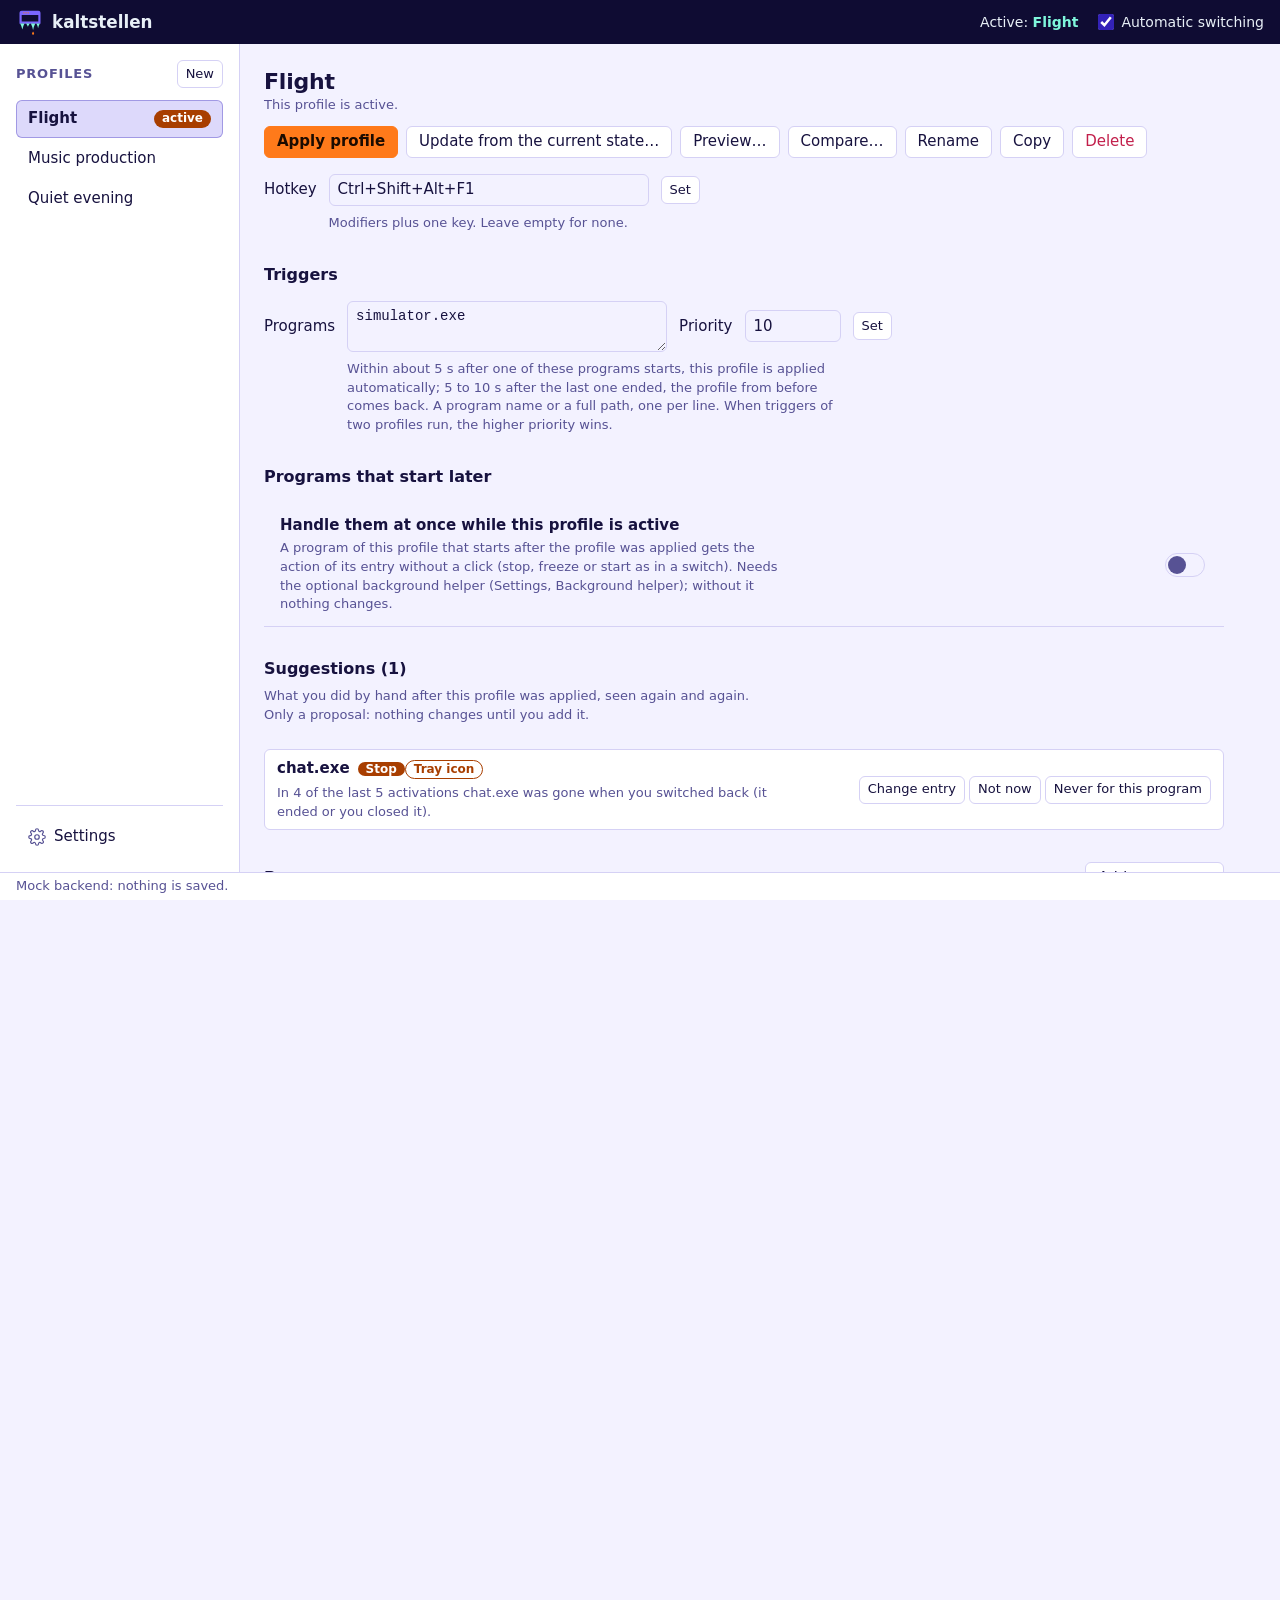
<file: ui/index.html>
<!doctype html>
<html lang="en">
<head>
  <meta charset="utf-8">
  <meta name="viewport" content="width=device-width, initial-scale=1">
  <title>kaltstellen</title>
  <link rel="icon" href="data:,">
  <link rel="stylesheet" href="css/tokens.css">
  <link rel="stylesheet" href="css/app.css">
  <link rel="stylesheet" href="css/settings.css">
  <script type="module" src="js/app.js"></script>
</head>
<body>
  <header class="topbar">
    <h1 class="brand"><img class="brand-mark" src="img/logo.svg" alt="" width="28" height="28">kaltstellen</h1>
    <p class="active-badge" id="active-badge" aria-live="polite"></p>
    <label class="autostart" id="automation-wrap">
      <input type="checkbox" id="automation" aria-describedby="automation-hint"> Automatic switching
      <span class="visually-hidden" id="automation-hint"></span>
    </label>
  </header>

  <div class="layout">
    <nav class="sidebar" aria-labelledby="profiles-title">
      <div class="sidebar-head">
        <h2 id="profiles-title">Profiles</h2>
        <button type="button" class="button small" id="new-profile">New</button>
      </div>
      <ul class="profile-list" id="profile-list"></ul>
      <div class="sidebar-foot">
        <button type="button" class="nav-button" id="open-settings" aria-current="false">
          <svg viewBox="0 0 24 24" aria-hidden="true"><circle cx="12" cy="12" r="3"/><path d="M19.4 15a1.7 1.7 0 0 0 .3 1.8l.1.1a2 2 0 1 1-2.8 2.8l-.1-.1a1.7 1.7 0 0 0-1.8-.3 1.7 1.7 0 0 0-1 1.5V21a2 2 0 1 1-4 0v-.1a1.7 1.7 0 0 0-1.1-1.5 1.7 1.7 0 0 0-1.8.3l-.1.1a2 2 0 1 1-2.8-2.8l.1-.1a1.7 1.7 0 0 0 .3-1.8 1.7 1.7 0 0 0-1.5-1H3a2 2 0 1 1 0-4h.1a1.7 1.7 0 0 0 1.5-1.1 1.7 1.7 0 0 0-.3-1.8l-.1-.1a2 2 0 1 1 2.8-2.8l.1.1a1.7 1.7 0 0 0 1.8.3H9a1.7 1.7 0 0 0 1-1.5V3a2 2 0 1 1 4 0v.1a1.7 1.7 0 0 0 1 1.5 1.7 1.7 0 0 0 1.8-.3l.1-.1a2 2 0 1 1 2.8 2.8l-.1.1a1.7 1.7 0 0 0-.3 1.8V9a1.7 1.7 0 0 0 1.5 1H21a2 2 0 1 1 0 4h-.1a1.7 1.7 0 0 0-1.5 1z"/></svg>
          Settings
          <span class="tag new" id="update-tag" hidden>update</span>
        </button>
      </div>
    </nav>

    <main class="detail" id="detail" tabindex="-1">
      <section class="empty" id="empty" hidden>
        <h2>No profile yet</h2>
        <p>Create a profile, then add the programs it should start, stop or freeze.</p>
      </section>

      <section id="profile" hidden aria-labelledby="profile-name">
        <div class="profile-head">
          <div>
            <h2 id="profile-name"></h2>
            <p class="hint" id="profile-meta"></p>
          </div>
          <div class="actions">
            <button type="button" class="button primary" id="apply">Apply profile</button>
            <button type="button" class="button" id="snapshot-update">Update from the current state…</button>
            <button type="button" class="button" id="preview">Preview…</button>
            <button type="button" class="button" id="compare">Compare…</button>
            <button type="button" class="button" id="rename">Rename</button>
            <button type="button" class="button" id="copy">Copy</button>
            <button type="button" class="button danger" id="delete">Delete</button>
          </div>
        </div>

        <form class="hotkey" id="hotkey-form">
          <label for="hotkey">Hotkey</label>
          <input id="hotkey" name="hotkey" placeholder="for example Ctrl+Shift+Alt+F1" autocomplete="off" spellcheck="false" aria-describedby="hotkey-help">
          <button type="submit" class="button small">Set</button>
          <p class="hint" id="hotkey-help">Modifiers plus one key. Leave empty for none.</p>
        </form>

        <div class="section-head">
          <h3 id="triggers-title">Triggers</h3>
        </div>
        <form class="triggers" id="triggers-form" aria-labelledby="triggers-title">
          <label for="triggers">Programs</label>
          <textarea id="triggers" rows="2" spellcheck="false" autocomplete="off" placeholder="for example simulator.exe" aria-describedby="triggers-help"></textarea>
          <label for="priority">Priority</label>
          <input id="priority" type="number" step="1" value="0" inputmode="numeric">
          <button type="submit" class="button small">Set</button>
          <p class="hint" id="triggers-help">Within about 5 s after one of these programs starts, this profile is applied automatically; 5 to 10 s after the last one ended, the profile from before comes back. A program name or a full path, one per line. When triggers of two profiles run, the higher priority wins.</p>
        </form>

        <div class="section-head">
          <h3 id="watch-title">Programs that start later</h3>
        </div>
        <div class="row" id="watch-row">
          <div><label class="label" for="watch">Handle them at once while this profile is active</label>
            <p class="hint" id="watch-help">A program of this profile that starts after the profile was applied gets the action of its entry without a click (stop, freeze or start as in a switch). Needs the optional background helper (Settings, Background helper); without it nothing changes.</p></div>
          <input type="checkbox" class="switch" id="watch" role="switch" aria-describedby="watch-help">
        </div>

        <section class="card" id="suggestions-card" aria-labelledby="suggestions-title" hidden>
          <div class="section-head">
            <h3 id="suggestions-title">Suggestions</h3>
          </div>
          <p class="hint">What you did by hand after this profile was applied, seen again and again. Only a proposal: nothing changes until you add it.</p>
          <ul class="suggestions" id="suggestions"></ul>
        </section>

        <div class="section-head">
          <h3>Programs</h3>
          <button type="button" class="button" id="add-program">Add program…</button>
        </div>
        <p class="hint">Or drop .exe files from Explorer onto this window.</p>
        <p class="hint">Click an action per program, or select rows to set several at once. Keys: Up and Down, 1 to 4 for the action, Space to select, Delete to remove.</p>
        <div class="bulk-bar" id="entries-bulk" hidden>
          <strong id="entries-count" role="status">0 selected</strong>
          <span class="hint">For all:</span>
          <span class="seg" id="entries-bulk-actions" role="group" aria-label="Action for the selected programs">
            <button type="button" data-a="ignore">Ignore</button>
            <button type="button" data-a="suspend">Freeze</button>
            <button type="button" data-a="stop">Stop</button>
            <button type="button" data-a="start">Start</button>
          </span>
          <button type="button" class="chip" id="entries-trim-on">Trim on</button>
          <button type="button" class="chip" id="entries-trim-off">Trim off</button>
          <span class="spacer"></span>
          <button type="button" class="button small danger" id="entries-remove">Remove</button>
          <button type="button" class="button small" id="entries-clear">Clear selection</button>
        </div>
        <table class="table" id="entries">
          <caption class="visually-hidden">Programs of the profile</caption>
          <thead><tr><th scope="col" class="mark"><input type="checkbox" id="entries-all" aria-label="Select all programs"></th><th scope="col">Program</th><th scope="col">Action</th><th scope="col">Options</th><th scope="col"><span class="visually-hidden">Commands</span></th></tr></thead>
          <tbody></tbody>
        </table>
        <p class="undo-bar" id="entries-undo" role="status" hidden><span id="entries-undo-text"></span> <button type="button" class="button small" id="entries-undo-button">Undo</button></p>
        <p class="hint" id="entries-empty" hidden>No programs yet. Programs without an entry are left as they are.</p>

        <div class="section-head">
          <h3 id="services-title">Services</h3>
        </div>
        <p class="hint" id="services-help">Windows services this profile stops while it is active (they start again when you switch back to neutral) or starts. Needs the optional background helper with the services role; without it a switch reports the step as not done. Use the short key name, for example Spooler.</p>
        <ul class="services" id="services" aria-labelledby="services-title"></ul>
        <form class="service-add" id="service-form">
          <label for="service-name">Service</label>
          <input id="service-name" name="service" placeholder="for example Spooler" autocomplete="off" spellcheck="false" maxlength="256">
          <label for="service-action" class="visually-hidden">Action</label>
          <select id="service-action"><option value="stop">Stop</option><option value="start">Start</option></select>
          <button type="submit" class="button small">Add</button>
        </form>

        <div class="section-head">
          <h3>Unassigned programs</h3>
          <button type="button" class="button small" id="refresh-unassigned">Refresh</button>
        </div>
        <p class="hint">Running programs without an entry in this profile.</p>
        <p class="hint started-note" id="unassigned-started" role="status" hidden></p>
        <table class="table" id="unassigned">
          <caption class="visually-hidden">Unassigned programs</caption>
          <thead><tr><th scope="col">Program</th><th scope="col">Seen</th><th scope="col"><span class="visually-hidden">Commands</span></th></tr></thead>
          <tbody></tbody>
        </table>
        <p class="hint" id="unassigned-empty" hidden>Nothing unassigned.</p>
      </section>

      <div class="settings" id="settings" hidden>
        <nav class="settings-nav" aria-label="Settings sections">
          <button type="button" data-section="general" aria-current="true">General</button>
          <button type="button" data-section="defaults" aria-current="false">Program defaults</button>
          <button type="button" data-section="profiles" aria-current="false">Profiles</button>
          <button type="button" data-section="updates" aria-current="false">Updates</button>
          <button type="button" data-section="helper" aria-current="false">Background helper</button>
          <button type="button" data-section="files" aria-current="false">Files and data</button>
          <button type="button" data-section="about" aria-current="false">About</button>
        </nav>

        <div class="settings-body">
          <h2 class="visually-hidden" id="settings-title" tabindex="-1">Settings</h2>

          <section class="group" id="general" aria-labelledby="g-general">
            <header><h3 id="g-general">General</h3></header>
            <div class="rows">
              <div class="row" id="autostart-row">
                <div><label class="label" for="autostart">Start at sign-in</label>
                  <p class="hint">Starts the tray when you sign in to Windows. It never applies a profile by itself.</p></div>
                <input type="checkbox" class="switch" id="autostart" role="switch">
              </div>
              <div class="row" id="automation-row">
                <div><label class="label" for="automation-setting">Automatic switching</label>
                  <p class="hint" id="automation-setting-hint">Applies a profile when one of its trigger programs starts, and goes back when the last one has ended. Off pauses all triggers.</p></div>
                <input type="checkbox" class="switch" id="automation-setting" role="switch" aria-describedby="automation-setting-hint">
              </div>
              <div class="row" id="notify-new-row">
                <div><label class="label" for="notify-new-setting">Tell me about new programs</label>
                  <p class="hint" id="notify-new-setting-hint">While a profile is active, shows a notification when a program without an entry in it starts and keeps running, and points at it in this window. Needs the optional helper (process events); without it nothing is announced. Only the name and folder of the program are used.</p></div>
                <input type="checkbox" class="switch" id="notify-new-setting" role="switch" aria-describedby="notify-new-setting-hint">
              </div>
              <div class="row" id="learn-row">
                <div><label class="label" for="learn-setting">Suggestions from use</label>
                  <p class="hint" id="learn-setting-hint">Compares the running programs when a profile was applied with the ones when you switch next, and proposes entries for what you keep doing by hand. Nothing runs in between; no window titles or command lines are kept. Off records nothing.</p></div>
                <input type="checkbox" class="switch" id="learn-setting" role="switch" aria-describedby="learn-setting-hint">
              </div>
            </div>
          </section>

          <section class="group" id="defaults" aria-labelledby="g-defaults">
            <header>
              <h3 id="g-defaults">Program defaults</h3>
              <p>Used by every program entry that does not say otherwise. Each entry can override them in its own dialog. Stored in <span class="mono">config.toml</span>, section <span class="mono">[settings]</span>.</p>
            </header>
            <form id="defaults-form" class="group" novalidate>
              <div class="rows">
                <div class="row">
                  <div><label class="label" for="d-action">Default action</label>
                    <p class="hint">For entries that name no action. Starting a program is never a default.</p></div>
                  <select id="d-action">
                    <option value="suspend">Suspend (freeze)</option>
                    <option value="stop">Stop</option>
                    <option value="ignore">Ignore</option>
                  </select>
                </div>
                <div class="row">
                  <div><label class="label" for="d-trim">Move frozen programs out of RAM</label>
                    <p class="hint">Trims the working set of a frozen program. Frees memory, resuming takes a moment longer.</p></div>
                  <input type="checkbox" class="switch" id="d-trim" role="switch">
                </div>
                <div class="row">
                  <div><label class="label" for="d-minimize">Minimise windows before freezing</label>
                    <p class="hint">Avoids “not responding” ghost windows.</p></div>
                  <input type="checkbox" class="switch" id="d-minimize" role="switch">
                </div>
                <div class="row">
                  <div><label class="label" for="d-timeout">Time to close a program</label>
                    <p class="hint">How long a stopped program gets to close before its “if it does not close in time” choice applies.</p></div>
                  <span><input type="number" id="d-timeout" min="1" max="300" step="1" inputmode="numeric"><span class="unit">seconds</span></span>
                </div>
              </div>
              <div class="save-bar">
                <p class="hint" id="defaults-state" role="status"></p>
                <button type="button" class="button" id="defaults-reset" disabled>Revert</button>
                <button type="submit" class="button primary" id="defaults-save" disabled>Save defaults</button>
              </div>
            </form>
          </section>

          <section class="group" id="profiles" aria-labelledby="g-profiles">
            <header>
              <h3 id="g-profiles">Profiles</h3>
              <p>Hotkey, trigger programs and priority belong to a profile. Here they are side by side; change them in the profile.</p>
            </header>
            <table class="table" id="settings-profiles">
              <caption class="visually-hidden">Hotkey and triggers of every profile</caption>
              <thead><tr><th scope="col">Profile</th><th scope="col">Hotkey</th><th scope="col">Triggers</th><th scope="col" class="num">Priority</th><th scope="col"><span class="visually-hidden">Commands</span></th></tr></thead>
              <tbody></tbody>
            </table>
            <p class="hint">Neutral is built in: it has no entries and brings everything back.</p>
          </section>

          <section class="group" id="updates" aria-labelledby="g-updates">
            <header>
              <h3 id="g-updates">Updates</h3>
              <p>kaltstellen asks GitHub Releases at most once a day. An update never thaws or disturbs your work: it installs only while Neutral is active.</p>
            </header>
            <div class="rows">
              <div class="row">
                <div><p class="label"><span id="update-version"></span> <span class="status-pill" id="update-pill"></span></p>
                  <p class="hint" id="update-state" aria-live="polite"></p></div>
                <div class="actions">
                  <button type="button" class="button" id="check-updates">Check now</button>
                  <button type="button" class="button primary" id="install-update" hidden>Install</button>
                </div>
              </div>
              <div class="row" id="row-mode">
                <div><p class="label" id="mode-label">How to update</p>
                  <p class="hint"><strong>Automatic</strong> checks and installs. <strong>Ask me</strong> checks and reports. <strong>Off</strong> never connects.</p></div>
                <div class="segmented" role="radiogroup" aria-labelledby="mode-label" id="update-mode">
                  <label><input type="radio" name="update-mode" value="auto"><span>Automatic</span></label>
                  <label><input type="radio" name="update-mode" value="manual"><span>Ask me</span></label>
                  <label><input type="radio" name="update-mode" value="off"><span>Off</span></label>
                </div>
              </div>
              <div class="row locked" id="update-locked" hidden>
                <div><p class="label">Set by your system</p>
                  <p class="hint">The environment variable <span class="mono">KALTSTELLEN_UPDATE</span> decides the mode here. Remove it to choose in this window.</p></div>
                <span class="status-pill warn">Locked</span>
              </div>
            </div>
          </section>

          <section class="group" id="helper" aria-labelledby="g-helper">
            <header>
              <h3 id="g-helper">Background helper</h3>
              <p>Optional. kaltstellen works completely without it, also as a portable copy. Installing it needs administrator rights once; the window itself stays unelevated.</p>
            </header>
            <div class="rows">
              <div class="row">
                <div><p class="label">Helper service <span class="status-pill" id="helper-pill"></span></p>
                  <p class="hint" id="helper-state" aria-live="polite"></p>
                  <ul class="hint" id="helper-notes"></ul></div>
                <div class="actions">
                  <button type="button" class="button small" id="helper-refresh">Refresh</button>
                  <button type="button" class="button small primary" id="helper-install">Install</button>
                  <button type="button" class="button small" id="helper-uninstall" hidden>Remove</button>
                </div>
              </div>
            </div>
            <p class="hint">Install and Remove open a console window and then Windows asks for administrator rights. Use Refresh when that window is closed.</p>
          </section>

          <section class="group" id="files" aria-labelledby="g-files">
            <header>
              <h3 id="g-files">Files and data</h3>
              <p>Everything stays on this computer. The log never leaves it.</p>
            </header>
            <div class="rows">
              <div class="row">
                <div><p class="label">Configuration <span class="where">config.toml</span></p>
                  <p class="mono" id="file-config"></p>
                  <p class="hint">Profiles and entries. Edit it by hand or in this window; the file stays the source.</p></div>
                <div class="pathrow">
                  <button type="button" class="button small" id="open-config-folder">Open folder</button>
                  <button type="button" class="button small" id="reload-config">Reload</button>
                </div>
              </div>
              <div class="row">
                <div><p class="label">Saved settings <span class="where">settings.json</span></p>
                  <p class="mono" id="file-settings"></p>
                  <p class="hint" id="last-profile-hint">Update mode, paused automatic switching and the profile that was active when you signed out.</p></div>
                <button type="button" class="button small" id="forget-last">Forget last profile</button>
              </div>
              <div class="row">
                <div><p class="label">Learned from use <span class="where">usage.json</span></p>
                  <p class="hint">Counters per profile and program, local only.</p></div>
                <button type="button" class="button small" id="forget-learned">Forget what was learned</button>
              </div>
              <div class="row">
                <div><p class="label">Log <span class="where">kaltstellen.log</span></p>
                  <p class="mono" id="file-log"></p>
                  <p class="hint">Rotates at 1 MB and keeps three files.</p></div>
                <div class="pathrow">
                  <button type="button" class="button small" id="open-log">Open log</button>
                  <button type="button" class="button small" id="open-log-folder">Open folder</button>
                </div>
              </div>
            </div>
          </section>

          <section class="group" id="about" aria-labelledby="g-about">
            <header><h3 id="g-about">About</h3></header>
            <div class="rows">
              <div class="row">
                <div><p class="label" id="about-version"></p>
                  <p class="hint">Switches between app profiles by freezing, stopping and starting programs. MIT or Apache-2.0.</p></div>
              </div>
            </div>
          </section>
        </div>
      </div>
    </main>
  </div>

  <footer class="statusbar">
    <p id="status" role="status" aria-live="polite"></p>
  </footer>

  <dialog id="name-dialog" aria-labelledby="name-title">
    <form method="dialog" id="name-form">
      <h2 id="name-title">Profile name</h2>
      <label for="name-input">Name</label>
      <input id="name-input" required autocomplete="off" maxlength="200">
      <p class="error" id="name-error" role="alert"></p>
      <div class="dialog-actions">
        <button type="button" class="button" data-close>Cancel</button>
        <button type="submit" class="button primary" id="name-ok">OK</button>
      </div>
    </form>
  </dialog>

  <dialog id="confirm-dialog" aria-labelledby="confirm-title" aria-describedby="confirm-text">
    <form method="dialog">
      <h2 id="confirm-title">Please confirm</h2>
      <p id="confirm-text"></p>
      <div class="dialog-actions">
        <button type="button" class="button" data-close>Cancel</button>
        <button type="button" class="button primary" id="confirm-ok">Yes</button>
      </div>
    </form>
  </dialog>

  <dialog id="entry-dialog" class="wide" aria-labelledby="entry-title">
    <form method="dialog" id="entry-form">
      <h2 id="entry-title">Program</h2>
      <div class="grid">
        <label for="e-exe">Program</label>
        <input id="e-exe" required autocomplete="off" spellcheck="false">
        <label for="e-path">Path</label>
        <input id="e-path" autocomplete="off" spellcheck="false" placeholder="optional, full path">
        <label for="e-action">Action</label>
        <select id="e-action">
          <option value="start">Start</option>
          <option value="stop">Stop</option>
          <option value="suspend">Suspend</option>
          <option value="ignore">Ignore</option>
        </select>
      </div>
      <p class="hint" id="e-suggest" hidden><span id="e-suggest-text"></span> <button type="button" class="button small" id="e-suggest-use">Use suggestion</button></p>
      <fieldset class="options" data-for="stop">
        <legend>When stopping</legend>
        <label for="e-timeout">If it does not close in time</label>
        <select id="e-timeout">
          <option value="kill">End it</option>
          <option value="keep">Leave it running and report</option>
        </select>
        <label class="check"><input type="checkbox" id="e-restart"> Start it again on Neutral</label>
      </fieldset>
      <fieldset class="options" data-for="launch">
        <legend>Starting</legend>
        <button type="button" class="button small" id="e-detect" title="Take the path and arguments from the running program">Detect from running program</button>
        <label for="e-args">Arguments, one per line</label>
        <textarea id="e-args" rows="3" spellcheck="false"></textarea>
        <label for="e-cwd">Working folder</label>
        <input id="e-cwd" autocomplete="off" spellcheck="false" placeholder="optional, full path">
      </fieldset>
      <fieldset class="options" data-for="suspend">
        <legend>When freezing</legend>
        <label class="check"><input type="checkbox" id="e-trim"> Move its memory out of RAM (trim)</label>
      </fieldset>
      <fieldset class="options warn" data-for="confirm">
        <legend>Warn list</legend>
        <p id="e-warn"></p>
        <label class="check"><input type="checkbox" id="e-confirmed"> I confirm that kaltstellen may touch it</label>
      </fieldset>
      <p class="error" id="entry-error" role="alert"></p>
      <div class="dialog-actions">
        <button type="button" class="button" data-close>Cancel</button>
        <button type="submit" class="button primary">Save</button>
      </div>
    </form>
  </dialog>

  <dialog id="new-dialog" aria-labelledby="new-title">
    <form method="dialog">
      <h2 id="new-title">New profile</h2>
      <p class="hint">Start with nothing, or from the programs that run or are held right now.</p>
      <div class="dialog-actions">
        <button type="button" class="button" data-close>Cancel</button>
        <span class="spacer"></span>
        <button type="button" class="button" id="new-empty">Empty profile</button>
        <button type="button" class="button" id="new-template">From a template…</button>
        <button type="button" class="button primary" id="new-snapshot">From the current state…</button>
      </div>
    </form>
  </dialog>

  <dialog id="template-dialog" class="wide" aria-labelledby="template-title">
    <form method="dialog">
      <h2 id="template-title">New profile from a template</h2>
      <p class="hint">A template sets actions by kind of program, for the programs found on this computer. You check and change every row before anything is created. It sets no hotkey, no triggers and starts nothing.</p>
      <div id="template-list"></div>
      <p class="error" id="template-error" role="alert"></p>
      <div class="dialog-actions">
        <button type="button" class="button" data-close>Cancel</button>
      </div>
    </form>
  </dialog>

  <dialog id="snapshot-dialog" class="xwide" aria-labelledby="snapshot-title">
    <form method="dialog" id="snapshot-form">
      <h2 id="snapshot-title">From the current state</h2>
      <div id="snapshot-name-row">
        <label for="snapshot-name">Name of the new profile</label>
        <input id="snapshot-name" autocomplete="off" maxlength="200">
      </div>
      <p class="hint" id="snapshot-existing" hidden></p>
      <div class="compare-head">
        <button type="button" class="button small" id="snapshot-suggestions">Use suggestions</button>
        <button type="button" class="button small" id="snapshot-everything">Everything as it is now</button>
        <button type="button" class="button small" id="snapshot-clear">Clear</button>
        <button type="button" class="button small" id="snapshot-all">Select all shown</button>
        <button type="button" class="button small" id="snapshot-kinds-toggle" aria-expanded="false" aria-controls="snapshot-kinds">Choose by kind…</button>
        <button type="button" class="button small" id="snapshot-refresh">Refresh</button>
        <button type="button" class="button small" id="snapshot-measure">Measure again</button>
        <label class="inline"><input type="checkbox" id="snapshot-heavy"> Heavy only</label>
        <label class="inline"><input type="checkbox" id="snapshot-tray"> Tray icon only</label>
        <label class="inline"><input type="checkbox" id="snapshot-sort"> Sort by load</label>
        <label class="inline"><input type="checkbox" id="snapshot-sortkind"> Sort by kind</label>
        <label class="inline"><input type="checkbox" id="snapshot-background"> Show background programs</label>
      </div>
      <div class="kinds-panel" id="snapshot-kinds" hidden></div>
      <div class="bulk-bar" id="snapshot-bulk" hidden>
        <strong id="snapshot-bulk-count" role="status"></strong>
        <span class="hint">For all selected:</span>
        <span class="seg" id="snapshot-bulk-actions">
          <button type="button" data-a="none">Not in profile</button><button type="button" data-a="ignore">Leave as it is</button><button type="button" data-a="suspend">Freeze</button><button type="button" data-a="stop">Stop</button><button type="button" data-a="start">Keep running</button>
        </span>
        <button type="button" class="button small" id="snapshot-unmark">Clear selection</button>
      </div>
      <div class="scroll" id="snapshot-groups"></div>
      <p class="hint" id="snapshot-measuring" aria-live="polite"></p>
      <p class="hint">Load is an average over a short measurement, not a peak. I/O counts files, pipes and network together; connections only show that a program talks to the network, not how much. Arguments and working folders are not taken: kaltstellen does not read the command lines of running programs. Programs without a known path can only be left as they are.</p>
      <p class="error" id="snapshot-error" role="alert"></p>
      <div class="dialog-actions">
        <button type="button" class="button" data-close>Cancel</button>
        <span class="spacer"></span>
        <button type="submit" class="button primary" id="snapshot-ok">Create profile</button>
      </div>
    </form>
  </dialog>

  <dialog id="preview-dialog" class="xwide" aria-labelledby="preview-title">
    <form method="dialog">
      <h2 id="preview-title">Preview</h2>
      <p class="hint" id="preview-summary" aria-live="polite"></p>
      <div id="preview-problems"></div>
      <div class="scroll">
        <table class="table" id="preview-table">
          <caption class="visually-hidden">What the switch would do, in the order it does it</caption>
          <thead><tr><th scope="col">Step</th><th scope="col">Program</th><th scope="col">What would happen</th></tr></thead>
          <tbody></tbody>
        </table>
      </div>
      <p class="hint">Nothing has been changed. Programs started or closed since this moment can change the result.</p>
      <p class="error" id="preview-error" role="alert"></p>
      <div class="dialog-actions">
        <button type="button" class="link" id="preview-nochange"></button>
        <span class="spacer"></span>
        <button type="button" class="button primary" id="preview-apply">Apply anyway</button>
        <button type="button" class="button" data-close>Close</button>
      </div>
    </form>
  </dialog>

  <dialog id="compare-dialog" class="xwide" aria-labelledby="compare-title">
    <form method="dialog">
      <h2 id="compare-title">Compare profiles</h2>
      <div class="compare-head">
        <span id="compare-a"></span>
        <label for="compare-with">with</label>
        <select id="compare-with"></select>
      </div>
      <p class="hint" id="compare-summary" aria-live="polite"></p>
      <div class="scroll">
        <table class="table" id="compare-table">
          <caption class="visually-hidden">Differences between two profiles</caption>
          <thead><tr><th scope="col">Program</th><th scope="col" id="compare-col-a"></th><th scope="col" id="compare-col-b"></th><th scope="col">Difference</th><th scope="col"><span class="visually-hidden">Commands</span></th></tr></thead>
          <tbody></tbody>
        </table>
      </div>
      <p class="hint" id="compare-meta"></p>
      <p class="error" id="compare-error" role="alert"></p>
      <div class="dialog-actions">
        <button type="button" class="link" id="compare-identical"></button>
        <span class="spacer"></span>
        <button type="button" class="button" data-close>Close</button>
      </div>
    </form>
  </dialog>

  <dialog id="add-dialog" class="wide" aria-labelledby="add-title">
    <form method="dialog">
      <h2 id="add-title">Add a program</h2>
      <p class="hint">Choose a running program, or an executable file, or drop .exe files here.</p>
      <div class="scroll">
        <table class="table" id="running">
          <caption class="visually-hidden">Running programs</caption>
          <thead><tr><th scope="col">Program</th><th scope="col" class="num">Memory</th><th scope="col">Load</th><th scope="col">Protection</th><th scope="col"><span class="visually-hidden">Commands</span></th></tr></thead>
          <tbody></tbody>
        </table>
      </div>
      <p class="error" id="add-error" role="alert"></p>
      <div class="dialog-actions">
        <button type="button" class="button" id="pick-file">Choose executable…</button>
        <span class="spacer"></span>
        <button type="button" class="button" data-close>Close</button>
      </div>
    </form>
  </dialog>
</body>
</html>
</file>
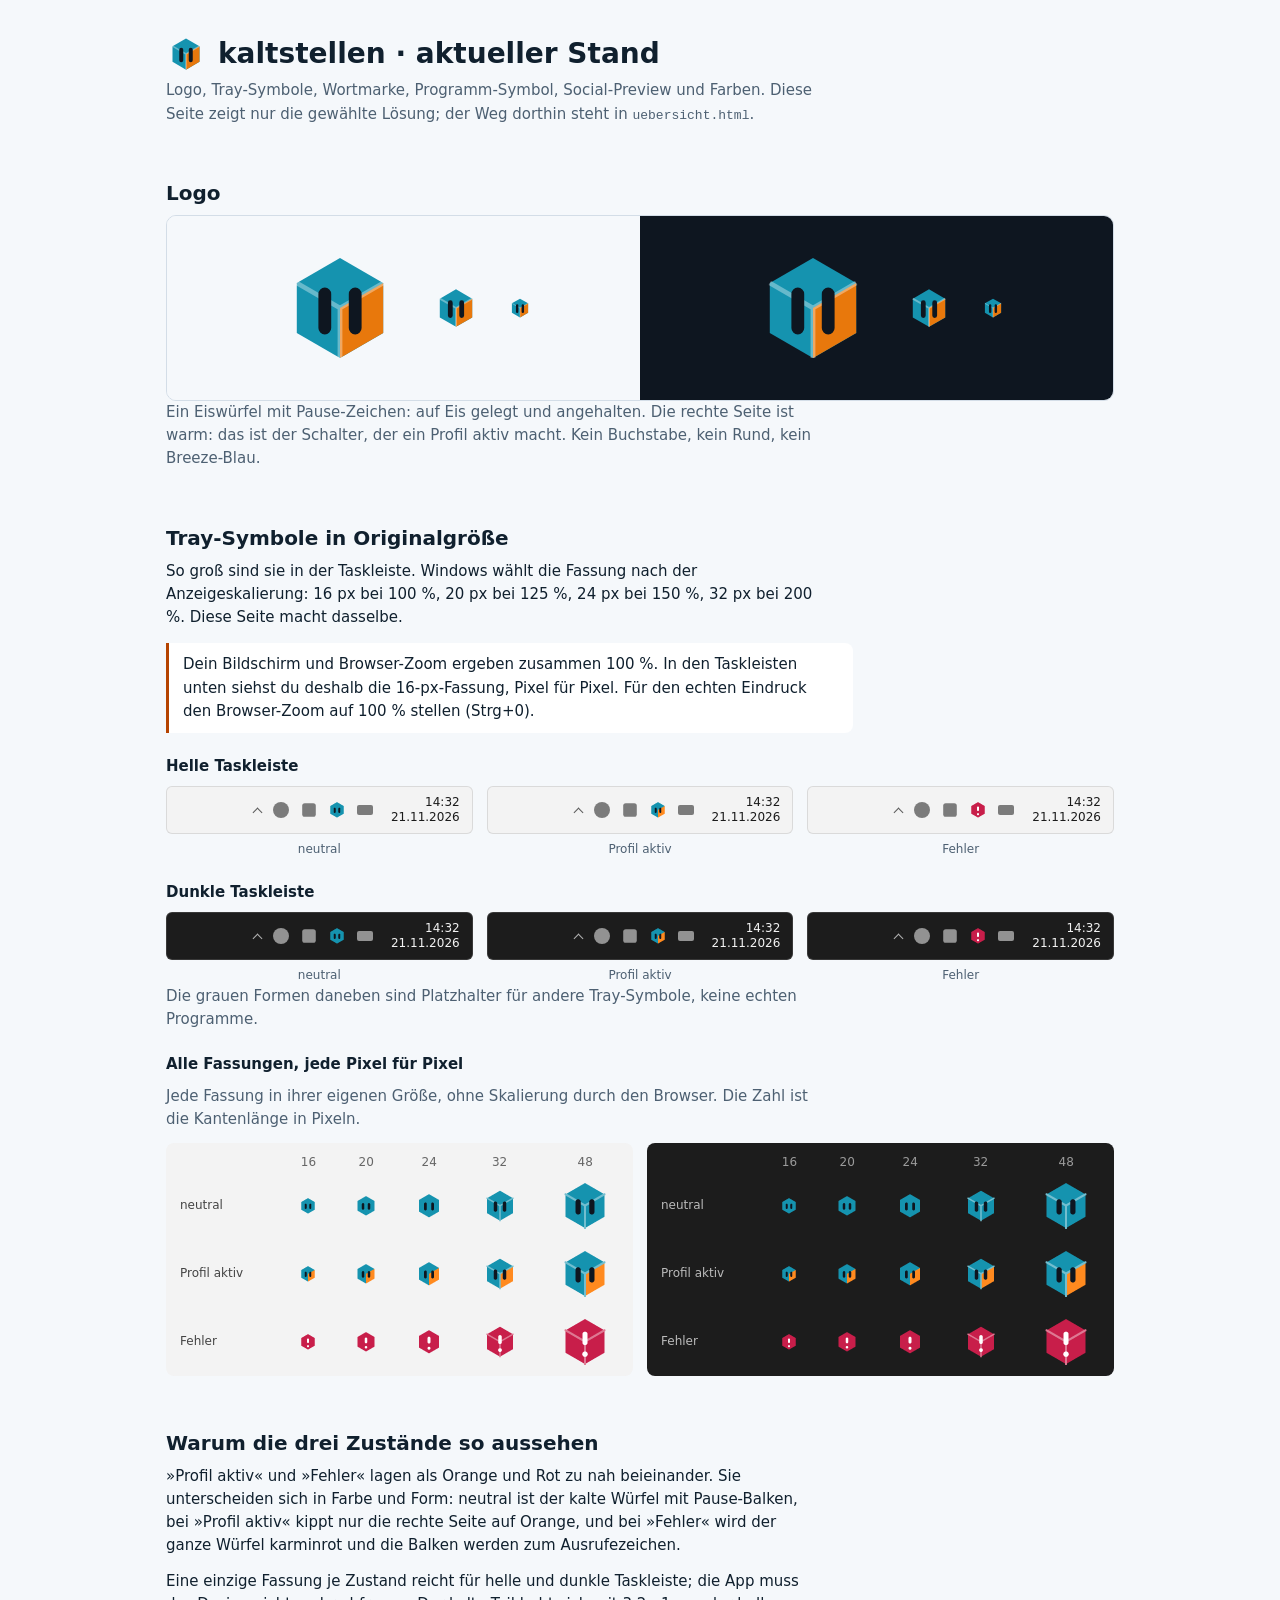
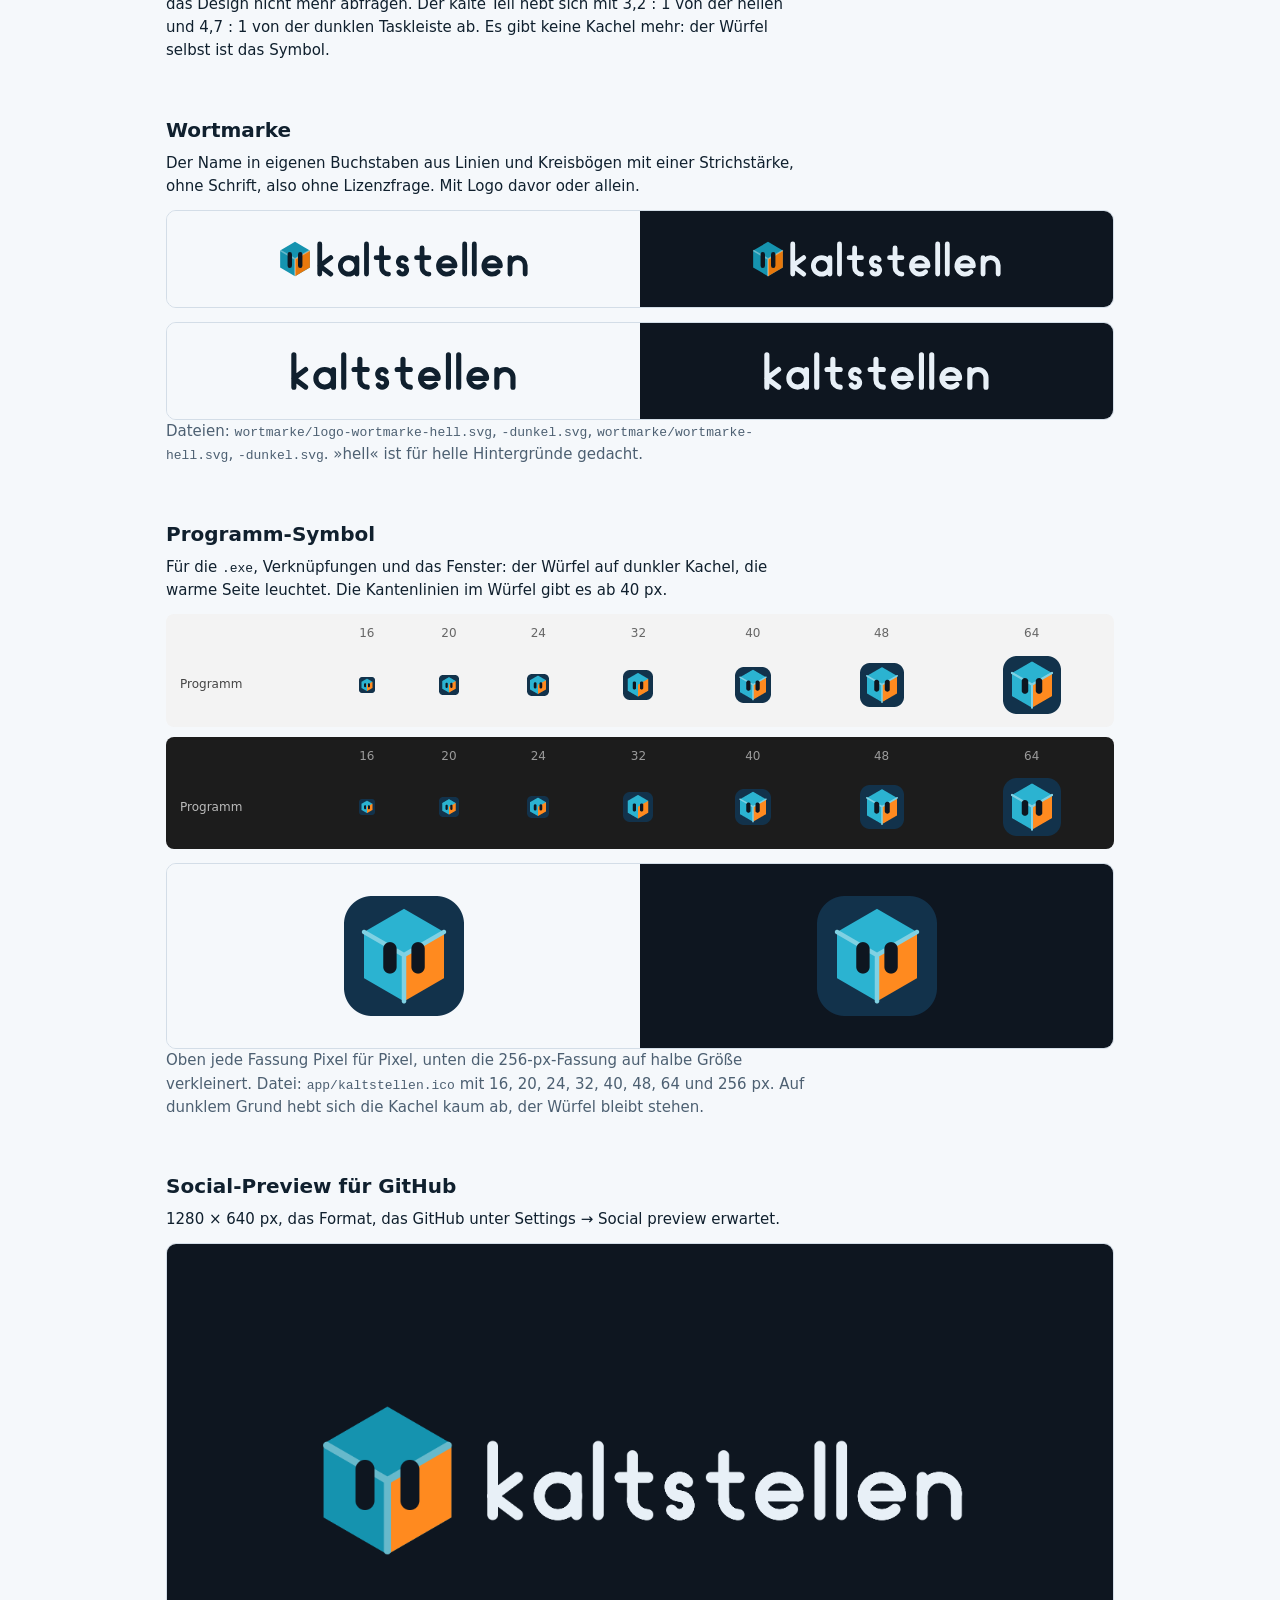
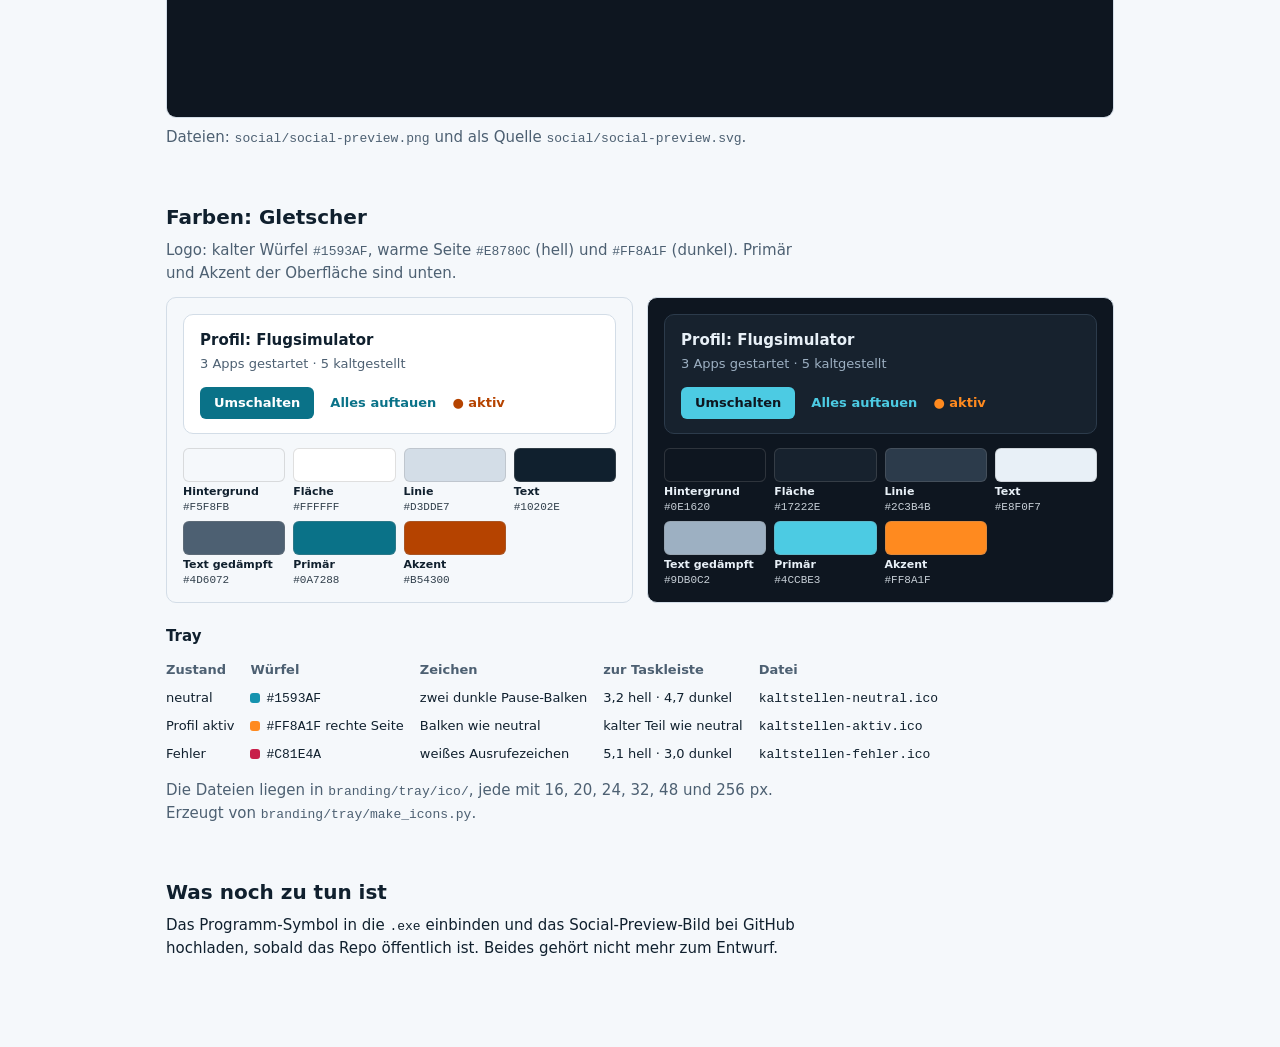
<file: branding/aktueller-stand.html>
<!doctype html><html lang="de"><head><meta charset="utf-8"><meta name="viewport" content="width=device-width,initial-scale=1">
<title>kaltstellen · aktueller Stand</title>
<style>
:root{--bg:#F5F8FB;--surface:#fff;--border:#D3DDE7;--text:#10202E;--muted:#4D6072;--primary:#0A7288;--accent:#B54300}
@media (prefers-color-scheme:dark){:root{--bg:#0E1620;--surface:#17222E;--border:#2C3B4B;--text:#E8F0F7;--muted:#9DB0C2;--primary:#4CCBE3;--accent:#FF8A1F}}
*{box-sizing:border-box}
body{margin:0;background:var(--bg);color:var(--text);font:15px/1.55 "Segoe UI",system-ui,-apple-system,sans-serif}
main{max-width:980px;margin:0 auto;padding:32px 16px 72px}
h1{font-size:28px;margin:0 0 4px;display:flex;align-items:center;gap:12px}
h2{font-size:20px;margin:52px 0 6px}h3{font-size:15px;margin:22px 0 8px}
p{margin:0 0 12px;max-width:68ch}.lead{color:var(--muted)}
code{font:13px ui-monospace,Consolas,monospace}
.box{background:var(--surface);border:1px solid var(--border);border-radius:12px;padding:18px;margin:14px 0}
.pair{display:grid;grid-template-columns:1fr 1fr;border-radius:10px;overflow:hidden;border:1px solid var(--border)}
.pair>div{padding:28px 16px;display:flex;align-items:center;justify-content:center;gap:28px;flex-wrap:wrap}
.l{background:#F5F8FB;color:#4D6072}.d{background:#0E1620;color:#9DB0C2}
.note{background:var(--surface);border-left:3px solid var(--accent);padding:10px 14px;border-radius:0 8px 8px 0;margin:14px 0;max-width:72ch}
.bars{display:grid;grid-template-columns:repeat(3,minmax(0,1fr));gap:14px}
.tb-wrap{margin:0}.tb-wrap figcaption{font-size:12px;color:var(--muted);margin-top:6px;text-align:center}
.tb{height:48px;display:flex;align-items:center;justify-content:flex-end;gap:12px;padding:0 12px;border-radius:6px;overflow:hidden}
.tb.light{background:#F3F3F3;color:#1b1b1b;border:1px solid #0000001a}.tb.dark{background:#1C1C1C;color:#f2f2f2;border:1px solid #ffffff1f}
.tb .clock{font-size:12px;line-height:1.3;text-align:right;margin-left:6px;white-space:nowrap}
.ph{width:16px;height:16px;flex:none;opacity:.55;background:currentColor}
.ph.c{border-radius:50%}.ph.s{border-radius:3px;transform:scale(.85)}.ph.b{height:10px;border-radius:2px;align-self:center}
.chev{width:7px;height:7px;border:solid currentColor;border-width:1.5px 0 0 1.5px;transform:rotate(45deg);margin-top:4px;opacity:.7;flex:none}
img.ti{display:block;flex:none;image-rendering:pixelated}
table.sizes{border-collapse:collapse;border-radius:8px;overflow:hidden;width:100%}
table.sizes.light{background:#F3F3F3;color:#444}table.sizes.dark{background:#1C1C1C;color:#bbb}
table.sizes td,table.sizes th{padding:10px 14px;text-align:center;vertical-align:middle;font-size:12px;font-weight:400}
table.sizes th{text-align:left;white-space:nowrap}table.sizes td img{margin:0 auto}
table.sizes .hd td{padding-bottom:0;opacity:.8}
.two{display:grid;grid-template-columns:1fr 1fr;gap:14px}.two>*{min-width:0}
.demo{border-radius:10px;padding:16px;border:1px solid var(--border)}
.demo.l{background:#F5F8FB;color:#10202E}.demo.d{background:#0E1620;color:#E8F0F7}
.dc{border-radius:10px;padding:14px 16px;display:flex;flex-direction:column;gap:2px}
.demo.l .dc{background:#fff;border:1px solid #D3DDE7}.demo.d .dc{background:#17222E;border:1px solid #2C3B4B}
.dc span{font-size:13px}.demo.l .dc span{color:#4D6072}.demo.d .dc span{color:#9DB0C2}
.row{display:flex;align-items:center;gap:16px;margin-top:10px;font-size:13px;font-weight:600;flex-wrap:wrap}
.row button{font:inherit;border:0;border-radius:6px;padding:6px 14px}
.demo.l button{background:#0A7288;color:#fff}.demo.d button{background:#4CCBE3;color:#0E1620}
.demo.l a{color:#0A7288}.demo.d a{color:#4CCBE3}.row em{font-style:normal}.demo.l em{color:#B54300}.demo.d em{color:#FF8A1F}
.sws{display:grid;grid-template-columns:repeat(auto-fill,minmax(84px,1fr));gap:8px;margin-top:14px}
.sw{font-size:11px;display:flex;flex-direction:column;gap:1px}.sw i{display:block;height:34px;border-radius:6px;border:1px solid #8884}
.sw b{font-weight:600}.sw code{font-size:11px;opacity:.85}
table.t{border-collapse:collapse;font-size:13px}table.t td,table.t th{padding:4px 16px 4px 0;text-align:left;vertical-align:top}table.t th{color:var(--muted);font-weight:600}
.wm{display:block;height:44px;width:auto;max-width:100%}.wmp>div{padding:26px 16px}
.dot{display:inline-block;width:10px;height:10px;border-radius:3px;margin-right:6px;vertical-align:-1px}
@media (max-width:720px){.pair,.two,.bars{grid-template-columns:1fr}}
</style></head><body><main>
<h1><svg width="40" height="40" viewBox="0 0 32 32" aria-hidden="true"><path d="M16 3.5 26.8 9.75 26.8 22.25 16 28.5 5.2 22.25 5.2 9.75Z" fill="#1593AF"/><path d="M16 16 26.8 9.75 26.8 22.25 16 28.5Z" fill="#E8780C"/><path d="M5.2 9.75 16 16l10.8-6.25M16 16v12.5" fill="none" stroke="#fff" stroke-opacity=".35" stroke-width="1.2" stroke-linejoin="round"/><path d="M12.2 12.5v8.5M19.8 12.5v8.5" fill="none" stroke="#0E1620" stroke-width="3.2" stroke-linecap="round"/></svg> kaltstellen · aktueller Stand</h1>
<p class="lead">Logo, Tray-Symbole, Wortmarke, Programm-Symbol, Social-Preview und Farben. Diese Seite zeigt nur die gewählte Lösung; der Weg dorthin steht in <code>uebersicht.html</code>.</p>

<h2>Logo</h2>
<div class="pair"><div class="l"><svg width="128" height="128" viewBox="0 0 32 32" aria-hidden="true"><path d="M16 3.5 26.8 9.75 26.8 22.25 16 28.5 5.2 22.25 5.2 9.75Z" fill="#1593AF"/><path d="M16 16 26.8 9.75 26.8 22.25 16 28.5Z" fill="#E8780C"/><path d="M5.2 9.75 16 16l10.8-6.25M16 16v12.5" fill="none" stroke="#fff" stroke-opacity=".35" stroke-width="1.2" stroke-linejoin="round"/><path d="M12.2 12.5v8.5M19.8 12.5v8.5" fill="none" stroke="#0E1620" stroke-width="3.2" stroke-linecap="round"/></svg><svg width="48" height="48" viewBox="0 0 32 32" aria-hidden="true"><path d="M16 3.5 26.8 9.75 26.8 22.25 16 28.5 5.2 22.25 5.2 9.75Z" fill="#1593AF"/><path d="M16 16 26.8 9.75 26.8 22.25 16 28.5Z" fill="#E8780C"/><path d="M5.2 9.75 16 16l10.8-6.25M16 16v12.5" fill="none" stroke="#fff" stroke-opacity=".35" stroke-width="1.2" stroke-linejoin="round"/><path d="M12.2 12.5v8.5M19.8 12.5v8.5" fill="none" stroke="#0E1620" stroke-width="3.2" stroke-linecap="round"/></svg><svg width="24" height="24" viewBox="0 0 32 32" aria-hidden="true"><path d="M16 3.5 26.8 9.75 26.8 22.25 16 28.5 5.2 22.25 5.2 9.75Z" fill="#1593AF"/><path d="M16 16 26.8 9.75 26.8 22.25 16 28.5Z" fill="#E8780C"/><path d="M5.2 9.75 16 16l10.8-6.25M16 16v12.5" fill="none" stroke="#fff" stroke-opacity=".35" stroke-width="1.2" stroke-linejoin="round"/><path d="M12.2 12.5v8.5M19.8 12.5v8.5" fill="none" stroke="#0E1620" stroke-width="3.2" stroke-linecap="round"/></svg></div><div class="d"><svg width="128" height="128" viewBox="0 0 32 32" aria-hidden="true"><path d="M16 3.5 26.8 9.75 26.8 22.25 16 28.5 5.2 22.25 5.2 9.75Z" fill="#1593AF"/><path d="M16 16 26.8 9.75 26.8 22.25 16 28.5Z" fill="#E8780C"/><path d="M5.2 9.75 16 16l10.8-6.25M16 16v12.5" fill="none" stroke="#fff" stroke-opacity=".35" stroke-width="1.2" stroke-linejoin="round"/><path d="M12.2 12.5v8.5M19.8 12.5v8.5" fill="none" stroke="#0E1620" stroke-width="3.2" stroke-linecap="round"/></svg><svg width="48" height="48" viewBox="0 0 32 32" aria-hidden="true"><path d="M16 3.5 26.8 9.75 26.8 22.25 16 28.5 5.2 22.25 5.2 9.75Z" fill="#1593AF"/><path d="M16 16 26.8 9.75 26.8 22.25 16 28.5Z" fill="#E8780C"/><path d="M5.2 9.75 16 16l10.8-6.25M16 16v12.5" fill="none" stroke="#fff" stroke-opacity=".35" stroke-width="1.2" stroke-linejoin="round"/><path d="M12.2 12.5v8.5M19.8 12.5v8.5" fill="none" stroke="#0E1620" stroke-width="3.2" stroke-linecap="round"/></svg><svg width="24" height="24" viewBox="0 0 32 32" aria-hidden="true"><path d="M16 3.5 26.8 9.75 26.8 22.25 16 28.5 5.2 22.25 5.2 9.75Z" fill="#1593AF"/><path d="M16 16 26.8 9.75 26.8 22.25 16 28.5Z" fill="#E8780C"/><path d="M5.2 9.75 16 16l10.8-6.25M16 16v12.5" fill="none" stroke="#fff" stroke-opacity=".35" stroke-width="1.2" stroke-linejoin="round"/><path d="M12.2 12.5v8.5M19.8 12.5v8.5" fill="none" stroke="#0E1620" stroke-width="3.2" stroke-linecap="round"/></svg></div></div>
<p class="lead">Ein Eiswürfel mit Pause-Zeichen: auf Eis gelegt und angehalten. Die rechte Seite ist warm: das ist der Schalter, der ein Profil aktiv macht. Kein Buchstabe, kein Rund, kein Breeze-Blau.</p>

<h2>Tray-Symbole in Originalgröße</h2>
<p>So groß sind sie in der Taskleiste. Windows wählt die Fassung nach der Anzeigeskalierung: 16 px bei 100 %, 20 px bei 125 %, 24 px bei 150 %, 32 px bei 200 %. Diese Seite macht dasselbe.</p>
<p class="note" id="dpr">Die Seite zeigt die 16-px-Fassung.</p>
<h3>Helle Taskleiste</h3>
<div class="bars"><figure class="tb-wrap"><div class="tb light">
  <span class="chev"></span><span class="ph c"></span><span class="ph s"></span><img class="ti" data-state="neutral" data-n="16" width="16" height="16" alt="" src="[data-uri]"><span class="ph b"></span>
  <span class="clock">14:32<br>21.11.2026</span></div><figcaption>neutral</figcaption></figure><figure class="tb-wrap"><div class="tb light">
  <span class="chev"></span><span class="ph c"></span><span class="ph s"></span><img class="ti" data-state="aktiv" data-n="16" width="16" height="16" alt="" src="[data-uri]"><span class="ph b"></span>
  <span class="clock">14:32<br>21.11.2026</span></div><figcaption>Profil aktiv</figcaption></figure><figure class="tb-wrap"><div class="tb light">
  <span class="chev"></span><span class="ph c"></span><span class="ph s"></span><img class="ti" data-state="fehler" data-n="16" width="16" height="16" alt="" src="[data-uri]"><span class="ph b"></span>
  <span class="clock">14:32<br>21.11.2026</span></div><figcaption>Fehler</figcaption></figure></div>
<h3>Dunkle Taskleiste</h3>
<div class="bars"><figure class="tb-wrap"><div class="tb dark">
  <span class="chev"></span><span class="ph c"></span><span class="ph s"></span><img class="ti" data-state="neutral" data-n="16" width="16" height="16" alt="" src="[data-uri]"><span class="ph b"></span>
  <span class="clock">14:32<br>21.11.2026</span></div><figcaption>neutral</figcaption></figure><figure class="tb-wrap"><div class="tb dark">
  <span class="chev"></span><span class="ph c"></span><span class="ph s"></span><img class="ti" data-state="aktiv" data-n="16" width="16" height="16" alt="" src="[data-uri]"><span class="ph b"></span>
  <span class="clock">14:32<br>21.11.2026</span></div><figcaption>Profil aktiv</figcaption></figure><figure class="tb-wrap"><div class="tb dark">
  <span class="chev"></span><span class="ph c"></span><span class="ph s"></span><img class="ti" data-state="fehler" data-n="16" width="16" height="16" alt="" src="[data-uri]"><span class="ph b"></span>
  <span class="clock">14:32<br>21.11.2026</span></div><figcaption>Fehler</figcaption></figure></div>
<p class="lead">Die grauen Formen daneben sind Platzhalter für andere Tray-Symbole, keine echten Programme.</p>

<h3>Alle Fassungen, jede Pixel für Pixel</h3>
<p class="lead">Jede Fassung in ihrer eigenen Größe, ohne Skalierung durch den Browser. Die Zahl ist die Kantenlänge in Pixeln.</p>
<div class="two"><table class="sizes light"><tr class="hd"><th></th><td>16</td><td>20</td><td>24</td><td>32</td><td>48</td></tr><tr><th>neutral</th><td><img class="ti" data-state="neutral" data-n="16" width="16" height="16" alt="" src="[data-uri]"></td><td><img class="ti" data-state="neutral" data-n="20" width="20" height="20" alt="" src="[data-uri]"></td><td><img class="ti" data-state="neutral" data-n="24" width="24" height="24" alt="" src="[data-uri]"></td><td><img class="ti" data-state="neutral" data-n="32" width="32" height="32" alt="" src="[data-uri]"></td><td><img class="ti" data-state="neutral" data-n="48" width="48" height="48" alt="" src="[data-uri]"></td></tr><tr><th>Profil aktiv</th><td><img class="ti" data-state="aktiv" data-n="16" width="16" height="16" alt="" src="[data-uri]"></td><td><img class="ti" data-state="aktiv" data-n="20" width="20" height="20" alt="" src="[data-uri]"></td><td><img class="ti" data-state="aktiv" data-n="24" width="24" height="24" alt="" src="[data-uri]"></td><td><img class="ti" data-state="aktiv" data-n="32" width="32" height="32" alt="" src="[data-uri]"></td><td><img class="ti" data-state="aktiv" data-n="48" width="48" height="48" alt="" src="[data-uri]"></td></tr><tr><th>Fehler</th><td><img class="ti" data-state="fehler" data-n="16" width="16" height="16" alt="" src="[data-uri]"></td><td><img class="ti" data-state="fehler" data-n="20" width="20" height="20" alt="" src="[data-uri]"></td><td><img class="ti" data-state="fehler" data-n="24" width="24" height="24" alt="" src="[data-uri]"></td><td><img class="ti" data-state="fehler" data-n="32" width="32" height="32" alt="" src="[data-uri]"></td><td><img class="ti" data-state="fehler" data-n="48" width="48" height="48" alt="" src="[data-uri]"></td></tr></table><table class="sizes dark"><tr class="hd"><th></th><td>16</td><td>20</td><td>24</td><td>32</td><td>48</td></tr><tr><th>neutral</th><td><img class="ti" data-state="neutral" data-n="16" width="16" height="16" alt="" src="[data-uri]"></td><td><img class="ti" data-state="neutral" data-n="20" width="20" height="20" alt="" src="[data-uri]"></td><td><img class="ti" data-state="neutral" data-n="24" width="24" height="24" alt="" src="[data-uri]"></td><td><img class="ti" data-state="neutral" data-n="32" width="32" height="32" alt="" src="[data-uri]"></td><td><img class="ti" data-state="neutral" data-n="48" width="48" height="48" alt="" src="[data-uri]"></td></tr><tr><th>Profil aktiv</th><td><img class="ti" data-state="aktiv" data-n="16" width="16" height="16" alt="" src="[data-uri]"></td><td><img class="ti" data-state="aktiv" data-n="20" width="20" height="20" alt="" src="[data-uri]"></td><td><img class="ti" data-state="aktiv" data-n="24" width="24" height="24" alt="" src="[data-uri]"></td><td><img class="ti" data-state="aktiv" data-n="32" width="32" height="32" alt="" src="[data-uri]"></td><td><img class="ti" data-state="aktiv" data-n="48" width="48" height="48" alt="" src="[data-uri]"></td></tr><tr><th>Fehler</th><td><img class="ti" data-state="fehler" data-n="16" width="16" height="16" alt="" src="[data-uri]"></td><td><img class="ti" data-state="fehler" data-n="20" width="20" height="20" alt="" src="[data-uri]"></td><td><img class="ti" data-state="fehler" data-n="24" width="24" height="24" alt="" src="[data-uri]"></td><td><img class="ti" data-state="fehler" data-n="32" width="32" height="32" alt="" src="[data-uri]"></td><td><img class="ti" data-state="fehler" data-n="48" width="48" height="48" alt="" src="[data-uri]"></td></tr></table></div>

<h2>Warum die drei Zustände so aussehen</h2>
<p>»Profil aktiv« und »Fehler« lagen als Orange und Rot zu nah beieinander. Sie unterscheiden sich in Farbe und Form: neutral ist der kalte Würfel mit Pause-Balken, bei »Profil aktiv« kippt nur die rechte Seite auf Orange, und bei »Fehler« wird der ganze Würfel karminrot und die Balken werden zum Ausrufezeichen.</p>
<p>Eine einzige Fassung je Zustand reicht für helle und dunkle Taskleiste; die App muss das Design nicht mehr abfragen. Der kalte Teil hebt sich mit 3,2 : 1 von der hellen und 4,7 : 1 von der dunklen Taskleiste ab. Es gibt keine Kachel mehr: der Würfel selbst ist das Symbol.</p>

<h2>Wortmarke</h2>
<p>Der Name in eigenen Buchstaben aus Linien und Kreisbögen mit einer Strichstärke, ohne Schrift, also ohne Lizenzfrage. Mit Logo davor oder allein.</p>
<div class="pair wmp"><div class="l"><svg class="wm" xmlns="http://www.w3.org/2000/svg" viewBox="0 0 189.4 32" role="img" aria-label="kaltstellen">
  <path d="M16 3.5 26.8 9.75 26.8 22.25 16 28.5 5.2 22.25 5.2 9.75Z" fill="#1593AF"/><path d="M16 16 26.8 9.75 26.8 22.25 16 28.5Z" fill="#E8780C"/><path d="M5.2 9.75 16 16l10.8-6.25M16 16v12.5" fill="none" stroke="#fff" stroke-opacity=".35" stroke-width="1.2" stroke-linejoin="round"/><path d="M12.2 12.5v8.5M19.8 12.5v8.5" fill="none" stroke="#0E1620" stroke-width="3.2" stroke-linecap="round"/>
  <g transform="translate(34 -1)"><g fill="none" stroke-width="3.5" stroke-linecap="round" stroke-linejoin="round"><path d="M0 6L0 28M0 22L8 16M0 22L8 28M27 22A6 6 0 1 1 15 22A6 6 0 1 1 27 22M27 16L27 28M34 6L34 28M45 9L45 23M45.00 23.00A5 5 0 0 0 50.00 28.00M41 16L50 16M62.80 17.50A3 3 0 1 0 60.20 22.00M60.20 22.00A3 3 0 1 1 57.60 26.50M74.4 9L74.4 23M74.40 23.00A5 5 0 0 0 79.40 28.00M70.4 16L79.4 16M86.4 22L98.4 22M98.40 22.00A6 6 0 1 0 96.64 26.24M105.4 6L105.4 28M112.4 6L112.4 28M119.4 22L131.4 22M131.40 22.00A6 6 0 1 0 129.64 26.24M138.4 16L138.4 28M138.40 21.50A5.5 5.5 0 0 1 149.40 21.50M149.4 21.5L149.4 28" stroke="#10202E"/></g></g>
</svg>
</div><div class="d"><svg class="wm" xmlns="http://www.w3.org/2000/svg" viewBox="0 0 189.4 32" role="img" aria-label="kaltstellen">
  <path d="M16 3.5 26.8 9.75 26.8 22.25 16 28.5 5.2 22.25 5.2 9.75Z" fill="#1593AF"/><path d="M16 16 26.8 9.75 26.8 22.25 16 28.5Z" fill="#E8780C"/><path d="M5.2 9.75 16 16l10.8-6.25M16 16v12.5" fill="none" stroke="#fff" stroke-opacity=".35" stroke-width="1.2" stroke-linejoin="round"/><path d="M12.2 12.5v8.5M19.8 12.5v8.5" fill="none" stroke="#0E1620" stroke-width="3.2" stroke-linecap="round"/>
  <g transform="translate(34 -1)"><g fill="none" stroke-width="3.5" stroke-linecap="round" stroke-linejoin="round"><path d="M0 6L0 28M0 22L8 16M0 22L8 28M27 22A6 6 0 1 1 15 22A6 6 0 1 1 27 22M27 16L27 28M34 6L34 28M45 9L45 23M45.00 23.00A5 5 0 0 0 50.00 28.00M41 16L50 16M62.80 17.50A3 3 0 1 0 60.20 22.00M60.20 22.00A3 3 0 1 1 57.60 26.50M74.4 9L74.4 23M74.40 23.00A5 5 0 0 0 79.40 28.00M70.4 16L79.4 16M86.4 22L98.4 22M98.40 22.00A6 6 0 1 0 96.64 26.24M105.4 6L105.4 28M112.4 6L112.4 28M119.4 22L131.4 22M131.40 22.00A6 6 0 1 0 129.64 26.24M138.4 16L138.4 28M138.40 21.50A5.5 5.5 0 0 1 149.40 21.50M149.4 21.5L149.4 28" stroke="#E8F0F7"/></g></g>
</svg>
</div></div>
<div class="pair wmp" style="margin-top:14px"><div class="l"><svg class="wm" xmlns="http://www.w3.org/2000/svg" viewBox="-4 2 157.4 30" role="img" aria-label="kaltstellen">
  <g fill="none" stroke-width="3.5" stroke-linecap="round" stroke-linejoin="round"><path d="M0 6L0 28M0 22L8 16M0 22L8 28M27 22A6 6 0 1 1 15 22A6 6 0 1 1 27 22M27 16L27 28M34 6L34 28M45 9L45 23M45.00 23.00A5 5 0 0 0 50.00 28.00M41 16L50 16M62.80 17.50A3 3 0 1 0 60.20 22.00M60.20 22.00A3 3 0 1 1 57.60 26.50M74.4 9L74.4 23M74.40 23.00A5 5 0 0 0 79.40 28.00M70.4 16L79.4 16M86.4 22L98.4 22M98.40 22.00A6 6 0 1 0 96.64 26.24M105.4 6L105.4 28M112.4 6L112.4 28M119.4 22L131.4 22M131.40 22.00A6 6 0 1 0 129.64 26.24M138.4 16L138.4 28M138.40 21.50A5.5 5.5 0 0 1 149.40 21.50M149.4 21.5L149.4 28" stroke="#10202E"/></g>
</svg>
</div><div class="d"><svg class="wm" xmlns="http://www.w3.org/2000/svg" viewBox="-4 2 157.4 30" role="img" aria-label="kaltstellen">
  <g fill="none" stroke-width="3.5" stroke-linecap="round" stroke-linejoin="round"><path d="M0 6L0 28M0 22L8 16M0 22L8 28M27 22A6 6 0 1 1 15 22A6 6 0 1 1 27 22M27 16L27 28M34 6L34 28M45 9L45 23M45.00 23.00A5 5 0 0 0 50.00 28.00M41 16L50 16M62.80 17.50A3 3 0 1 0 60.20 22.00M60.20 22.00A3 3 0 1 1 57.60 26.50M74.4 9L74.4 23M74.40 23.00A5 5 0 0 0 79.40 28.00M70.4 16L79.4 16M86.4 22L98.4 22M98.40 22.00A6 6 0 1 0 96.64 26.24M105.4 6L105.4 28M112.4 6L112.4 28M119.4 22L131.4 22M131.40 22.00A6 6 0 1 0 129.64 26.24M138.4 16L138.4 28M138.40 21.50A5.5 5.5 0 0 1 149.40 21.50M149.4 21.5L149.4 28" stroke="#E8F0F7"/></g>
</svg>
</div></div>
<p class="lead">Dateien: <code>wortmarke/logo-wortmarke-hell.svg</code>, <code>-dunkel.svg</code>, <code>wortmarke/wortmarke-hell.svg</code>, <code>-dunkel.svg</code>. »hell« ist für helle Hintergründe gedacht.</p>

<h2>Programm-Symbol</h2>
<p>Für die <code>.exe</code>, Verknüpfungen und das Fenster: der Würfel auf dunkler Kachel, die warme Seite leuchtet. Die Kantenlinien im Würfel gibt es ab 40 px.</p>
<div style="display:grid;gap:10px"><table class="sizes light"><tr class="hd"><th></th><td>16</td><td>20</td><td>24</td><td>32</td><td>40</td><td>48</td><td>64</td></tr><tr><th>Programm</th><td><img class="ti" data-state="app" data-n="16" width="16" height="16" alt="" src="[data-uri]"></td><td><img class="ti" data-state="app" data-n="20" width="20" height="20" alt="" src="[data-uri]"></td><td><img class="ti" data-state="app" data-n="24" width="24" height="24" alt="" src="[data-uri]"></td><td><img class="ti" data-state="app" data-n="32" width="32" height="32" alt="" src="[data-uri]"></td><td><img class="ti" data-state="app" data-n="40" width="40" height="40" alt="" src="[data-uri]"></td><td><img class="ti" data-state="app" data-n="48" width="48" height="48" alt="" src="[data-uri]"></td><td><img class="ti" data-state="app" data-n="64" width="64" height="64" alt="" src="[data-uri]"></td></tr></table><table class="sizes dark"><tr class="hd"><th></th><td>16</td><td>20</td><td>24</td><td>32</td><td>40</td><td>48</td><td>64</td></tr><tr><th>Programm</th><td><img class="ti" data-state="app" data-n="16" width="16" height="16" alt="" src="[data-uri]"></td><td><img class="ti" data-state="app" data-n="20" width="20" height="20" alt="" src="[data-uri]"></td><td><img class="ti" data-state="app" data-n="24" width="24" height="24" alt="" src="[data-uri]"></td><td><img class="ti" data-state="app" data-n="32" width="32" height="32" alt="" src="[data-uri]"></td><td><img class="ti" data-state="app" data-n="40" width="40" height="40" alt="" src="[data-uri]"></td><td><img class="ti" data-state="app" data-n="48" width="48" height="48" alt="" src="[data-uri]"></td><td><img class="ti" data-state="app" data-n="64" width="64" height="64" alt="" src="[data-uri]"></td></tr></table></div>
<div class="pair" style="margin-top:14px"><div class="l"><img alt="" width="128" height="128" src="[data-uri]"></div><div class="d"><img alt="" width="128" height="128" src="[data-uri]"></div></div>
<p class="lead">Oben jede Fassung Pixel für Pixel, unten die 256-px-Fassung auf halbe Größe verkleinert. Datei: <code>app/kaltstellen.ico</code> mit 16, 20, 24, 32, 40, 48, 64 und 256 px. Auf dunklem Grund hebt sich die Kachel kaum ab, der Würfel bleibt stehen.</p>

<h2>Social-Preview für GitHub</h2>
<p>1280 × 640 px, das Format, das GitHub unter Settings → Social preview erwartet.</p>
<img alt="Social-Preview: Logo und Wortmarke auf dunklem Grund" style="display:block;width:100%;height:auto;border-radius:10px;border:1px solid var(--border)" width="1280" height="640" src="[data-uri]">
<p class="lead" style="margin-top:8px">Dateien: <code>social/social-preview.png</code> und als Quelle <code>social/social-preview.svg</code>.</p>

<h2>Farben: Gletscher</h2>
<p class="lead">Logo: kalter Würfel <code>#1593AF</code>, warme Seite <code>#E8780C</code> (hell) und <code>#FF8A1F</code> (dunkel). Primär und Akzent der Oberfläche sind unten.</p>
<div class="two"><div class="demo l"><div class="dc"><strong>Profil: Flugsimulator</strong><span>3 Apps gestartet · 5 kaltgestellt</span>
<div class="row"><button>Umschalten</button><a>Alles auftauen</a><em>● aktiv</em></div></div>
<div class="sws"><div class="sw"><i style="background:#F5F8FB"></i><b>Hintergrund</b><code>#F5F8FB</code></div><div class="sw"><i style="background:#FFFFFF"></i><b>Fläche</b><code>#FFFFFF</code></div><div class="sw"><i style="background:#D3DDE7"></i><b>Linie</b><code>#D3DDE7</code></div><div class="sw"><i style="background:#10202E"></i><b>Text</b><code>#10202E</code></div><div class="sw"><i style="background:#4D6072"></i><b>Text gedämpft</b><code>#4D6072</code></div><div class="sw"><i style="background:#0A7288"></i><b>Primär</b><code>#0A7288</code></div><div class="sw"><i style="background:#B54300"></i><b>Akzent</b><code>#B54300</code></div></div></div><div class="demo d"><div class="dc"><strong>Profil: Flugsimulator</strong><span>3 Apps gestartet · 5 kaltgestellt</span>
<div class="row"><button>Umschalten</button><a>Alles auftauen</a><em>● aktiv</em></div></div>
<div class="sws"><div class="sw"><i style="background:#0E1620"></i><b>Hintergrund</b><code>#0E1620</code></div><div class="sw"><i style="background:#17222E"></i><b>Fläche</b><code>#17222E</code></div><div class="sw"><i style="background:#2C3B4B"></i><b>Linie</b><code>#2C3B4B</code></div><div class="sw"><i style="background:#E8F0F7"></i><b>Text</b><code>#E8F0F7</code></div><div class="sw"><i style="background:#9DB0C2"></i><b>Text gedämpft</b><code>#9DB0C2</code></div><div class="sw"><i style="background:#4CCBE3"></i><b>Primär</b><code>#4CCBE3</code></div><div class="sw"><i style="background:#FF8A1F"></i><b>Akzent</b><code>#FF8A1F</code></div></div></div></div>
<h3>Tray</h3>
<table class="t"><tr><th>Zustand</th><th>Würfel</th><th>Zeichen</th><th>zur Taskleiste</th><th>Datei</th></tr>
<tr><td>neutral</td><td><span class="dot" style="background:#1593AF"></span><code>#1593AF</code></td><td>zwei dunkle Pause-Balken</td><td>3,2 hell · 4,7 dunkel</td><td><code>kaltstellen-neutral.ico</code></td></tr>
<tr><td>Profil aktiv</td><td><span class="dot" style="background:#FF8A1F"></span><code>#FF8A1F</code> rechte Seite</td><td>Balken wie neutral</td><td>kalter Teil wie neutral</td><td><code>kaltstellen-aktiv.ico</code></td></tr>
<tr><td>Fehler</td><td><span class="dot" style="background:#C81E4A"></span><code>#C81E4A</code></td><td>weißes Ausrufezeichen</td><td>5,1 hell · 3,0 dunkel</td><td><code>kaltstellen-fehler.ico</code></td></tr></table>
<p class="lead" style="margin-top:10px">Die Dateien liegen in <code>branding/tray/ico/</code>, jede mit 16, 20, 24, 32, 48 und 256 px. Erzeugt von <code>branding/tray/make_icons.py</code>.</p>

<h2>Was noch zu tun ist</h2>
<p>Das Programm-Symbol in die <code>.exe</code> einbinden und das Social-Preview-Bild bei GitHub hochladen, sobald das Repo öffentlich ist. Beides gehört nicht mehr zum Entwurf.</p>
</main>
<script>
const ICONS = {"neutral": {"16": "iVBORw0KGgoAAAANSUhEUgAAABAAAAAQCAYAAAAf8/9hAAAAr0lEQVR42mNgwAFEJ68XAOL5UCzAQAoAamgA4vdA/B+KQewGYjQ6APF9JI3oGCTngE2jAhDvx6MRHYPUKiAbQIpmuCE4DRAu6f4v2r0MoRjIBosRYwBIIZ+Ywn9B1zC4YhAbJIZmCH4DBExd4IpB7CFkgEjz3P98cpr/hWIK4IpBbJAYSA6XAevJiMb16ImpAC354sIgNQX4MlA/Hs39RGUsLEkbNemSkCsDQBifGgB0nHLuyKEg4AAAAABJRU5ErkJggg==", "20": "iVBORw0KGgoAAAANSUhEUgAAABQAAAAUCAYAAACNiR0NAAAAxElEQVR42mNgIABEJ69XAOL5UKzAQC4AahYA4gYgfg/E/6H4PVRMgFTDAoD4PpJB6BgkF0CMQQZAvB+PQegYpNYAl/fmk2AQOp6PEgzQcPlPIW6gr4ECpi7/+XWt/4t2L0OIA9kgMZAcSQYKl3T/5xNTAGMQm5D4qIGYBorUTCFoIEgNSbEs6BsPxsSKoxuYQIV0mICe/RxIzMfI+dkBXwGRgFZk4cLvMVxFRFmIM5uRXCYildbrkQxaT1GpjRa+DsSoBQA7PE15ZLLwLQAAAABJRU5ErkJggg==", "24": "iVBORw0KGgoAAAANSUhEUgAAABgAAAAYCAYAAADgdz34AAAA5ElEQVR42mNgIBKITl4vAMT9UCzAQE0ANLAAiN8D8X8oBrELqGGwAxCfRzIYHYPkHMgxWAGI1+MxGB2D1CoQG84NJBiMjhtwxg9QIgGI71NgOAyDzEjAZsF/auLBYYFI89z/QiEZYJoUOaIt4Fcz+s8npvBfwNYXQw4kBpIDqSHbApABYAtMXTAtAIrB5EctGMIW0DwVgdN6TMF/0e5lmIYAxUBypOSD+1TMyfdxFXgNaBULqRikt4GYIns+GYbPJ6kqhdZm+4kweD9ZtRoR9QT2cp9MS9BrugaqtyyQ6moFUvQAALs4Ja6QWY3UAAAAAElFTkSuQmCC", "32": "iVBORw0KGgoAAAANSUhEUgAAACAAAAAgCAYAAABzenr0AAAB20lEQVR42u1XPUvDQBjOL5DSDxdBu4gIDi46SofuOoiDOHQQdKhQ0KXQIahbhyIWHcRmEIqTpYhIKZpBxEFKfkJ/gj/h9Z6z0fRM0uQuaUE8eOB4732f58ldEt7TNIWROW8lAG0SgwmXGD4GKI1TOMfQZyABiOXiFM4ytFyERSAnG6UwzlkPICxCV34/GEFhcMYkCdQWZM/ZVBAWYY58Pw6frRwDntiIUFiEAQ1ouRmoMdDO/RstNR4jFwcnuKEBLdddQNJe550nbdy90MxFW1kYHOACJ7ih4Xf2vCh/a9JBt8eBuay4F89IA27O5ytnlNzcp/TJtacg1pCDXL+dDGTAxsLVA6032jQ1nf3C7CJlqs3fBlgMa3YealDrxhnKAJA6qv4YYFg9vRx6KswRc+agxotP2cB2/Yaf61rziQNzxMZmYK5co632q/1J8TliYzNgk+O7Bvxy/g38DQPpSn2I3P4ZOQ0gNpTDaiIzACR3y5RYyVOqePwdcxrgu8DWkINcPy4pA24QDQSFnwE9TAckYQDcepAe0IjBgBGqRwzSlgU0YCq164PGtC9hoC/VkIZpzX0M6LFc2cTLiYuBaC8lI94Py2HAivVa5jWK3Z4FaJMarBdYBlQ4PgFiM2y25mxGuAAAAABJRU5ErkJggg==", "48": "iVBORw0KGgoAAAANSUhEUgAAADAAAAAwCAYAAABXAvmHAAACp0lEQVR42u2aPUscQRjH7xPExbcmImtloYFrAgERrrAQ0U4EwUJDOFMksKCNncRS0EIQQVRQEMXiUFEjBy4WGhKR+wj5CPsRxvnLjoyzb7Nvs3OwC//mbp5n/r/ZeWaPfa5SKS//q2erYVI1XJntZNygWqVyqIgrx/3M0N38PNV/zrgofDevo/EqlR1iXBTGVnXZLgcxjIs6KGxb+ezzpHqtD5XGaxH7PKmQs5b3sWjnYNyvPsys9/mmAuOiNlPXh3ssOgWY5+tD/thdumtVqez6738WDWwVaFxUC57gDR7DADCIQAvXf8nw/k3h5uEBXpgveAwDMGYvHhs/m89vATPnD2Rg51K5ccyJuZkPeII3eIw83/2Cx05s8nH7PHfjmANzBSziquwDyvf2Ld4+kS9HzdzMIzfmCNnG8QD4xPyKzF3+IYO7V5kZRy7k5O94wEIlA2C3duLsni8mMrpxSIzRKWJ8HiNdP35JG8ZYxCAWOficmCNkqyYH4IsLq1U/vSXd5hD50Gu+SQYCY/gY5EAu5JQ4LNIDMPV/XX5nBMKqRsVhjBiHXJJ3LzuAzunvHiODtcnAlWR3DmPEOOTSBkDcy2LtaA3QNzLuOU3E0wtjtAVgNSCe5/zzw68GtANgxy4D4I/FtgGAGEDUKVQClAAlQBEA31a8APTHWSQAHeMBoLmUA/SsH5OOTyPvf8wtr0cCYAwfgxzIpR7Aheics163QPfanud7PwAIYxGD2BjmcwCIUBBACkkBWBoDWFm951cNEL+vENBpUQ2QvrPD9bpUAzSyfslbi/u6MSFAK+/X7NIvfGMCOMr6Z1x9ZAVQTAczqukhAWBr0UMOajuFAOTbTkoBYvH14QPgSD+MdGi9CgDFtVSTNr85gGqlHS9q3oHKv76EXC/TRCbpIz+DewAAAABJRU5ErkJggg=="}, "aktiv": {"16": "iVBORw0KGgoAAAANSUhEUgAAABAAAAAQCAYAAAAf8/9hAAAA5UlEQVR42mNgwAFEJ68XAOL5UCzAQAoAamgA4vdA/B+KQewGYjQ6APF9JI3oGCTngE2jAhDvx6MRHYPUKiAbQIrm/3ETmv7f6DHfj9MA4ZLu/6LdyxCagGyQmOPEKf+P9Dj//98lD8LYDQAp5BNT+C/oGgY3AMQGiR3OlYdpJmyAgKkLmF/dX/DfxkSTfANAir2MFehogEjz3P98cpr/hWIK4AZMC5f/Lyur8P9hDW4D1uOKMiQN6Hg9emIqQEu+uAx4D8QF+DJQPx4D+oFYgJg8AU/aMP8CsQIDqQBoQABQYwA+NQDx3YKq38dBjQAAAABJRU5ErkJggg==", "20": "iVBORw0KGgoAAAANSUhEUgAAABQAAAAUCAYAAACNiR0NAAABC0lEQVR42mNgIABEJ69XAOL5UKzAQC4AahYA4gYgfg/E/6H4PVRMgFTDAoD4PpJB6BgkF0CMQQZAvB+PQegYpNYAl/fmk2AQOp6PEgzQcCHLMJVJy/539aX//98l30CxgbkTKv9/6NYAGUbYQAFTl//8utb/RbuXIcSBbJAYSO5IjzPMIMIGCpd0/+cTUwBjEBsmrlTcBBc/nCtPmYGgcNqSp0E9A0GaQIYMDgNFaqYQNPBSCQkGgrCgbzwYw/gwjeWeCmCMZhiGgQmE0hwWA9BxAnr2c8CXj/EYtB+IHfAVEAloRRYuA99juIqIshCXgQ1ALEBOIQsqrdcjGQhM4fLkl9rI4Ys3nJAAAIjeZrk22QdtAAAAAElFTkSuQmCC", "24": "iVBORw0KGgoAAAANSUhEUgAAABgAAAAYCAYAAADgdz34AAABMklEQVR42mNgIBKITl4vAMT9UCzAQE0ANLAAiN8D8X8oBrELqGGwAxCfRzIYHYPkHMgxWAGI1+MxGB2D1CoQG84NJBiMjhtwxg9QIgGI71NgOAyDzEjAZsF/amCjSXP/H+lx/k91C1QmLfs/sy/u//8ueTAmygKR5rn/hUIywDQ+uer+gv8fujXghhNtAb+a0X8+MYX/Ara+GHIgMZCcjooCisEkWQAyAGyBqQtGOOuaGMHlqWpBV1862AAvYwXaWAAzYNQCnKkIZkCklQLlqQic1mMK/ot2L8Ow4EOz/P9p4fL/H9bIE20BUeUQNsOw4Pu4CrwGtIqFVAveA3EDMUX2fDIsmA/EAqTWZvuJsGA/EDtQUm2i1BPI4QzECdSq9OE1HdTwBpKCg5S6GmiwAil6ABb0RsBRFD03AAAAAElFTkSuQmCC", "32": "iVBORw0KGgoAAAANSUhEUgAAACAAAAAgCAYAAABzenr0AAACCklEQVR42u2Xv0vDQBiG+xdI0eoi2CwiioMgOkoGJx10EAcR6SDqoCBYEKFIUBctpYhFBbUZ/IE4WIKK1qJFVBxEAs5CcXB2c/28Nza1jWkbL2kL4sED6eXyvU/vknBxuWy02rWYG7gq0VjwNOM9zXQ5g0VGikEG0CeWMlhgxEyCjWCM4GQw1lmyEGxEsn1/sAK+9BoTJ7jWx7vOSRvBRpJF74+Za1Vk4B/LDgYbkZGBLDOBMIOGTx6oNXrueDhqojYykGU6Cxg0Hn/UBvUf31L9umI7GDVQCzWXLuL0stFLhdZeu6j7MElTiScNHPOG63UCiTuK780SrXg1igoYzTErjYFVqh6YIM/iTt5AnMMYjNVn8vAoRB+hlky4ZQGdpq0z6osqVFUnfNHQTLXBg58CrA/n9HHL2yF6i4g5wVwCoMYf/BZgdC5t5NwfOEZf9pjbKa9puCMCQ5FdbW27Dq40cIy+sgl458I0qNzrjxTJx5uk+DvKJ4Df6Mdzva7sakUR+C/wdwU8gUhOcf1llC3wGsgVePY7KACqR+fI3dFNNZMLmb5sAXA65qWedoH2R/KHcwuYYRSwSiEB6Tc7IA6Bd4ZkZQ8ol0BAZrgd3ZZZFEgyRLsb0xSHQIrhK+nWvICA9Kvp5v04MRGIMYRyfZ6pWQKqrXXmbZOJJ3X+8kZ1VaqxvUAbsFPjE6/1nbJlYoBYAAAAAElFTkSuQmCC", "48": "iVBORw0KGgoAAAANSUhEUgAAADAAAAAwCAYAAABXAvmHAAAC+UlEQVR42u2aTWsTURSG8wt0qK0bxYyrglYISEUbCll0Ia2CC1EKpaQi1YWFgN0IXZS2uLDUCoVYERuw+IXQaawfDQGD+IUVyR8Qgn/AceX2eN8wN9zcjPORmclMYAbeTXLPve8zc86ZcG8Sifgyv/rWNJVJM6R2k3GFaZ5JZyJDuvGZEnXzWaaaYFwWvstG0XiKqWJhXBbGpqKSLgUXxmUVQksrkzxvV/X66KTxjE2etyvMmQm6LVYCMG5WH6rfeb7aAeOyVj3Xh9EW9RDMi/XhvO3efF9NMVWmd/dyLLAaonFZVXiCN3i0AsAggqbefqOBjXehm4cHeOG+4NEKQBl/9UWbKf9oBFwqfqaj6zsdN441sTb3MVf+RA+2Cxo82vZ3ORhAI88rdChfDNw41sBa4k0sbK3T73uDRHeS805fUKaP71rpO53eLAdmHnNjDb7eyust+nl/DMa53AGIE4t3ZGLnK/U/fOObccyFOcV02duYEo17A+CPdvTlB7GYaPjuY1KGz5MyOEIHbiw4NoyxiEEs5hDn3H62QH9XjpmZ9wYgFhfu1vSLEvWqx2nfQbUhJxAYI8ZgDsyVL27yPLeSdwCuI1dmm4xAuKt2cRgjxy1N2hr3H6Dn4vUWI/2Zc/WnY9Z2+ZPDGDnu9gU1OgA8l1EvqBu5diINcDh9tqmboHOJ3Qt5fmboVHQBeA3I/Xxpt9Roi6Mn1egD8LbLAcS22DUAEAcQTcQAMUAMEBWAq7daAdiPMzuA8aFWgCeTyc4D9C0/pf0n0s0/5maXbQE+ziSbYtIDKv1ZDAPAgOiZyNXTqXfxUcv3ZgDQr7lkPW3yl5NuzAcAYKP/AXiQI4BchAFyfu3zdxqgxpRtZ0vR0w60DwA60oZJ8bqpq4UAoDH5usmbcbvd2CZAlSnQbXbHG74uAXTXee7DSaRfAN7yPKhDDwcAFV/z3O9jJwuAWqB57gEkJ9aHCYDu+GUUhaNXCaAQSp57OfwWAFKJbryYeR2K//picf0DRMqXuNBFtGwAAAAASUVORK5CYII="}, "fehler": {"16": "iVBORw0KGgoAAAANSUhEUgAAABAAAAAQCAYAAAAf8/9hAAAAl0lEQVR42mNgwAFOyHkJAPF8KBZgIAUANTQA8Xsg/g/FIHYDMRodgPg+kkZ0DJJzwKZRAYj349GIjkFqFZANwKr5ZkozGOMyhKABMDCEDfh69S4Yk20AoZigqgHrsSl6t/MYGOMwYD16YipAS77//3z8AsZoGkFqCvBloH6Y4vNWiWCMpLmfqIyFJWmjJl0ScmUACONTAwBmN4IcVqKlqAAAAABJRU5ErkJggg==", "20": "iVBORw0KGgoAAAANSUhEUgAAABQAAAAUCAYAAACNiR0NAAAAzklEQVR42mNgIABOyHkpAPF8KFZgIBcANQsAcQMQvwfi/1D8HiomQKphAUB8H8kgdAySCyDGIAMg3o/HIHQMUmuAy3vzSTAIHc9HCQZouODUcDOlGYwJGNpAlIGXPHL+wwCITbGB18LK4QaC2CPAwPNWiXADQWyKDYRFDIEIIc1AIjFtDUzApfC0Tuj/H49fgDGIjcfABPTs54AtHxORsEF6HPAVEAloRdb/u0V9YIxm0HsMVxFRFuIML5LLRKTSej2SQespKrXRwteBGLUAtixkEYYQKWQAAAAASUVORK5CYII=", "24": "iVBORw0KGgoAAAANSUhEUgAAABgAAAAYCAYAAADgdz34AAAA50lEQVR42mNgIBKckPMSAOJ+KBZgoCYAGlgAxO+B+D8Ug9gF1DDYAYjPIxmMjkFyDuQYrADE6/EYjI5BahWIDecGEgxGxw044wcokQDE9ykwHIZBZiRgs4Cg5kseOWBMjFqSLbgWVv4fBkBsqlvwpG8J3AIQe9QC+ltwt6gPbgGITXULQPhBw0wwpkkyJRUPTgvOWyWCMbkW3KdiTr6Pq8BrQKtYUCIYBvBENEhvAzFF9nx0zad1Qv+/Wr0bjEFsLIbPJ6kqhdZm+4kI7/1k1WpE1BPYy30yLUGv6Rqo3rJAqqsVSNEDAHpiRhbdIJA7AAAAAElFTkSuQmCC", "32": "iVBORw0KGgoAAAANSUhEUgAAACAAAAAgCAYAAABzenr0AAAB1UlEQVR42u1XPUvDQBjOT/AXSAcXJx2cnDKKgiCCODgE0U2ldtHxwEkQBf9Af4KzUzc/[base64]/vuxyI4/LAAS5wghsaSbXnk+7mtmi3dsiBWEb8enpGxUAsy4njSTUgc+5OO7/Ie+deYABx+DvkJq2kkgGB5sRyUDt8Xo8vxhrAd+FczJVxZjIgcGuvB2/VWqjRj2Y7MIAYz8RqITeJS8uAKIuo61f3JTCAWNQ5aeMaGxDAUve9TmAAsSiNCowNpG3CUgw8ru3R716fA3HpBgDsdCDrvH8Df8MADqD3qxZH0mGU1QBR7YA0f4bgJio9YGpTgmNYDMQqzUimHjGtLcMpJ/4HEBu1YwqNqa+xCX2thjRLa55ggBRyZYteTiQG8r2UpOwPN2TALfRaFjeetg9cwBrWYB3QJGDC8QOKcp7es72NDgAAAABJRU5ErkJggg==", "48": "iVBORw0KGgoAAAANSUhEUgAAADAAAAAwCAYAAABXAvmHAAACs0lEQVR42u1az0sbQRTOn5C/QHLwIgjNwVNPOYpCoYjFQ6CpKD1oS8jFHooE6kEvCfRmL156K5g/QCHHRhQj9ldsiPUgHhRcBD0IwnS+JRuG2d3Zmd3JzgZ24IPlZWfe982+NzPMSyaTNu/WGpvJUTT6yI0S8SxFlcKiIH1YfVs26eRLFP8Y4jzwWymJxPMUTQFxHng3n5Rw2VEgzmPHWFh5xHlY2PkRJ/FCQJyHBcYsDHtZbA6BuFd+5HTHeT0G4jzqkfOjvyxaBsiz+SG/7J5/+JynaHZXNsu0Y9sgcR5tcAI3cBQJwEsE+Pt2gxxPFY2TBwdwcXiBo0hAtvN6vdGr1AYd/hQ/ksOJuVDOf79asxGmL3zCt8MDnMANHAPXd6/OP2bfk4PxF3LOJ+fJw68ecRqeYZPpCx/w5TOJVdkNyvPzdd9tkZPCciCJi+o24RtsQf0wNnwIwlhNADswOyOdxSo5erbgS+Sy9tUlADa/9zEWxmS/uM9EhRPgfNqfLytsMtnx7RVWsgLQF2OwY8KHIFTDC2CTi58txKyqAD7OMabEYhFdAJsfbLzi2YlXkQBRPwnoEyCayasvuy4BsAV9OSMCvGL5dr/lEgBbUO4YE8CvJn4CglYv4wIc+IWQhqNFPAJU94HECUCC8g22kREAXH/bG5DHs6bTaXwCnDORzBkosQKcZTMVkApIBYyggPbzN/bxAcBznALKUR2dTq+Sp7v7wT6AZ9g0CCjruueX3sQ0bWbqdQWfSosU7r6fugTAFvbmOtIVI1PrknZ8tvTJJQA2RfIN3Ze8BZXrRhwhHq9ubCgeJ9rDvmaXvvBVXEatVlz1MyY/dAkwU8EMKnpICNBbzNBddhIIGG45KYKQMpsfHgIs6c0oCaVXToC5kmrY4jcjIJ8ZxUbJW0D61xdB+w9RopAzWvjLoQAAAABJRU5ErkJggg=="}, "app": {"16": "iVBORw0KGgoAAAANSUhEUgAAABAAAAAQCAYAAAAf8/9hAAAA/0lEQVR42mNgAAIhI+9+IH4PxP+JxCC1/QxImrEqFHWKAWM8BvUzYLNZxCr4v1xR33/N1SfBGMQGiWFzCQO6oHRS7X+NxQf+a2++iIJBYiA5dPVwA8S9Uv6rTt6AoREdg9SoeERiGgByJiHNbut2/z81xed/R5wpfgNkUir+i7uHw/kgdlCUz///XfJgTNAAPjEFMAaxOxY2w/lkGQDSQLIBQlpmGAboqJBggPr83f/Vpm2AG3CpRP7/wxp5/AbAEg96yMM0IWtWtPDANAA5+Sp3L8cwYGue7n8DWzesCQlrJpIIyvmvNnvH/8tV6v99PRxwZiq8mYkIjJIjycrOADO/4W/QU3m5AAAAAElFTkSuQmCC", "20": "iVBORw0KGgoAAAANSUhEUgAAABQAAAAUCAYAAACNiR0NAAABP0lEQVR42mNgAAIhI28DIF4PxP/JxCC9BgxIhr2nwDAYfg82lJDLRKyC/ys1zwdjEJuQSxnwKZAr6vuvufrkf+3NF8EYxAaJ4dOD1UCJoJz/GosPwA1CxyA5kBqCBoo6xfxXnbwBp0HoGKQWpAengaQYBsK5y2b+X1npQLyBKj1L/2uuPIYIQyAbJBa8esP/U1N8/v/vkv9/pESLOAPl8lr+84kp/Bd3D4eLgdggsWnh8mDDSDJQJqUCrFnU1gfM71jY/N/WTBss1hagQLmBIM1exgqDyEBQ4AsoaIPDEmYgKOxkZRX+H84lMgyVu5fjTCIwA9Dx1jxd/DlFNqsNJbvhMvBDi9L/qggL4rIeqBBQqJ6G08DpKUb/FS08iM/L2LIiLLwMbN0IFg4EC1apqNL/MX62RBW01C9gqV0FAAApXu7NbPKziwAAAABJRU5ErkJggg==", "24": "iVBORw0KGgoAAAANSUhEUgAAABgAAAAYCAYAAADgdz34AAABgUlEQVR42mNgoCcQMvIOAOL9QPyfTAzSG4DL8PmEDBB1igFjIiyaj83lODWIWAX/V6ie9l9780UwBrFBYgQsCUC2AGewyGa1/ddcfRJuOAyDxEBy+IIL2QIMBRJBOf/VZu/AMBgdg9SA1GIzA6sFoDBW7l5O0GB0DNKDHj9YLSDVYBi22HDs/9R5FbSxoGpJ3/8n/ab//3fJk26BdHTuf3H38P/q83fDxUBskJhGRNL/U1N8wAbDMEkWqE3b8J9PTAGMZVIq4OIgNkz8Uok8+Rao9CzFsAAUzpXB2nDxw7lUtgBkSFuAwhCxABSZMIPk8lrgFkwLl4eLP6yhwAIQVmqaBTZcc+UxuAUfmiGWbElDNZwoC1Qnb8Cb5tENRMZHSrQIWwDCUlGl/zUWHyDagof1Kv9j/GyJK4uQsVxRH0ZJimzwhxal/x1xpjhLVKKKa1C5r9Q8H8OCZZkG/xUtPIgurgMI1VLiXing+AGFs52TMzG1WgDJVSYJeD79K31aAQDwd6CZR7VBigAAAABJRU5ErkJggg==", "32": "iVBORw0KGgoAAAANSUhEUgAAACAAAAAgCAYAAABzenr0AAAB1klEQVR42mNgGGxAyMhbAYj7gfg8EP+nEj4PNVOBkOUJQPyeihajY5DZCfgs/08nnIAt2EnyuURQzn+12TvAGMQmIyQUkB3QT6xmUaeY/8rdy/9rb76IgkFiIDkSHNGP7ACCCU7EKvi/XFHff83VJzEsh2GQHEgNSC0xCRPZAXgVSyfV/tdYfACnxegYpBakh5C5BB0g7pXyX3XyBqItRscgvSAzSHYAKAiVmueTbTE6BpmFLVpwOgCUqqlludu63f9PTfH57+vhQF8HWGw49n/RnNz//7vkwZgqDlBqmvVfJqXiv9o0zHQBEgPJgdR0LGz+/6lXC245VRwAsoBPTAGMBRS0MeRBYjD5SyXyKJZTxQEqPUvhFoAwejwjyx3OpaMDps6rAFswYA6AWTDqAJo7QH3+bqy5AGaBrCzCAQ9raOAAWCiA8jrIMegOAFnaFoDd9yQ7AFSBEFviYbMMG7ZzciatNgQ1LoipCQlZfKRE67+BrRt51TEsOvC1BXBZ/LBeBWuwk+wAGMbVGkK3+EOL0v+OOFOimmUkNclwtROQLV+WafBf0cKD6L4CWY1S9JYSLJ6xJTJSGqUK5HRIQO2+7GArcjsoCoOnYzIoumaDonM6EAAAlLKT/Rg59fMAAAAASUVORK5CYII=", "40": "iVBORw0KGgoAAAANSUhEUgAAACgAAAAoCAYAAACM/rhtAAACuUlEQVR42u2Y30sUURTH/Qt6iIygH7uZtZUVQz9AFGGIKCmDIaEoQiIqTEPINpIsyhKxDEuCggpWEE0Iygqj7MElKkyQsKIorMV66NHeejzN99Jddq6zO/femRGFvfCFy50753xm7pnhnFNQkB8hjvkbd5m2ErZStihgpf7bNnXADFvDIUBlE3wZKnBTOo4WlFUzaUJOeUL6gVta10ZrHrxjwjwUSJ1jXbTnBK3uSVLJ03GHsIZrOsed64OQNlS49SCt6Lg/DUwU9mCvIqTpBpiQjbNljZ2eYKJwj0J8JtwAPX8liw+fZzGmCseFe2FD5hfkBpgzzlbeHNAGEwVbXvHpCbjhwEkqb2ilosuJwMBEwTZ8wJcyoNXRTRfHf1H96A8yhz4HDgebsA0f8KUMCMHI6bFJZuTQ2wkyBj/4BoMN2ILNGyOjlLpn6R0xxI3uffWNmt//ZMJcF47baR/7QsmHLURXI0y+AcUnx1vd3NVPS440UfG13qxAuIY92MtPYuDZHfrbWZKGCwyQq/zFJ6rq6qF5C6NpuUFiLXNP/EoL/b69zQEWCiBUWFHlcL6u7pwjPjHHWuaenZuirnAzArgjfonFlpX8yoQ51mYNYKy2mY6OfGcxBvW/7KMz+0tnDyA+BKzjv9Y9/IQ5bbOiecA8YGiAAMp0Hm26Pg2wtybi2APgGQNkCaidheBNcjgRkEPizd3aF8kKFxqgm0RAWWkDIk1XyaBVAf+0FlF7zRZ9QF6DyCatKoB9xw1aXlqpn1HrpP0ygK/ja2l3pelZl2gVTbxwcquDvQAnLxRTfXWZdN9Gu+zMVXpmA0Sc5TpO2bLTVO0CiMW7CDjYsJ6Miu063QUzsNYHj89Vd5+nAT+ejUnFmVLrw2/zCDr2+A2dejTkpw0XbocrZtUyhQY3JxqYc6IFnB8K4x9/BLvr+2YFvQAAAABJRU5ErkJggg==", "48": "iVBORw0KGgoAAAANSUhEUgAAADAAAAAwCAYAAABXAvmHAAADM0lEQVR42u2a60sUURjG/Qv6EG1Ghbttppl+kLIQY0kiyrRkS8guIkuYJFsRYRBKdNEPkmGIIJHBSmEXBNe8UBlsliaVhKhh0W27/AH5rY9v+xw8y+zsurtn5sy0bjvwwDBzzvs+P+c9s8x7TEtLHQl+LN9c5grIG5A/IDJJ/oWcLj3GnSabjgbjFDXvSQDjanmWsvn4IBbKRkqyFUUVZGvsZMK5RAhnNAApNb/[base64]/sV0bPwz5Q/PGGYcsZGD50NuKSVUPDJHZye/s6CNUz+pzPdRunnERGzkuDnuI/9tp7w1ECkJgACm17jyj9Py7gNN9ZwkumZlkg7AH/Ohl5+Cj/nE66+07fEsZV7voWzPs5iGMQZjMQdzeZzRviv0py03aN4wAC4YcL/9Ru4+H1nsebRspY3JduHGouZxj4/DHMztfj5AvzsKQ4ybAsC1du/hoCmunIcT4b+8gWvqcQd25EU0biqAxbEvzFh5Vx9tf/o+OAbnuKYeV7rFlpgANXcGWF27Jr4w4RzXlgxAQfsDtj74AkWd9zbsWjoAeMvgHiBgHmbGTltTACmA/wYgq7M/DGCmPkEBMs40h5gCEL+nBIBgWDm2s9L67wHYR8jVW5S+p5LBKH+F1QDzTVZm+kiRjYZqo5s3FWAxqQFEJQ1A6zewHoDx+k1yv4lXHz0v3IXQAvDjUiZVlTuM6UqI9oFEAOab7dRSvZXWFZYY21bhnbh4OhTxAtyry6d8x25z+kIivdBYALMN2bS/pFhTe1FqZ1rdjY4FgHJxVxTJ7VDrae4q10csAJE6F23uumT077E++GtXCYDXomidC7XXZW5w8PVR92KO2keGNde50AaH7C0mqNozxCR5n8yZvJt8SbHNmhQb3Unxrwapw6TjL8IGSjF706hYAAAAAElFTkSuQmCC", "64": "iVBORw0KGgoAAAANSUhEUgAAAEAAAABACAYAAACqaXHeAAAEH0lEQVR42u1bbUtUQRT2F0RIZia5m9mLSrAYiVjGYm+mJauGVoosYmGZEqWUWVQkIVluIChlpBRaEohsiJbQSpmaIaJF9m7Whz5u3/p42jM0tXv37e69M/fedu/AA4t35sx5Huecs8ucGxWlD33oI5QRnZZndsHmgsMFpwugMpx/fEGfzDyJW11Y0ADhYEAfrSyJm1yY+Q+IC4E+m+SSt2jkmMsJD4sc8hAmsEg59tz/8ysKjxModBJMoQjANeZjsstgbdsApD6aJcDP+DfeOSGUbM/FiWWZRWBsbP9LXAh8hnM4imAVIwCXUhdfcR6SH770S54C5+BcXiVSzJcc5nG+rnM4KHEhcA2n/GAOJICNZZyvabkfMnEh0Abj/GALJICDRZwnnGwVddzFAm2hTUb5wRFIAKfcON9wb5QZcSHQNoP84AwkgCSjsbmVHmWNN3Av3FOqv8wEwCOZeLlLMeJC4N5SwkKyAHFb9xPgZ9ZxLjc/CP3jIkDDxAeCQrv6xIVAn6h/XAW4OPudoH56EcxP3qpOHH1AX6hfXAXA41X87J8IiOqpL5A+9Fpx4rgn7u3uy2j/Jb4hgKCbH5787LF56dhHMA3OcSeOe+Be7ns/GOkFZ1sGwFUD/yoQ6Pg1znyDvKfvuJFH27gH3e/G5BQs3LYQ4hSKCkBhGX3v4diJV1+Z5ge0hTap/ebpeZjoq/cgrqoAvo5mw4t5SC4+AkuNqRCdkg7xpTWQ3DcevKy55uBcXINr0QbaonaH7dfhV2uqT/KqCkCx5fEbkpxSdhbAkuVGD8TuLgm6HucI16GtbocdfnTs8EtcMwKQn7LtA14kKPCZlHVzdYag5DUjQNK1Hr9E8jv7ySnxdXLwmb91z2vCRIDKu3YSy9bxTyRvIPAz/[base64]/Nyi3B0CuAIO1G8GUtUu9y1H3LhAp1+JSBVi8kAT7cszq3w4LserYlZDyQ6gCYJyfPZAhu0mCW4OEmE4wqQJ0VKaFFOdSGyQcrHpxxDRNiBFgrC4FtmVvZ9kj5FCkSYpi5aF6v/khkAAY52X5WTy6xGyKtslR+Gqo8CUAxjmWNY7NkmZVGiVp2XRvqREK0HvUJKmsMWuU5N0q6142MT9QATDO5ZQ1pq2ySjRLU1ABlHqBQnPt8paWbgLNtctH/AsT+isz+ktT+mtz+ouT+tBHZIzfYVjKIBhrSu8AAAAASUVORK5CYII="}};
const AVAIL = [16, 20, 24, 32, 48];
function fit() {
  const dpr = window.devicePixelRatio || 1;
  // Windows picks the tray icon by display scale; take the nearest drawn size.
  const want = 16 * dpr;
  const pick = AVAIL.reduce((a, b) => Math.abs(b - want) < Math.abs(a - want) ? b : a);
  document.querySelectorAll('.tb img.ti').forEach(im => {
    im.src = 'data:image/png;base64,' + ICONS[im.dataset.state][pick];
    im.style.width = im.style.height = (pick / dpr) + 'px';
  });
  document.querySelectorAll('table.sizes img.ti').forEach(im => {
    im.style.width = im.style.height = (im.dataset.n / dpr) + 'px';
  });
  const pct = Math.round(dpr * 100);
  document.getElementById('dpr').textContent = 'Dein Bildschirm und Browser-Zoom ergeben zusammen ' + pct + ' %. In den Taskleisten unten siehst du deshalb die '
    + pick + '-px-Fassung, Pixel für Pixel. Für den echten Eindruck den Browser-Zoom auf 100 % stellen (Strg+0).';
}
fit(); window.addEventListener('resize', fit);
</script></body></html>
</file>
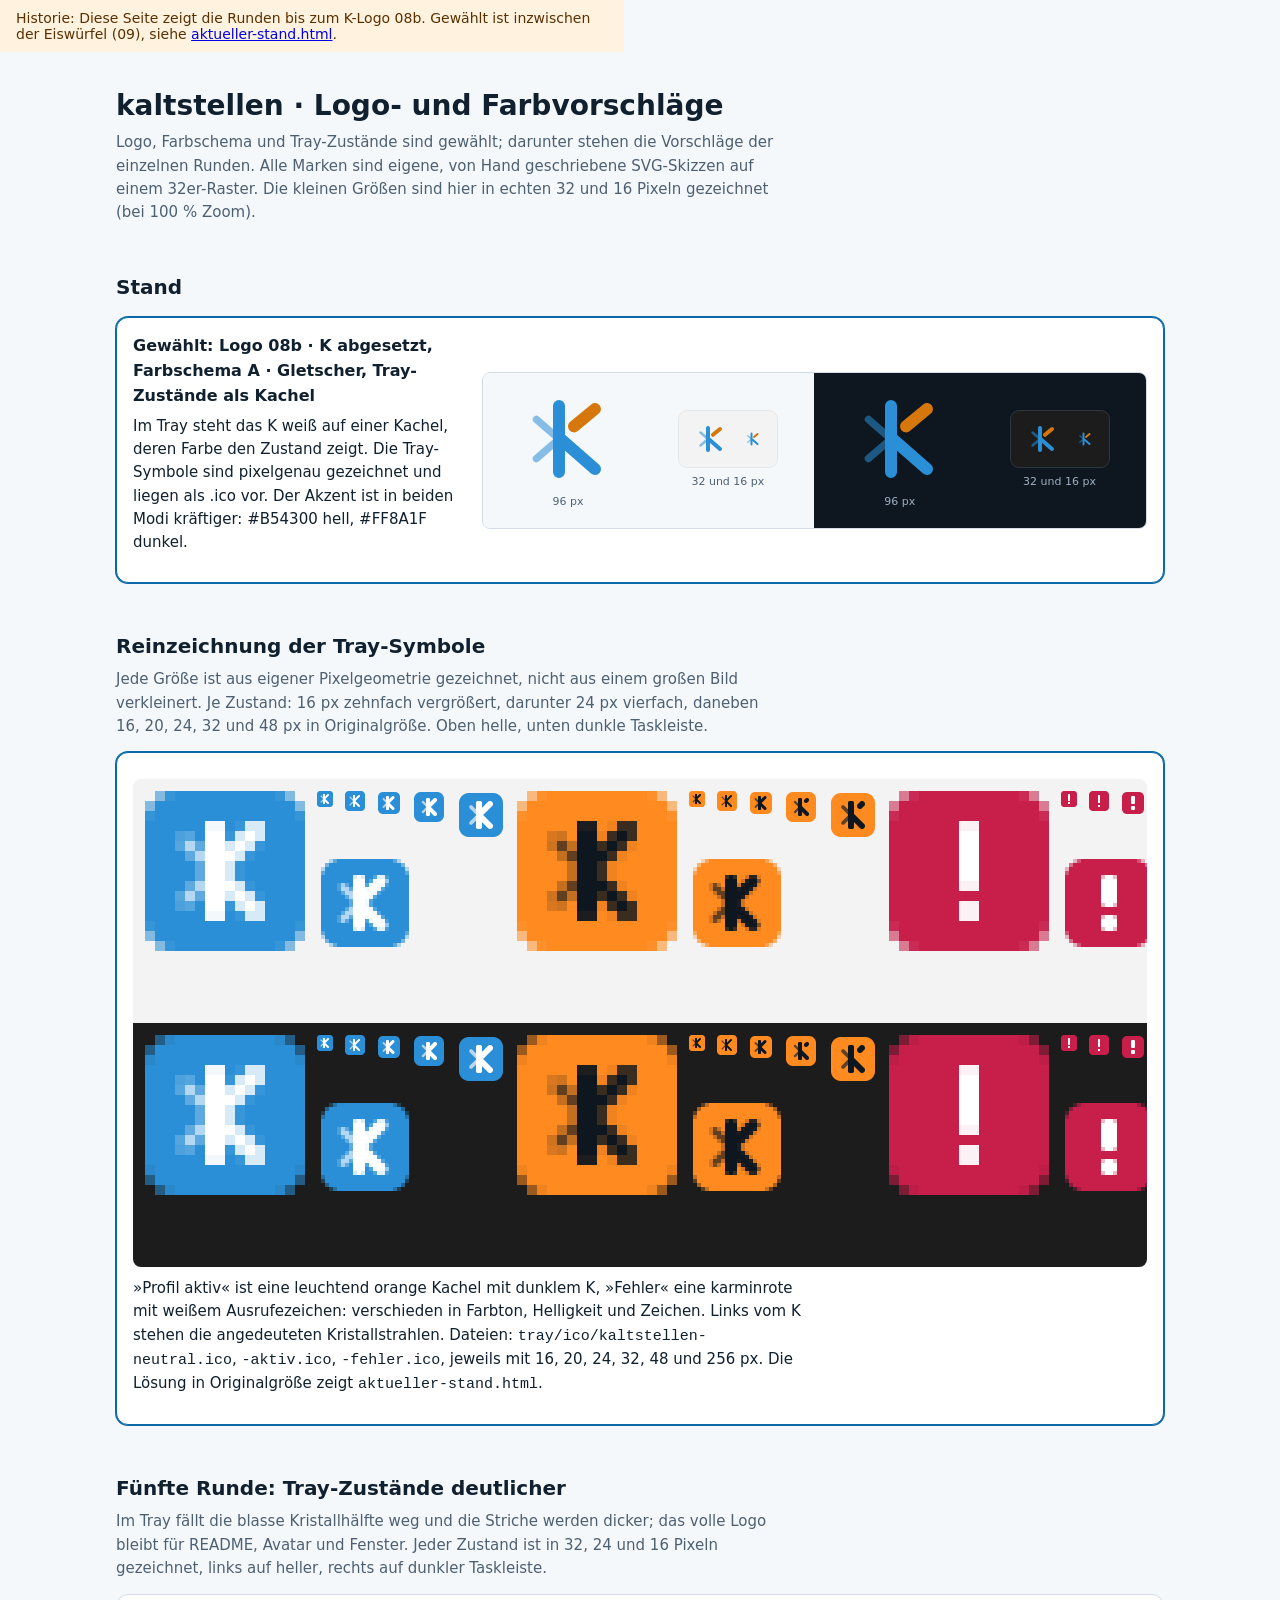
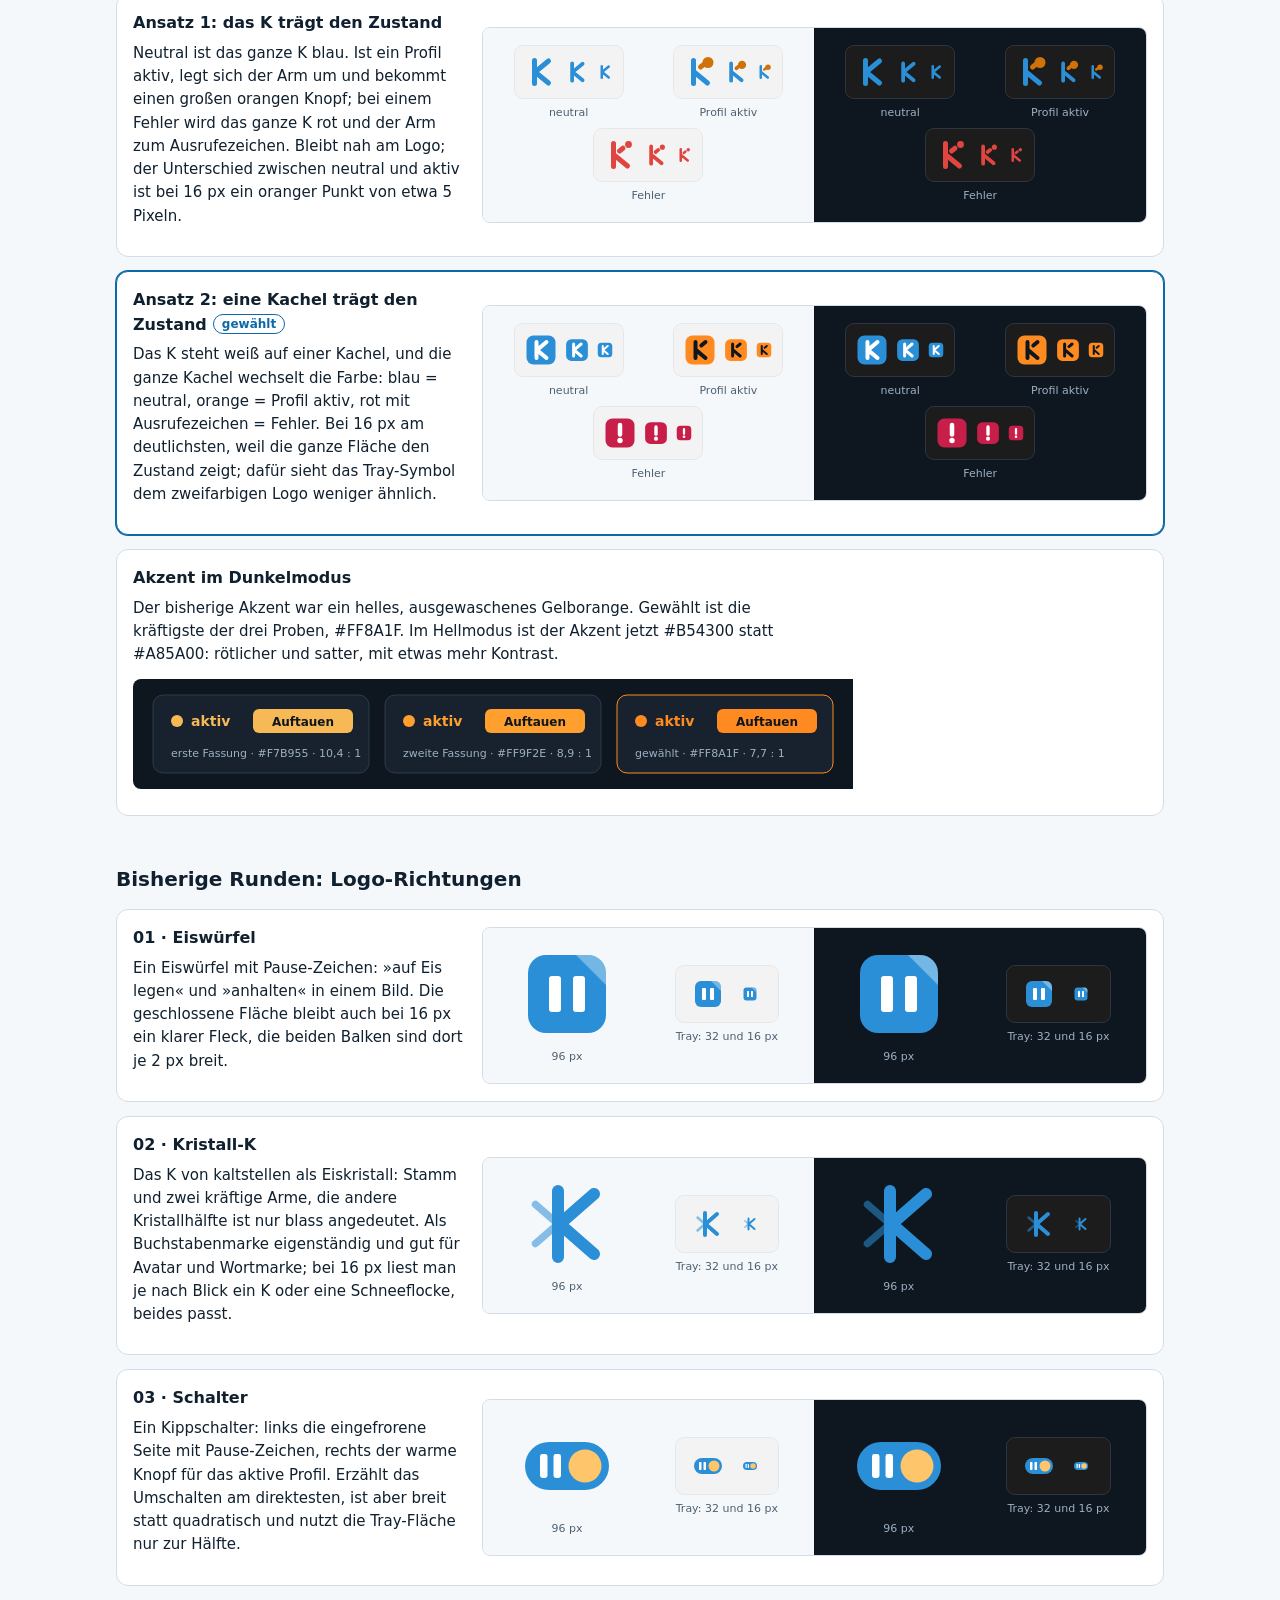
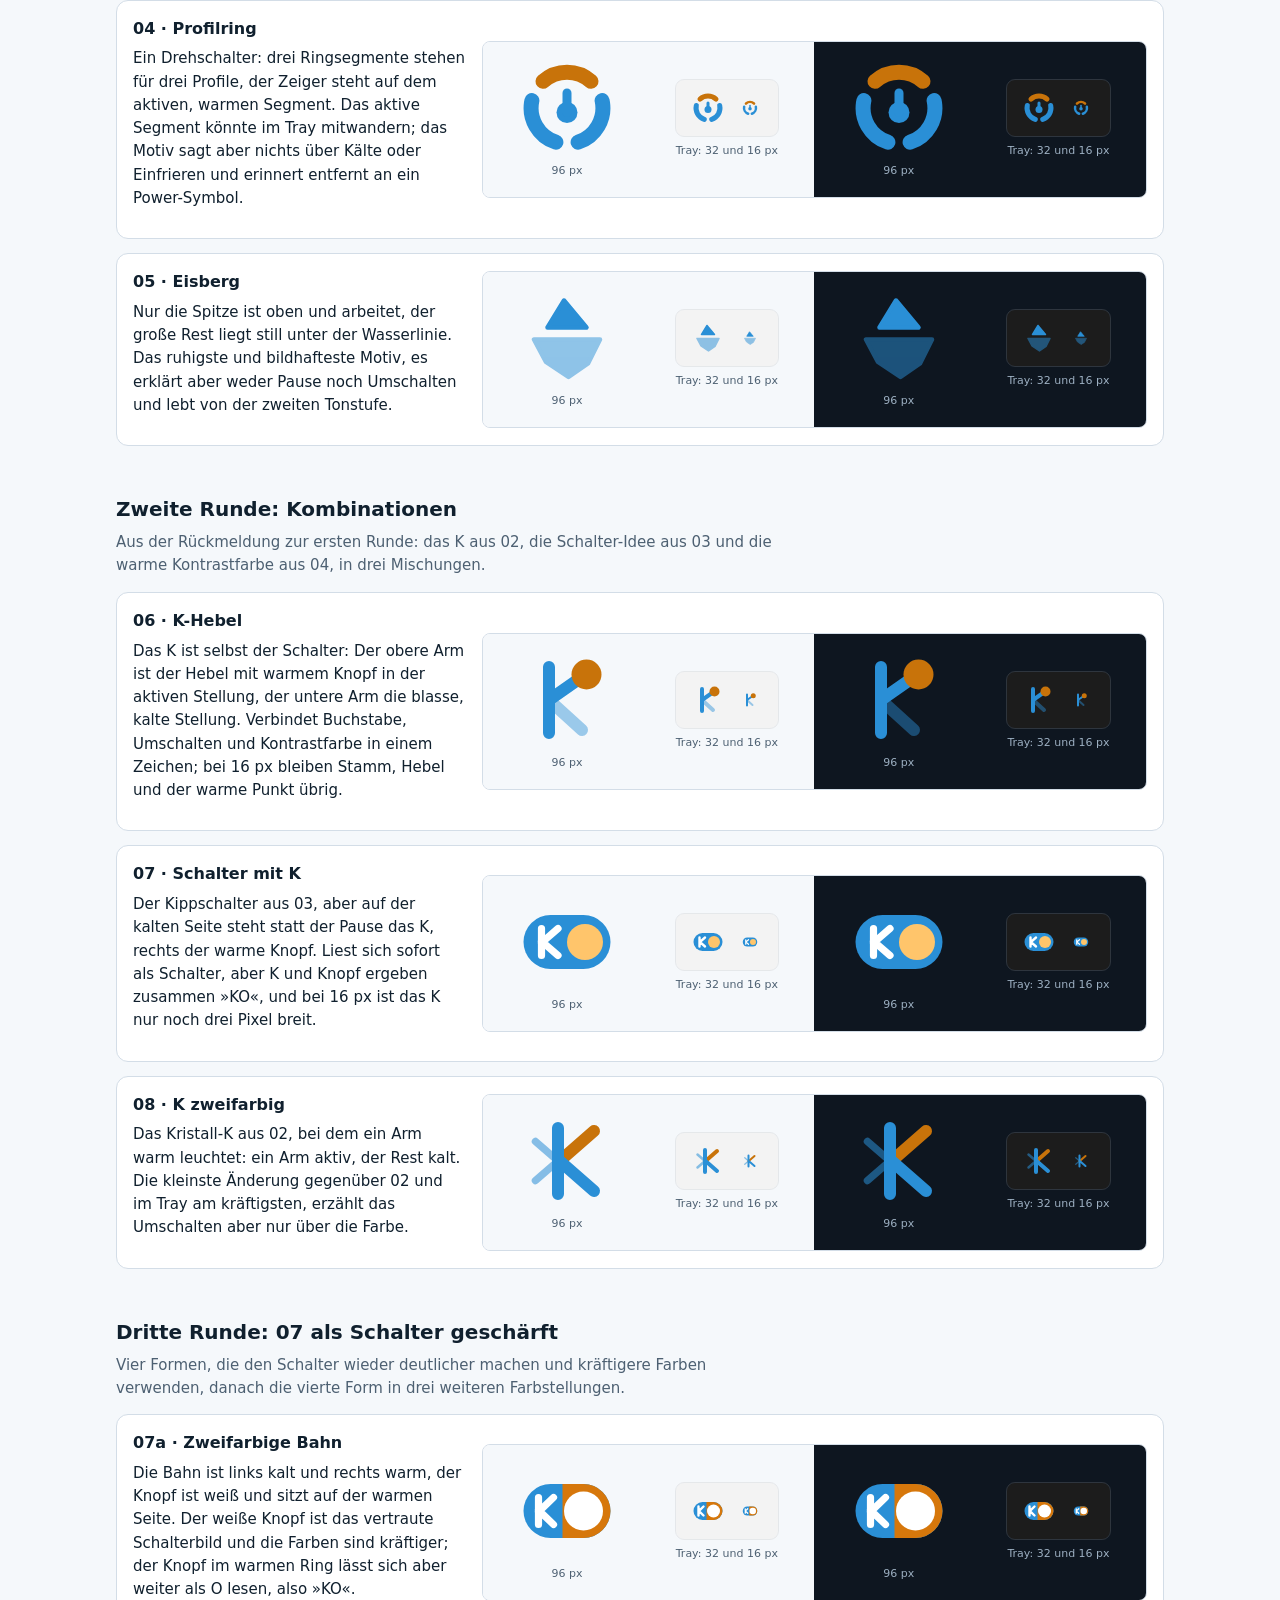
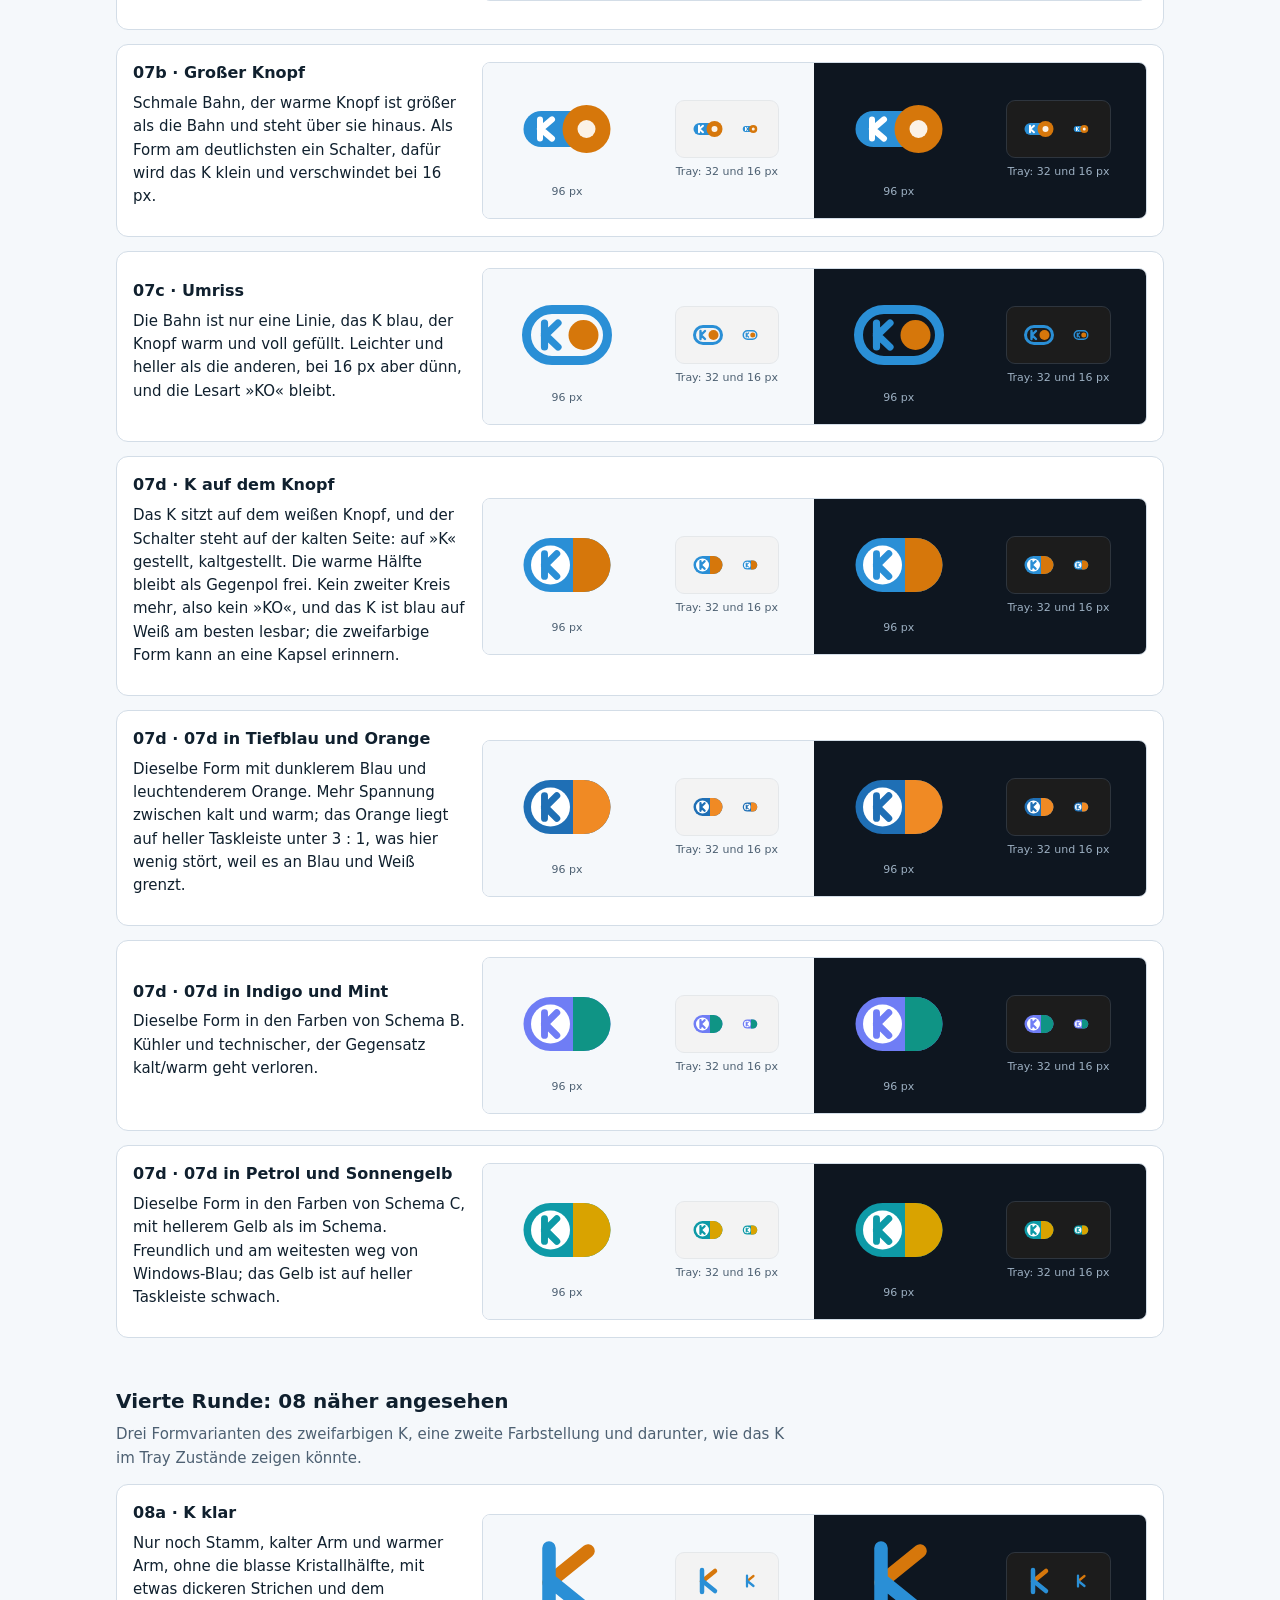
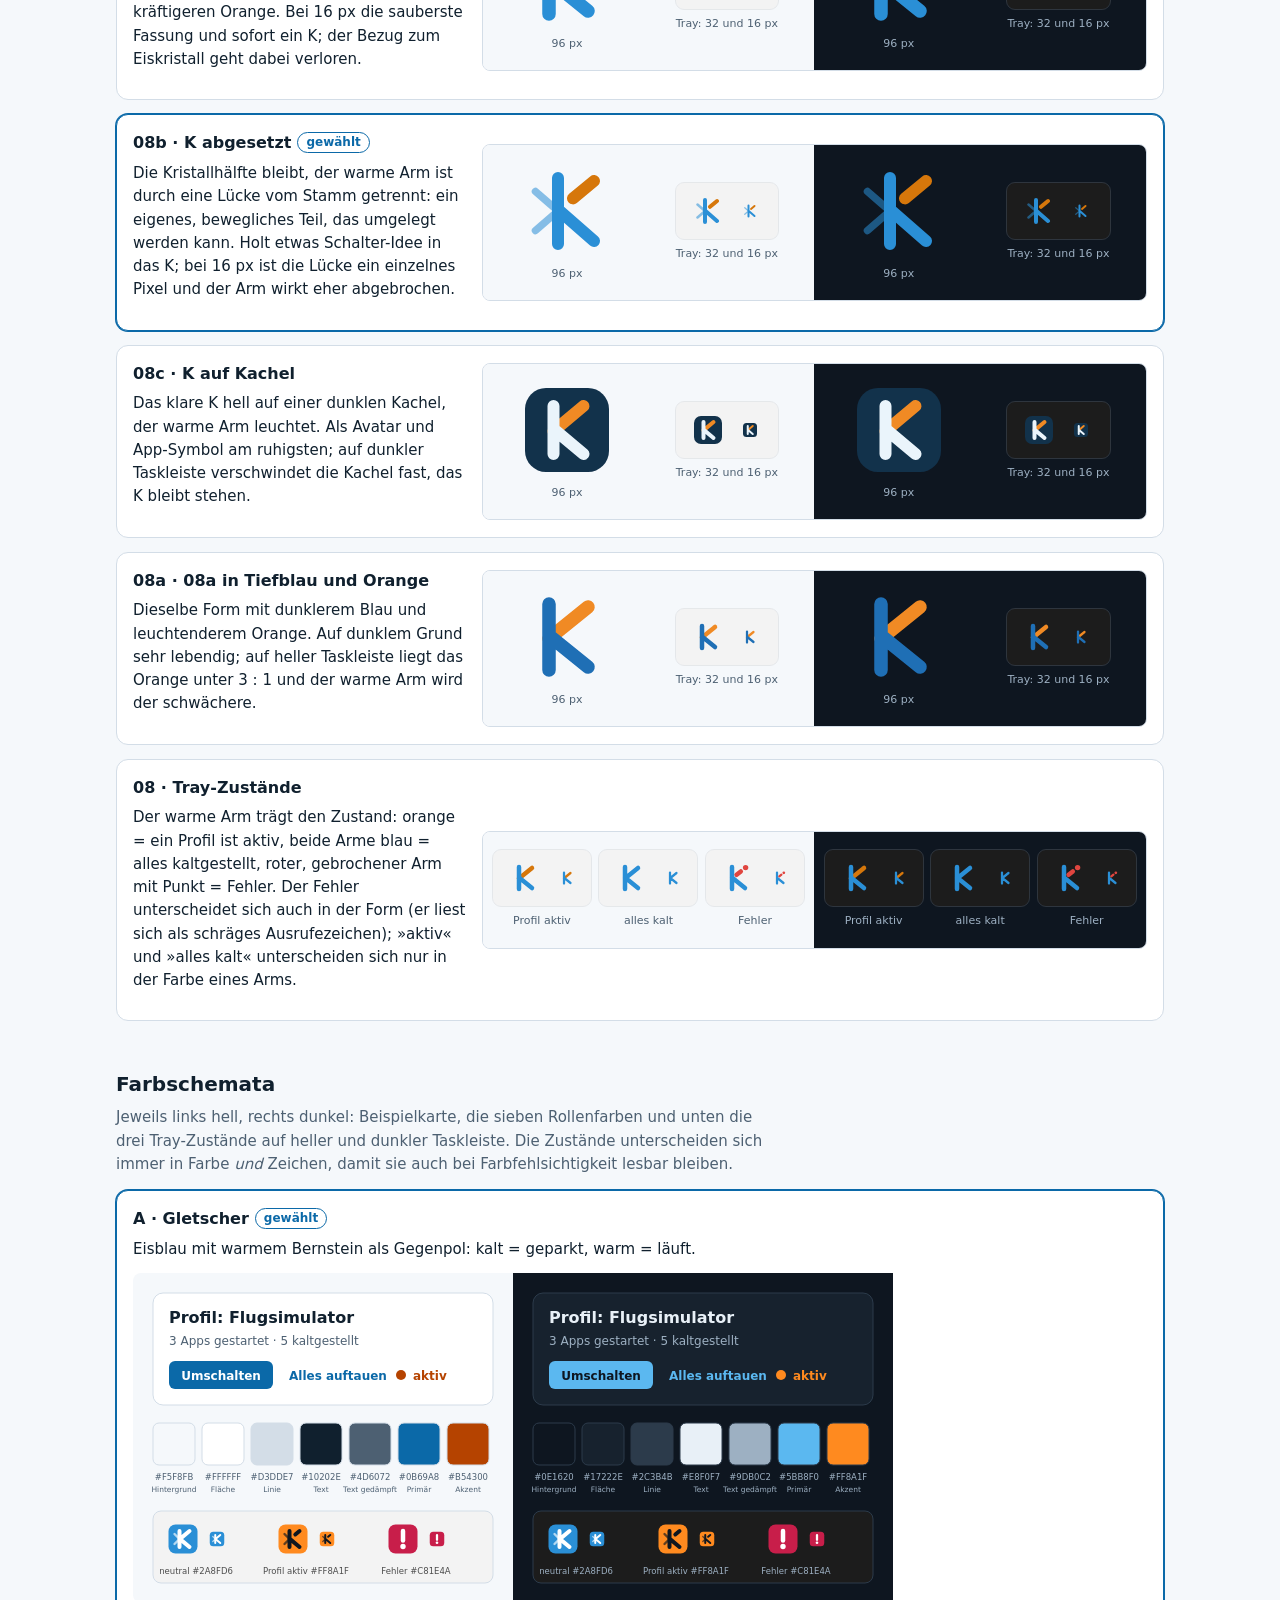
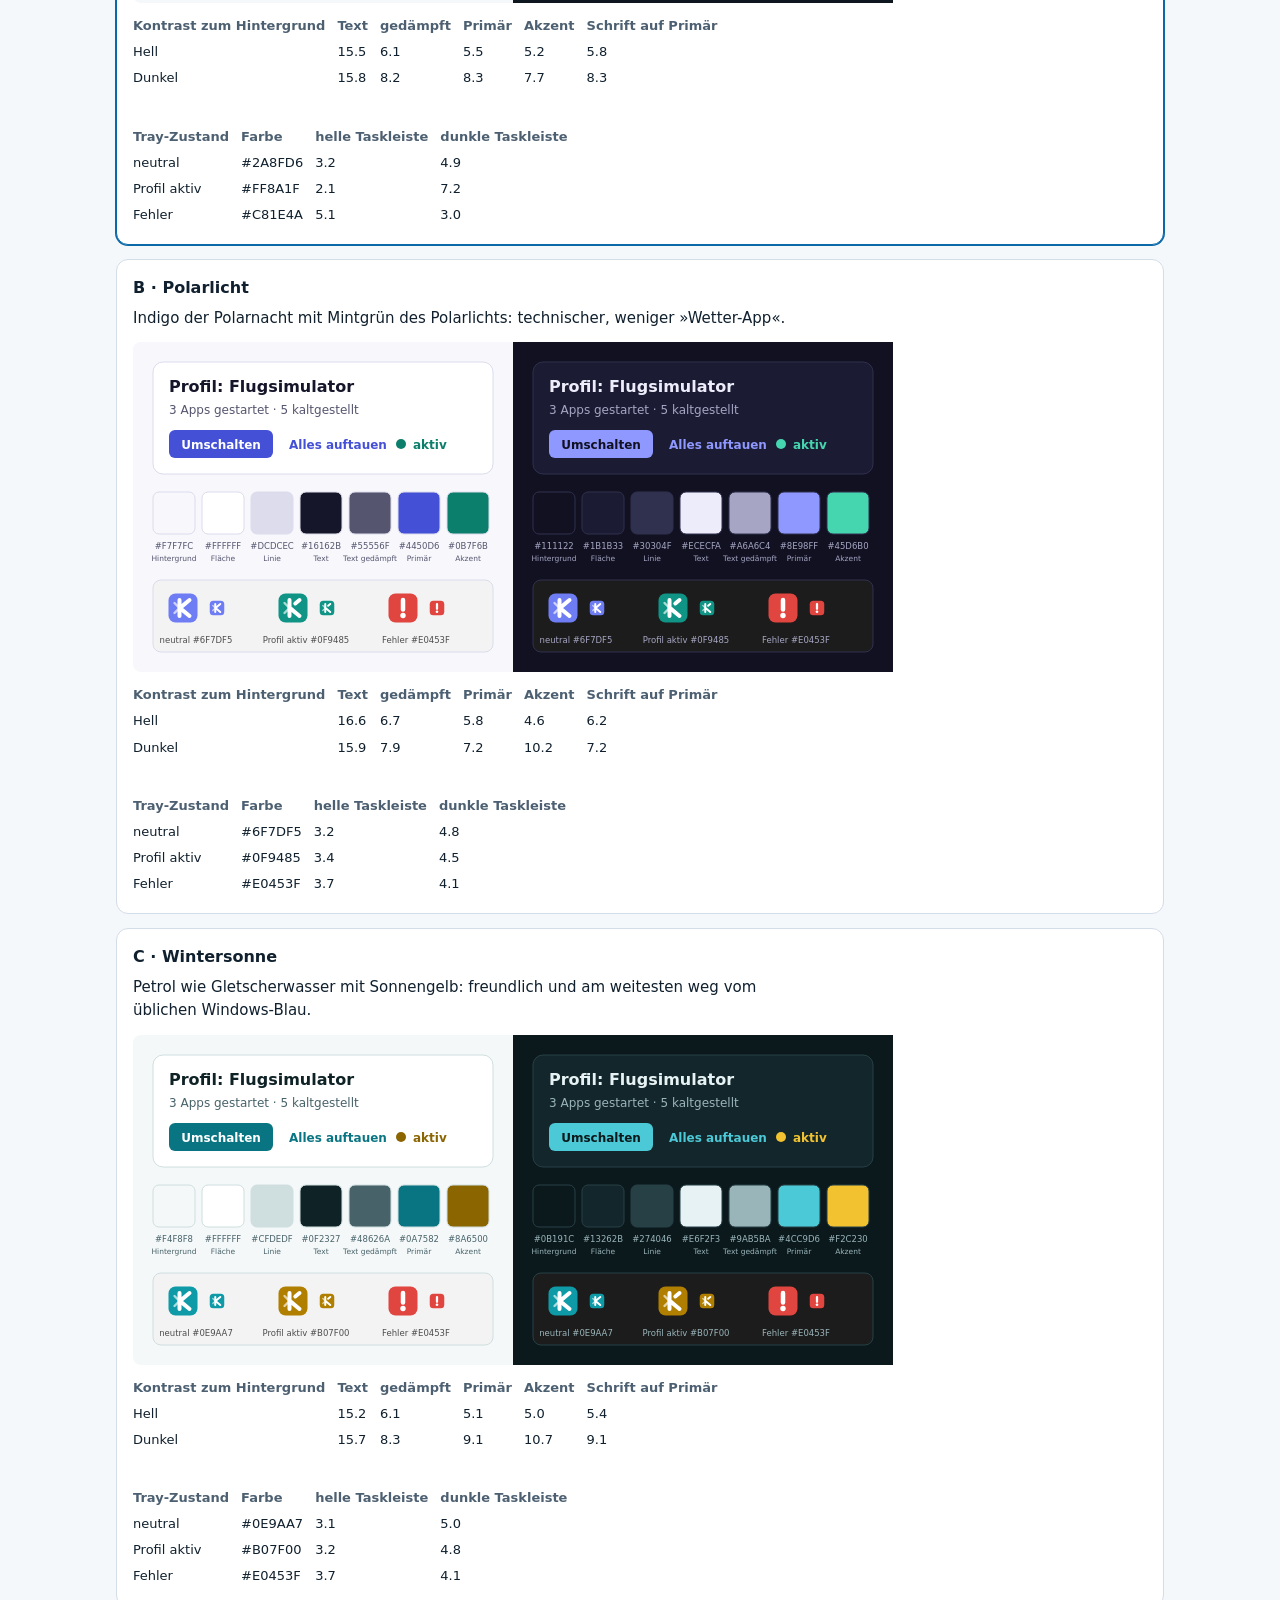
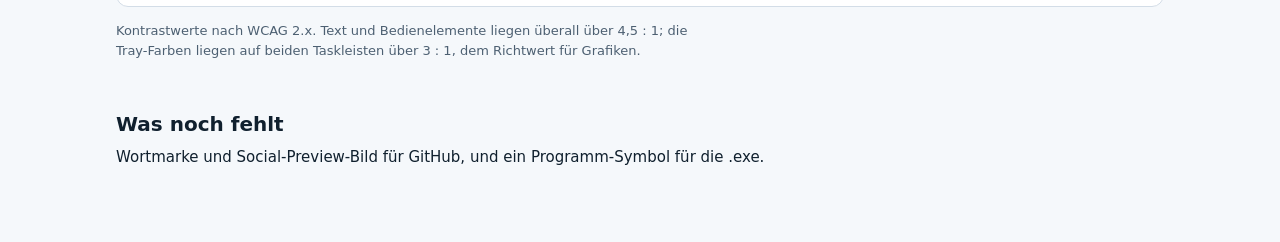
<file: branding/uebersicht.html>
<!doctype html><html lang="de"><head><meta charset="utf-8"><meta name="viewport" content="width=device-width,initial-scale=1">
<title>kaltstellen · Logo- und Farbvorschläge</title>
<style>
:root{--bg:#F5F8FB;--surface:#fff;--border:#D3DDE7;--text:#10202E;--muted:#4D6072;--primary:#0B69A8}
@media (prefers-color-scheme:dark){:root{--bg:#0E1620;--surface:#17222E;--border:#2C3B4B;--text:#E8F0F7;--muted:#9DB0C2;--primary:#5BB8F0}}
*{box-sizing:border-box}
body{margin:0;background:var(--bg);color:var(--text);font:15px/1.55 "Segoe UI",system-ui,-apple-system,sans-serif}
main{max-width:1080px;margin:0 auto;padding:32px 16px 64px}
h1{font-size:28px;margin:0 0 4px}h2{font-size:20px;margin:48px 0 6px}h3{font-size:16px;margin:0 0 6px}
p{margin:0 0 12px;max-width:70ch}.lead{color:var(--muted)}
.card{background:var(--surface);border:1px solid var(--border);border-radius:12px;padding:16px;margin:14px 0;display:grid;grid-template-columns:minmax(0,1fr) minmax(0,2fr);gap:16px;align-items:center}
.card.rec{border-color:var(--primary);box-shadow:0 0 0 1px var(--primary)}
.tag{display:inline-block;font-size:12px;font-weight:600;color:var(--primary);border:1px solid var(--primary);border-radius:99px;padding:0 8px;margin-left:6px;vertical-align:2px}
.panels{display:grid;grid-template-columns:1fr 1fr;border-radius:8px;overflow:hidden;border:1px solid var(--border)}
.panel{display:flex;align-items:center;justify-content:space-around;gap:8px;padding:18px 10px;flex-wrap:wrap}
.panel.l{background:#F5F8FB;color:#4D6072}.panel.d{background:#0E1620;color:#9DB0C2}
.tray{display:flex;align-items:center;gap:18px;padding:12px 16px;border-radius:8px}
.l .tray{background:#F3F3F3;outline:1px solid #0001}.d .tray{background:#1C1C1C;outline:1px solid #fff2}
.panel svg{display:block;flex:none}
.cap{font-size:11px;text-align:center;margin-top:6px}
.scheme{background:var(--surface);border:1px solid var(--border);border-radius:12px;padding:16px;margin:14px 0}
.scheme.rec{border-color:var(--primary);box-shadow:0 0 0 1px var(--primary)}
.scroll{overflow-x:auto;border-radius:8px;margin:10px 0}
.scroll svg{display:block}
table{border-collapse:collapse;font-size:13px;font-variant-numeric:tabular-nums}
td,th{padding:3px 12px 3px 0;text-align:left}th{color:var(--muted);font-weight:600}
.tables{display:flex;gap:32px;flex-wrap:wrap}
.note{color:var(--muted);font-size:13px}
@media (max-width:760px){.card{grid-template-columns:1fr}.panels{grid-template-columns:1fr}}
</style></head><body><p style="margin:0;padding:10px 16px;background:#FFF3E0;color:#5a3000;font:14px system-ui,sans-serif">Historie: Diese Seite zeigt die Runden bis zum K-Logo 08b. Gewählt ist inzwischen der Eiswürfel (09), siehe <a href="aktueller-stand.html">aktueller-stand.html</a>.</p><main>
<h1>kaltstellen · Logo- und Farbvorschläge</h1>
<p class="lead">Logo, Farbschema und Tray-Zustände sind gewählt; darunter stehen die Vorschläge der einzelnen Runden. Alle Marken sind eigene, von Hand geschriebene SVG-Skizzen auf einem 32er-Raster. Die kleinen Größen sind hier in echten 32 und 16 Pixeln gezeichnet (bei 100 % Zoom).</p>
<h2>Stand</h2><section class="card rec"><div><h3>Gewählt: Logo 08b · K abgesetzt, Farbschema A · Gletscher, Tray-Zustände als Kachel</h3><p>Im Tray steht das K weiß auf einer Kachel, deren Farbe den Zustand zeigt. Die Tray-Symbole sind pixelgenau gezeichnet und liegen als .ico vor. Der Akzent ist in beiden Modi kräftiger: #B54300 hell, #FF8A1F dunkel.</p></div><div class="panels">
<div class="panel l"><div><svg width="96" height="96" viewBox="0 0 32 32" aria-hidden="true"><g fill="none" stroke-linecap="round">
    
    <path d="M13 16 5.5 9.5M13 16 5.5 22.5" stroke="#2A8FD6" stroke-width="2.5" opacity=".55"/>
    
    <path d="M13 5v22M13 15.5 25 26" stroke="#2A8FD6" stroke-width="4"/>
    
    <path d="M18 11.8 25 6" stroke="#D6770B" stroke-width="4"/>
  </g></svg><div class="cap">96 px</div></div><div><div class="tray"><svg width="32" height="32" viewBox="0 0 32 32" aria-hidden="true"><g fill="none" stroke-linecap="round">
    
    <path d="M13 16 5.5 9.5M13 16 5.5 22.5" stroke="#2A8FD6" stroke-width="2.5" opacity=".55"/>
    
    <path d="M13 5v22M13 15.5 25 26" stroke="#2A8FD6" stroke-width="4"/>
    
    <path d="M18 11.8 25 6" stroke="#D6770B" stroke-width="4"/>
  </g></svg><svg width="16" height="16" viewBox="0 0 32 32" aria-hidden="true"><g fill="none" stroke-linecap="round">
    
    <path d="M13 16 5.5 9.5M13 16 5.5 22.5" stroke="#2A8FD6" stroke-width="2.5" opacity=".55"/>
    
    <path d="M13 5v22M13 15.5 25 26" stroke="#2A8FD6" stroke-width="4"/>
    
    <path d="M18 11.8 25 6" stroke="#D6770B" stroke-width="4"/>
  </g></svg></div><div class="cap">32 und 16 px</div></div></div>
<div class="panel d"><div><svg width="96" height="96" viewBox="0 0 32 32" aria-hidden="true"><g fill="none" stroke-linecap="round">
    
    <path d="M13 16 5.5 9.5M13 16 5.5 22.5" stroke="#2A8FD6" stroke-width="2.5" opacity=".55"/>
    
    <path d="M13 5v22M13 15.5 25 26" stroke="#2A8FD6" stroke-width="4"/>
    
    <path d="M18 11.8 25 6" stroke="#D6770B" stroke-width="4"/>
  </g></svg><div class="cap">96 px</div></div><div><div class="tray"><svg width="32" height="32" viewBox="0 0 32 32" aria-hidden="true"><g fill="none" stroke-linecap="round">
    
    <path d="M13 16 5.5 9.5M13 16 5.5 22.5" stroke="#2A8FD6" stroke-width="2.5" opacity=".55"/>
    
    <path d="M13 5v22M13 15.5 25 26" stroke="#2A8FD6" stroke-width="4"/>
    
    <path d="M18 11.8 25 6" stroke="#D6770B" stroke-width="4"/>
  </g></svg><svg width="16" height="16" viewBox="0 0 32 32" aria-hidden="true"><g fill="none" stroke-linecap="round">
    
    <path d="M13 16 5.5 9.5M13 16 5.5 22.5" stroke="#2A8FD6" stroke-width="2.5" opacity=".55"/>
    
    <path d="M13 5v22M13 15.5 25 26" stroke="#2A8FD6" stroke-width="4"/>
    
    <path d="M18 11.8 25 6" stroke="#D6770B" stroke-width="4"/>
  </g></svg></div><div class="cap">32 und 16 px</div></div></div>
</div></section>
<h2>Reinzeichnung der Tray-Symbole</h2><p class="lead">Jede Größe ist aus eigener Pixelgeometrie gezeichnet, nicht aus einem großen Bild verkleinert. Je Zustand: 16 px zehnfach vergrößert, darunter 24 px vierfach, daneben 16, 20, 24, 32 und 48 px in Originalgröße. Oben helle, unten dunkle Taskleiste.</p><section class="scheme rec"><div class="scroll"><img alt="Tray-Symbole vergrößert und in Originalgröße" style="display:block;image-rendering:pixelated" width="1128" height="488" src="[data-uri]"></div><p>»Profil aktiv« ist eine leuchtend orange Kachel mit dunklem K, »Fehler« eine karminrote mit weißem Ausrufezeichen: verschieden in Farbton, Helligkeit und Zeichen. Links vom K stehen die angedeuteten Kristallstrahlen. Dateien: <code>tray/ico/kaltstellen-neutral.ico</code>, <code>-aktiv.ico</code>, <code>-fehler.ico</code>, jeweils mit 16, 20, 24, 32, 48 und 256 px. Die Lösung in Originalgröße zeigt <code>aktueller-stand.html</code>.</p></section>
<h2>Fünfte Runde: Tray-Zustände deutlicher</h2><p class="lead">Im Tray fällt die blasse Kristallhälfte weg und die Striche werden dicker; das volle Logo bleibt für README, Avatar und Fenster. Jeder Zustand ist in 32, 24 und 16 Pixeln gezeichnet, links auf heller, rechts auf dunkler Taskleiste.</p>
<section class="card"><div><h3>Ansatz 1: das K trägt den Zustand</h3><p>Neutral ist das ganze K blau. Ist ein Profil aktiv, legt sich der Arm um und bekommt einen großen orangen Knopf; bei einem Fehler wird das ganze K rot und der Arm zum Ausrufezeichen. Bleibt nah am Logo; der Unterschied zwischen neutral und aktiv ist bei 16 px ein oranger Punkt von etwa 5 Pixeln.</p></div><div class="panels">
<div class="panel l"><div><div class="tray" style="gap:8px;padding:10px"><svg width="32" height="32" viewBox="0 0 32 32" aria-hidden="true"><path d="M9.5 4.5v23M9.5 16.5 23.5 5M9.5 15.5 23.5 27" fill="none" stroke="#2A8FD6" stroke-width="5" stroke-linecap="round"/></svg><svg width="24" height="24" viewBox="0 0 32 32" aria-hidden="true"><path d="M9.5 4.5v23M9.5 16.5 23.5 5M9.5 15.5 23.5 27" fill="none" stroke="#2A8FD6" stroke-width="5" stroke-linecap="round"/></svg><svg width="16" height="16" viewBox="0 0 32 32" aria-hidden="true"><path d="M9.5 4.5v23M9.5 16.5 23.5 5M9.5 15.5 23.5 27" fill="none" stroke="#2A8FD6" stroke-width="5" stroke-linecap="round"/></svg></div><div class="cap">neutral</div></div><div><div class="tray" style="gap:8px;padding:10px"><svg width="32" height="32" viewBox="0 0 32 32" aria-hidden="true"><path d="M9.5 4.5v23M9.5 15.5 23.5 27" fill="none" stroke="#2A8FD6" stroke-width="5" stroke-linecap="round"/>
  
  <path d="M16.5 11 21 7.5" fill="none" stroke="#CF7208" stroke-width="5" stroke-linecap="round"/>
  <circle cx="24" cy="6.5" r="5.5" fill="#CF7208"/></svg><svg width="24" height="24" viewBox="0 0 32 32" aria-hidden="true"><path d="M9.5 4.5v23M9.5 15.5 23.5 27" fill="none" stroke="#2A8FD6" stroke-width="5" stroke-linecap="round"/>
  
  <path d="M16.5 11 21 7.5" fill="none" stroke="#CF7208" stroke-width="5" stroke-linecap="round"/>
  <circle cx="24" cy="6.5" r="5.5" fill="#CF7208"/></svg><svg width="16" height="16" viewBox="0 0 32 32" aria-hidden="true"><path d="M9.5 4.5v23M9.5 15.5 23.5 27" fill="none" stroke="#2A8FD6" stroke-width="5" stroke-linecap="round"/>
  
  <path d="M16.5 11 21 7.5" fill="none" stroke="#CF7208" stroke-width="5" stroke-linecap="round"/>
  <circle cx="24" cy="6.5" r="5.5" fill="#CF7208"/></svg></div><div class="cap">Profil aktiv</div></div><div><div class="tray" style="gap:8px;padding:10px"><svg width="32" height="32" viewBox="0 0 32 32" aria-hidden="true"><path d="M9.5 4.5v23M9.5 15.5 23.5 27M15.5 12 19 9.2" fill="none" stroke="#E0453F" stroke-width="5" stroke-linecap="round"/>
  <circle cx="24.5" cy="5.5" r="3.4" fill="#E0453F"/></svg><svg width="24" height="24" viewBox="0 0 32 32" aria-hidden="true"><path d="M9.5 4.5v23M9.5 15.5 23.5 27M15.5 12 19 9.2" fill="none" stroke="#E0453F" stroke-width="5" stroke-linecap="round"/>
  <circle cx="24.5" cy="5.5" r="3.4" fill="#E0453F"/></svg><svg width="16" height="16" viewBox="0 0 32 32" aria-hidden="true"><path d="M9.5 4.5v23M9.5 15.5 23.5 27M15.5 12 19 9.2" fill="none" stroke="#E0453F" stroke-width="5" stroke-linecap="round"/>
  <circle cx="24.5" cy="5.5" r="3.4" fill="#E0453F"/></svg></div><div class="cap">Fehler</div></div></div>
<div class="panel d"><div><div class="tray" style="gap:8px;padding:10px"><svg width="32" height="32" viewBox="0 0 32 32" aria-hidden="true"><path d="M9.5 4.5v23M9.5 16.5 23.5 5M9.5 15.5 23.5 27" fill="none" stroke="#2A8FD6" stroke-width="5" stroke-linecap="round"/></svg><svg width="24" height="24" viewBox="0 0 32 32" aria-hidden="true"><path d="M9.5 4.5v23M9.5 16.5 23.5 5M9.5 15.5 23.5 27" fill="none" stroke="#2A8FD6" stroke-width="5" stroke-linecap="round"/></svg><svg width="16" height="16" viewBox="0 0 32 32" aria-hidden="true"><path d="M9.5 4.5v23M9.5 16.5 23.5 5M9.5 15.5 23.5 27" fill="none" stroke="#2A8FD6" stroke-width="5" stroke-linecap="round"/></svg></div><div class="cap">neutral</div></div><div><div class="tray" style="gap:8px;padding:10px"><svg width="32" height="32" viewBox="0 0 32 32" aria-hidden="true"><path d="M9.5 4.5v23M9.5 15.5 23.5 27" fill="none" stroke="#2A8FD6" stroke-width="5" stroke-linecap="round"/>
  
  <path d="M16.5 11 21 7.5" fill="none" stroke="#CF7208" stroke-width="5" stroke-linecap="round"/>
  <circle cx="24" cy="6.5" r="5.5" fill="#CF7208"/></svg><svg width="24" height="24" viewBox="0 0 32 32" aria-hidden="true"><path d="M9.5 4.5v23M9.5 15.5 23.5 27" fill="none" stroke="#2A8FD6" stroke-width="5" stroke-linecap="round"/>
  
  <path d="M16.5 11 21 7.5" fill="none" stroke="#CF7208" stroke-width="5" stroke-linecap="round"/>
  <circle cx="24" cy="6.5" r="5.5" fill="#CF7208"/></svg><svg width="16" height="16" viewBox="0 0 32 32" aria-hidden="true"><path d="M9.5 4.5v23M9.5 15.5 23.5 27" fill="none" stroke="#2A8FD6" stroke-width="5" stroke-linecap="round"/>
  
  <path d="M16.5 11 21 7.5" fill="none" stroke="#CF7208" stroke-width="5" stroke-linecap="round"/>
  <circle cx="24" cy="6.5" r="5.5" fill="#CF7208"/></svg></div><div class="cap">Profil aktiv</div></div><div><div class="tray" style="gap:8px;padding:10px"><svg width="32" height="32" viewBox="0 0 32 32" aria-hidden="true"><path d="M9.5 4.5v23M9.5 15.5 23.5 27M15.5 12 19 9.2" fill="none" stroke="#E0453F" stroke-width="5" stroke-linecap="round"/>
  <circle cx="24.5" cy="5.5" r="3.4" fill="#E0453F"/></svg><svg width="24" height="24" viewBox="0 0 32 32" aria-hidden="true"><path d="M9.5 4.5v23M9.5 15.5 23.5 27M15.5 12 19 9.2" fill="none" stroke="#E0453F" stroke-width="5" stroke-linecap="round"/>
  <circle cx="24.5" cy="5.5" r="3.4" fill="#E0453F"/></svg><svg width="16" height="16" viewBox="0 0 32 32" aria-hidden="true"><path d="M9.5 4.5v23M9.5 15.5 23.5 27M15.5 12 19 9.2" fill="none" stroke="#E0453F" stroke-width="5" stroke-linecap="round"/>
  <circle cx="24.5" cy="5.5" r="3.4" fill="#E0453F"/></svg></div><div class="cap">Fehler</div></div></div>
</div></section>
<section class="card rec"><div><h3>Ansatz 2: eine Kachel trägt den Zustand<span class=tag>gewählt</span></h3><p>Das K steht weiß auf einer Kachel, und die ganze Kachel wechselt die Farbe: blau = neutral, orange = Profil aktiv, rot mit Ausrufezeichen = Fehler. Bei 16 px am deutlichsten, weil die ganze Fläche den Zustand zeigt; dafür sieht das Tray-Symbol dem zweifarbigen Logo weniger ähnlich.</p></div><div class="panels">
<div class="panel l"><div><div class="tray" style="gap:8px;padding:10px"><svg width="32" height="32" viewBox="0 0 32 32" aria-hidden="true"><rect x="1.5" y="1.5" width="29" height="29" rx="7" fill="#2A8FD6"/>
  <path d="M11.5 8v16M11.5 16.4 21.5 8M11.5 15.6 21.5 24" fill="none" stroke="#fff" stroke-width="4" stroke-linecap="round"/></svg><svg width="24" height="24" viewBox="0 0 32 32" aria-hidden="true"><rect x="1.5" y="1.5" width="29" height="29" rx="7" fill="#2A8FD6"/>
  <path d="M11.5 8v16M11.5 16.4 21.5 8M11.5 15.6 21.5 24" fill="none" stroke="#fff" stroke-width="4" stroke-linecap="round"/></svg><svg width="16" height="16" viewBox="0 0 32 32" aria-hidden="true"><rect x="1.5" y="1.5" width="29" height="29" rx="7" fill="#2A8FD6"/>
  <path d="M11.5 8v16M11.5 16.4 21.5 8M11.5 15.6 21.5 24" fill="none" stroke="#fff" stroke-width="4" stroke-linecap="round"/></svg></div><div class="cap">neutral</div></div><div><div class="tray" style="gap:8px;padding:10px"><svg width="32" height="32" viewBox="0 0 32 32" aria-hidden="true"><rect x="1.5" y="1.5" width="29" height="29" rx="7" fill="#FF8A1F"/>
  
  <path d="M11.5 8v16M11.5 15.6 21.5 24M17.3 11.5 21.5 8" fill="none" stroke="#0E1620" stroke-width="4" stroke-linecap="round"/></svg><svg width="24" height="24" viewBox="0 0 32 32" aria-hidden="true"><rect x="1.5" y="1.5" width="29" height="29" rx="7" fill="#FF8A1F"/>
  
  <path d="M11.5 8v16M11.5 15.6 21.5 24M17.3 11.5 21.5 8" fill="none" stroke="#0E1620" stroke-width="4" stroke-linecap="round"/></svg><svg width="16" height="16" viewBox="0 0 32 32" aria-hidden="true"><rect x="1.5" y="1.5" width="29" height="29" rx="7" fill="#FF8A1F"/>
  
  <path d="M11.5 8v16M11.5 15.6 21.5 24M17.3 11.5 21.5 8" fill="none" stroke="#0E1620" stroke-width="4" stroke-linecap="round"/></svg></div><div class="cap">Profil aktiv</div></div><div><div class="tray" style="gap:8px;padding:10px"><svg width="32" height="32" viewBox="0 0 32 32" aria-hidden="true"><rect x="1.5" y="1.5" width="29" height="29" rx="7" fill="#C81E4A"/>
  
  <path d="M16 8v9.5" fill="none" stroke="#fff" stroke-width="4.5" stroke-linecap="round"/>
  <circle cx="16" cy="23.5" r="2.7" fill="#fff"/></svg><svg width="24" height="24" viewBox="0 0 32 32" aria-hidden="true"><rect x="1.5" y="1.5" width="29" height="29" rx="7" fill="#C81E4A"/>
  
  <path d="M16 8v9.5" fill="none" stroke="#fff" stroke-width="4.5" stroke-linecap="round"/>
  <circle cx="16" cy="23.5" r="2.7" fill="#fff"/></svg><svg width="16" height="16" viewBox="0 0 32 32" aria-hidden="true"><rect x="1.5" y="1.5" width="29" height="29" rx="7" fill="#C81E4A"/>
  
  <path d="M16 8v9.5" fill="none" stroke="#fff" stroke-width="4.5" stroke-linecap="round"/>
  <circle cx="16" cy="23.5" r="2.7" fill="#fff"/></svg></div><div class="cap">Fehler</div></div></div>
<div class="panel d"><div><div class="tray" style="gap:8px;padding:10px"><svg width="32" height="32" viewBox="0 0 32 32" aria-hidden="true"><rect x="1.5" y="1.5" width="29" height="29" rx="7" fill="#2A8FD6"/>
  <path d="M11.5 8v16M11.5 16.4 21.5 8M11.5 15.6 21.5 24" fill="none" stroke="#fff" stroke-width="4" stroke-linecap="round"/></svg><svg width="24" height="24" viewBox="0 0 32 32" aria-hidden="true"><rect x="1.5" y="1.5" width="29" height="29" rx="7" fill="#2A8FD6"/>
  <path d="M11.5 8v16M11.5 16.4 21.5 8M11.5 15.6 21.5 24" fill="none" stroke="#fff" stroke-width="4" stroke-linecap="round"/></svg><svg width="16" height="16" viewBox="0 0 32 32" aria-hidden="true"><rect x="1.5" y="1.5" width="29" height="29" rx="7" fill="#2A8FD6"/>
  <path d="M11.5 8v16M11.5 16.4 21.5 8M11.5 15.6 21.5 24" fill="none" stroke="#fff" stroke-width="4" stroke-linecap="round"/></svg></div><div class="cap">neutral</div></div><div><div class="tray" style="gap:8px;padding:10px"><svg width="32" height="32" viewBox="0 0 32 32" aria-hidden="true"><rect x="1.5" y="1.5" width="29" height="29" rx="7" fill="#FF8A1F"/>
  
  <path d="M11.5 8v16M11.5 15.6 21.5 24M17.3 11.5 21.5 8" fill="none" stroke="#0E1620" stroke-width="4" stroke-linecap="round"/></svg><svg width="24" height="24" viewBox="0 0 32 32" aria-hidden="true"><rect x="1.5" y="1.5" width="29" height="29" rx="7" fill="#FF8A1F"/>
  
  <path d="M11.5 8v16M11.5 15.6 21.5 24M17.3 11.5 21.5 8" fill="none" stroke="#0E1620" stroke-width="4" stroke-linecap="round"/></svg><svg width="16" height="16" viewBox="0 0 32 32" aria-hidden="true"><rect x="1.5" y="1.5" width="29" height="29" rx="7" fill="#FF8A1F"/>
  
  <path d="M11.5 8v16M11.5 15.6 21.5 24M17.3 11.5 21.5 8" fill="none" stroke="#0E1620" stroke-width="4" stroke-linecap="round"/></svg></div><div class="cap">Profil aktiv</div></div><div><div class="tray" style="gap:8px;padding:10px"><svg width="32" height="32" viewBox="0 0 32 32" aria-hidden="true"><rect x="1.5" y="1.5" width="29" height="29" rx="7" fill="#C81E4A"/>
  
  <path d="M16 8v9.5" fill="none" stroke="#fff" stroke-width="4.5" stroke-linecap="round"/>
  <circle cx="16" cy="23.5" r="2.7" fill="#fff"/></svg><svg width="24" height="24" viewBox="0 0 32 32" aria-hidden="true"><rect x="1.5" y="1.5" width="29" height="29" rx="7" fill="#C81E4A"/>
  
  <path d="M16 8v9.5" fill="none" stroke="#fff" stroke-width="4.5" stroke-linecap="round"/>
  <circle cx="16" cy="23.5" r="2.7" fill="#fff"/></svg><svg width="16" height="16" viewBox="0 0 32 32" aria-hidden="true"><rect x="1.5" y="1.5" width="29" height="29" rx="7" fill="#C81E4A"/>
  
  <path d="M16 8v9.5" fill="none" stroke="#fff" stroke-width="4.5" stroke-linecap="round"/>
  <circle cx="16" cy="23.5" r="2.7" fill="#fff"/></svg></div><div class="cap">Fehler</div></div></div>
</div></section>
<section class="scheme"><h3>Akzent im Dunkelmodus</h3><p>Der bisherige Akzent war ein helles, ausgewaschenes Gelborange. Gewählt ist die kräftigste der drei Proben, #FF8A1F. Im Hellmodus ist der Akzent jetzt #B54300 statt #A85A00: rötlicher und satter, mit etwas mehr Kontrast.</p><div class="scroll"><svg xmlns="http://www.w3.org/2000/svg" viewBox="0 0 720 110" width="720" height="110">
<rect width="720" height="110" fill="#0E1620"/>
<rect x="20" y="16" width="216" height="78" rx="10" fill="#17222E" stroke="#2C3B4B"/>
<circle cx="44" cy="42" r="6" fill="#F7B955"/>
<text x="58" y="47" font-family="Segoe UI, system-ui, -apple-system, sans-serif" font-size="14" font-weight="600" fill="#F7B955" text-anchor="start">aktiv</text>
<rect x="120" y="30" width="100" height="24" rx="6" fill="#F7B955"/>
<text x="170" y="47" font-family="Segoe UI, system-ui, -apple-system, sans-serif" font-size="12" font-weight="600" fill="#0E1620" text-anchor="middle">Auftauen</text>
<text x="38" y="78" font-family="Segoe UI, system-ui, -apple-system, sans-serif" font-size="11" font-weight="400" fill="#9DB0C2" text-anchor="start">erste Fassung · #F7B955 · 10,4 : 1</text>
<rect x="252" y="16" width="216" height="78" rx="10" fill="#17222E" stroke="#2C3B4B"/>
<circle cx="276" cy="42" r="6" fill="#FF9F2E"/>
<text x="290" y="47" font-family="Segoe UI, system-ui, -apple-system, sans-serif" font-size="14" font-weight="600" fill="#FF9F2E" text-anchor="start">aktiv</text>
<rect x="352" y="30" width="100" height="24" rx="6" fill="#FF9F2E"/>
<text x="402" y="47" font-family="Segoe UI, system-ui, -apple-system, sans-serif" font-size="12" font-weight="600" fill="#0E1620" text-anchor="middle">Auftauen</text>
<text x="270" y="78" font-family="Segoe UI, system-ui, -apple-system, sans-serif" font-size="11" font-weight="400" fill="#9DB0C2" text-anchor="start">zweite Fassung · #FF9F2E · 8,9 : 1</text>
<rect x="484" y="16" width="216" height="78" rx="10" fill="#17222E" stroke="#FF8A1F"/>
<circle cx="508" cy="42" r="6" fill="#FF8A1F"/>
<text x="522" y="47" font-family="Segoe UI, system-ui, -apple-system, sans-serif" font-size="14" font-weight="600" fill="#FF8A1F" text-anchor="start">aktiv</text>
<rect x="584" y="30" width="100" height="24" rx="6" fill="#FF8A1F"/>
<text x="634" y="47" font-family="Segoe UI, system-ui, -apple-system, sans-serif" font-size="12" font-weight="600" fill="#0E1620" text-anchor="middle">Auftauen</text>
<text x="502" y="78" font-family="Segoe UI, system-ui, -apple-system, sans-serif" font-size="11" font-weight="400" fill="#9DB0C2" text-anchor="start">gewählt · #FF8A1F · 7,7 : 1</text>
</svg></div></section>
<h2>Bisherige Runden: Logo-Richtungen</h2>
<section class="card"><div><h3>01 · Eiswürfel</h3><p>Ein Eiswürfel mit Pause-Zeichen: »auf Eis legen« und »anhalten« in einem Bild. Die geschlossene Fläche bleibt auch bei 16 px ein klarer Fleck, die beiden Balken sind dort je 2 px breit.</p></div><div class="panels">
<div class="panel l"><div><svg width="96" height="96" viewBox="0 0 32 32" aria-hidden="true"><rect x="3" y="3" width="26" height="26" rx="6" fill="#2A8FD6"/>
  
  <path d="M19 3h4a6 6 0 0 1 6 6v4z" fill="#fff" opacity=".35"/>
  
  <rect x="10" y="10" width="4" height="12" rx="1" fill="#fff"/>
  <rect x="18" y="10" width="4" height="12" rx="1" fill="#fff"/></svg><div class="cap">96 px</div></div><div><div class="tray"><svg width="32" height="32" viewBox="0 0 32 32" aria-hidden="true"><rect x="3" y="3" width="26" height="26" rx="6" fill="#2A8FD6"/>
  
  <path d="M19 3h4a6 6 0 0 1 6 6v4z" fill="#fff" opacity=".35"/>
  
  <rect x="10" y="10" width="4" height="12" rx="1" fill="#fff"/>
  <rect x="18" y="10" width="4" height="12" rx="1" fill="#fff"/></svg><svg width="16" height="16" viewBox="0 0 32 32" aria-hidden="true"><rect x="3" y="3" width="26" height="26" rx="6" fill="#2A8FD6"/>
  
  <path d="M19 3h4a6 6 0 0 1 6 6v4z" fill="#fff" opacity=".35"/>
  
  <rect x="10" y="10" width="4" height="12" rx="1" fill="#fff"/>
  <rect x="18" y="10" width="4" height="12" rx="1" fill="#fff"/></svg></div><div class="cap">Tray: 32 und 16 px</div></div></div>
<div class="panel d"><div><svg width="96" height="96" viewBox="0 0 32 32" aria-hidden="true"><rect x="3" y="3" width="26" height="26" rx="6" fill="#2A8FD6"/>
  
  <path d="M19 3h4a6 6 0 0 1 6 6v4z" fill="#fff" opacity=".35"/>
  
  <rect x="10" y="10" width="4" height="12" rx="1" fill="#fff"/>
  <rect x="18" y="10" width="4" height="12" rx="1" fill="#fff"/></svg><div class="cap">96 px</div></div><div><div class="tray"><svg width="32" height="32" viewBox="0 0 32 32" aria-hidden="true"><rect x="3" y="3" width="26" height="26" rx="6" fill="#2A8FD6"/>
  
  <path d="M19 3h4a6 6 0 0 1 6 6v4z" fill="#fff" opacity=".35"/>
  
  <rect x="10" y="10" width="4" height="12" rx="1" fill="#fff"/>
  <rect x="18" y="10" width="4" height="12" rx="1" fill="#fff"/></svg><svg width="16" height="16" viewBox="0 0 32 32" aria-hidden="true"><rect x="3" y="3" width="26" height="26" rx="6" fill="#2A8FD6"/>
  
  <path d="M19 3h4a6 6 0 0 1 6 6v4z" fill="#fff" opacity=".35"/>
  
  <rect x="10" y="10" width="4" height="12" rx="1" fill="#fff"/>
  <rect x="18" y="10" width="4" height="12" rx="1" fill="#fff"/></svg></div><div class="cap">Tray: 32 und 16 px</div></div></div>
</div></section>
<section class="card"><div><h3>02 · Kristall-K</h3><p>Das K von kaltstellen als Eiskristall: Stamm und zwei kräftige Arme, die andere Kristallhälfte ist nur blass angedeutet. Als Buchstabenmarke eigenständig und gut für Avatar und Wortmarke; bei 16 px liest man je nach Blick ein K oder eine Schneeflocke, beides passt.</p></div><div class="panels">
<div class="panel l"><div><svg width="96" height="96" viewBox="0 0 32 32" aria-hidden="true"><g fill="none" stroke="#2A8FD6" stroke-linecap="round" stroke-linejoin="round">
    
    <path d="M13 5v22M13 16.5 25 6M13 15.5 25 26" stroke-width="4"/>
    
    <path d="M13 16 5.5 9.5M13 16 5.5 22.5" stroke-width="2.5" opacity=".55"/>
  </g></svg><div class="cap">96 px</div></div><div><div class="tray"><svg width="32" height="32" viewBox="0 0 32 32" aria-hidden="true"><g fill="none" stroke="#2A8FD6" stroke-linecap="round" stroke-linejoin="round">
    
    <path d="M13 5v22M13 16.5 25 6M13 15.5 25 26" stroke-width="4"/>
    
    <path d="M13 16 5.5 9.5M13 16 5.5 22.5" stroke-width="2.5" opacity=".55"/>
  </g></svg><svg width="16" height="16" viewBox="0 0 32 32" aria-hidden="true"><g fill="none" stroke="#2A8FD6" stroke-linecap="round" stroke-linejoin="round">
    
    <path d="M13 5v22M13 16.5 25 6M13 15.5 25 26" stroke-width="4"/>
    
    <path d="M13 16 5.5 9.5M13 16 5.5 22.5" stroke-width="2.5" opacity=".55"/>
  </g></svg></div><div class="cap">Tray: 32 und 16 px</div></div></div>
<div class="panel d"><div><svg width="96" height="96" viewBox="0 0 32 32" aria-hidden="true"><g fill="none" stroke="#2A8FD6" stroke-linecap="round" stroke-linejoin="round">
    
    <path d="M13 5v22M13 16.5 25 6M13 15.5 25 26" stroke-width="4"/>
    
    <path d="M13 16 5.5 9.5M13 16 5.5 22.5" stroke-width="2.5" opacity=".55"/>
  </g></svg><div class="cap">96 px</div></div><div><div class="tray"><svg width="32" height="32" viewBox="0 0 32 32" aria-hidden="true"><g fill="none" stroke="#2A8FD6" stroke-linecap="round" stroke-linejoin="round">
    
    <path d="M13 5v22M13 16.5 25 6M13 15.5 25 26" stroke-width="4"/>
    
    <path d="M13 16 5.5 9.5M13 16 5.5 22.5" stroke-width="2.5" opacity=".55"/>
  </g></svg><svg width="16" height="16" viewBox="0 0 32 32" aria-hidden="true"><g fill="none" stroke="#2A8FD6" stroke-linecap="round" stroke-linejoin="round">
    
    <path d="M13 5v22M13 16.5 25 6M13 15.5 25 26" stroke-width="4"/>
    
    <path d="M13 16 5.5 9.5M13 16 5.5 22.5" stroke-width="2.5" opacity=".55"/>
  </g></svg></div><div class="cap">Tray: 32 und 16 px</div></div></div>
</div></section>
<section class="card"><div><h3>03 · Schalter</h3><p>Ein Kippschalter: links die eingefrorene Seite mit Pause-Zeichen, rechts der warme Knopf für das aktive Profil. Erzählt das Umschalten am direktesten, ist aber breit statt quadratisch und nutzt die Tray-Fläche nur zur Hälfte.</p></div><div class="panels">
<div class="panel l"><div><svg width="96" height="96" viewBox="0 0 32 32" aria-hidden="true"><rect x="2" y="8" width="28" height="16" rx="8" fill="#2A8FD6"/>
  
  <rect x="7" y="12" width="2.5" height="8" rx=".8" fill="#fff"/>
  <rect x="11.5" y="12" width="2.5" height="8" rx=".8" fill="#fff"/>
  
  <circle cx="22" cy="16" r="5.5" fill="#FFC56B"/></svg><div class="cap">96 px</div></div><div><div class="tray"><svg width="32" height="32" viewBox="0 0 32 32" aria-hidden="true"><rect x="2" y="8" width="28" height="16" rx="8" fill="#2A8FD6"/>
  
  <rect x="7" y="12" width="2.5" height="8" rx=".8" fill="#fff"/>
  <rect x="11.5" y="12" width="2.5" height="8" rx=".8" fill="#fff"/>
  
  <circle cx="22" cy="16" r="5.5" fill="#FFC56B"/></svg><svg width="16" height="16" viewBox="0 0 32 32" aria-hidden="true"><rect x="2" y="8" width="28" height="16" rx="8" fill="#2A8FD6"/>
  
  <rect x="7" y="12" width="2.5" height="8" rx=".8" fill="#fff"/>
  <rect x="11.5" y="12" width="2.5" height="8" rx=".8" fill="#fff"/>
  
  <circle cx="22" cy="16" r="5.5" fill="#FFC56B"/></svg></div><div class="cap">Tray: 32 und 16 px</div></div></div>
<div class="panel d"><div><svg width="96" height="96" viewBox="0 0 32 32" aria-hidden="true"><rect x="2" y="8" width="28" height="16" rx="8" fill="#2A8FD6"/>
  
  <rect x="7" y="12" width="2.5" height="8" rx=".8" fill="#fff"/>
  <rect x="11.5" y="12" width="2.5" height="8" rx=".8" fill="#fff"/>
  
  <circle cx="22" cy="16" r="5.5" fill="#FFC56B"/></svg><div class="cap">96 px</div></div><div><div class="tray"><svg width="32" height="32" viewBox="0 0 32 32" aria-hidden="true"><rect x="2" y="8" width="28" height="16" rx="8" fill="#2A8FD6"/>
  
  <rect x="7" y="12" width="2.5" height="8" rx=".8" fill="#fff"/>
  <rect x="11.5" y="12" width="2.5" height="8" rx=".8" fill="#fff"/>
  
  <circle cx="22" cy="16" r="5.5" fill="#FFC56B"/></svg><svg width="16" height="16" viewBox="0 0 32 32" aria-hidden="true"><rect x="2" y="8" width="28" height="16" rx="8" fill="#2A8FD6"/>
  
  <rect x="7" y="12" width="2.5" height="8" rx=".8" fill="#fff"/>
  <rect x="11.5" y="12" width="2.5" height="8" rx=".8" fill="#fff"/>
  
  <circle cx="22" cy="16" r="5.5" fill="#FFC56B"/></svg></div><div class="cap">Tray: 32 und 16 px</div></div></div>
</div></section>
<section class="card"><div><h3>04 · Profilring</h3><p>Ein Drehschalter: drei Ringsegmente stehen für drei Profile, der Zeiger steht auf dem aktiven, warmen Segment. Das aktive Segment könnte im Tray mitwandern; das Motiv sagt aber nichts über Kälte oder Einfrieren und erinnert entfernt an ein Power-Symbol.</p></div><div class="panels">
<div class="panel l"><div><svg width="96" height="96" viewBox="0 0 32 32" aria-hidden="true"><g fill="none" stroke-width="5" stroke-linecap="round">
    
    <path d="M8 7.1A12 12 0 0 1 24 7.1" stroke="#C8730A"/>
    
    <path d="M27.7 13.5A12 12 0 0 1 19.7 27.4M12.3 27.4A12 12 0 0 1 4.3 13.5" stroke="#2A8FD6"/>
  </g>
  
  <circle cx="16" cy="17.5" r="3.5" fill="#2A8FD6"/>
  <path d="M16 17.5v-6.5" stroke="#2A8FD6" stroke-width="3" stroke-linecap="round"/></svg><div class="cap">96 px</div></div><div><div class="tray"><svg width="32" height="32" viewBox="0 0 32 32" aria-hidden="true"><g fill="none" stroke-width="5" stroke-linecap="round">
    
    <path d="M8 7.1A12 12 0 0 1 24 7.1" stroke="#C8730A"/>
    
    <path d="M27.7 13.5A12 12 0 0 1 19.7 27.4M12.3 27.4A12 12 0 0 1 4.3 13.5" stroke="#2A8FD6"/>
  </g>
  
  <circle cx="16" cy="17.5" r="3.5" fill="#2A8FD6"/>
  <path d="M16 17.5v-6.5" stroke="#2A8FD6" stroke-width="3" stroke-linecap="round"/></svg><svg width="16" height="16" viewBox="0 0 32 32" aria-hidden="true"><g fill="none" stroke-width="5" stroke-linecap="round">
    
    <path d="M8 7.1A12 12 0 0 1 24 7.1" stroke="#C8730A"/>
    
    <path d="M27.7 13.5A12 12 0 0 1 19.7 27.4M12.3 27.4A12 12 0 0 1 4.3 13.5" stroke="#2A8FD6"/>
  </g>
  
  <circle cx="16" cy="17.5" r="3.5" fill="#2A8FD6"/>
  <path d="M16 17.5v-6.5" stroke="#2A8FD6" stroke-width="3" stroke-linecap="round"/></svg></div><div class="cap">Tray: 32 und 16 px</div></div></div>
<div class="panel d"><div><svg width="96" height="96" viewBox="0 0 32 32" aria-hidden="true"><g fill="none" stroke-width="5" stroke-linecap="round">
    
    <path d="M8 7.1A12 12 0 0 1 24 7.1" stroke="#C8730A"/>
    
    <path d="M27.7 13.5A12 12 0 0 1 19.7 27.4M12.3 27.4A12 12 0 0 1 4.3 13.5" stroke="#2A8FD6"/>
  </g>
  
  <circle cx="16" cy="17.5" r="3.5" fill="#2A8FD6"/>
  <path d="M16 17.5v-6.5" stroke="#2A8FD6" stroke-width="3" stroke-linecap="round"/></svg><div class="cap">96 px</div></div><div><div class="tray"><svg width="32" height="32" viewBox="0 0 32 32" aria-hidden="true"><g fill="none" stroke-width="5" stroke-linecap="round">
    
    <path d="M8 7.1A12 12 0 0 1 24 7.1" stroke="#C8730A"/>
    
    <path d="M27.7 13.5A12 12 0 0 1 19.7 27.4M12.3 27.4A12 12 0 0 1 4.3 13.5" stroke="#2A8FD6"/>
  </g>
  
  <circle cx="16" cy="17.5" r="3.5" fill="#2A8FD6"/>
  <path d="M16 17.5v-6.5" stroke="#2A8FD6" stroke-width="3" stroke-linecap="round"/></svg><svg width="16" height="16" viewBox="0 0 32 32" aria-hidden="true"><g fill="none" stroke-width="5" stroke-linecap="round">
    
    <path d="M8 7.1A12 12 0 0 1 24 7.1" stroke="#C8730A"/>
    
    <path d="M27.7 13.5A12 12 0 0 1 19.7 27.4M12.3 27.4A12 12 0 0 1 4.3 13.5" stroke="#2A8FD6"/>
  </g>
  
  <circle cx="16" cy="17.5" r="3.5" fill="#2A8FD6"/>
  <path d="M16 17.5v-6.5" stroke="#2A8FD6" stroke-width="3" stroke-linecap="round"/></svg></div><div class="cap">Tray: 32 und 16 px</div></div></div>
</div></section>
<section class="card"><div><h3>05 · Eisberg</h3><p>Nur die Spitze ist oben und arbeitet, der große Rest liegt still unter der Wasserlinie. Das ruhigste und bildhafteste Motiv, es erklärt aber weder Pause noch Umschalten und lebt von der zweiten Tonstufe.</p></div><div class="panels">
<div class="panel l"><div><svg width="96" height="96" viewBox="0 0 32 32" aria-hidden="true"><g stroke-linejoin="round" stroke-width="1.5">
    
    <path d="M15 3.5 22.5 12.5h-13z" fill="#2A8FD6" stroke="#2A8FD6"/>
    
    <path d="M5 16.5h22l-4 8-6.5 4.5-7.5-5z" fill="#2A8FD6" stroke="#2A8FD6" opacity=".5"/>
  </g></svg><div class="cap">96 px</div></div><div><div class="tray"><svg width="32" height="32" viewBox="0 0 32 32" aria-hidden="true"><g stroke-linejoin="round" stroke-width="1.5">
    
    <path d="M15 3.5 22.5 12.5h-13z" fill="#2A8FD6" stroke="#2A8FD6"/>
    
    <path d="M5 16.5h22l-4 8-6.5 4.5-7.5-5z" fill="#2A8FD6" stroke="#2A8FD6" opacity=".5"/>
  </g></svg><svg width="16" height="16" viewBox="0 0 32 32" aria-hidden="true"><g stroke-linejoin="round" stroke-width="1.5">
    
    <path d="M15 3.5 22.5 12.5h-13z" fill="#2A8FD6" stroke="#2A8FD6"/>
    
    <path d="M5 16.5h22l-4 8-6.5 4.5-7.5-5z" fill="#2A8FD6" stroke="#2A8FD6" opacity=".5"/>
  </g></svg></div><div class="cap">Tray: 32 und 16 px</div></div></div>
<div class="panel d"><div><svg width="96" height="96" viewBox="0 0 32 32" aria-hidden="true"><g stroke-linejoin="round" stroke-width="1.5">
    
    <path d="M15 3.5 22.5 12.5h-13z" fill="#2A8FD6" stroke="#2A8FD6"/>
    
    <path d="M5 16.5h22l-4 8-6.5 4.5-7.5-5z" fill="#2A8FD6" stroke="#2A8FD6" opacity=".5"/>
  </g></svg><div class="cap">96 px</div></div><div><div class="tray"><svg width="32" height="32" viewBox="0 0 32 32" aria-hidden="true"><g stroke-linejoin="round" stroke-width="1.5">
    
    <path d="M15 3.5 22.5 12.5h-13z" fill="#2A8FD6" stroke="#2A8FD6"/>
    
    <path d="M5 16.5h22l-4 8-6.5 4.5-7.5-5z" fill="#2A8FD6" stroke="#2A8FD6" opacity=".5"/>
  </g></svg><svg width="16" height="16" viewBox="0 0 32 32" aria-hidden="true"><g stroke-linejoin="round" stroke-width="1.5">
    
    <path d="M15 3.5 22.5 12.5h-13z" fill="#2A8FD6" stroke="#2A8FD6"/>
    
    <path d="M5 16.5h22l-4 8-6.5 4.5-7.5-5z" fill="#2A8FD6" stroke="#2A8FD6" opacity=".5"/>
  </g></svg></div><div class="cap">Tray: 32 und 16 px</div></div></div>
</div></section>
<h2>Zweite Runde: Kombinationen</h2><p class="lead">Aus der Rückmeldung zur ersten Runde: das K aus 02, die Schalter-Idee aus 03 und die warme Kontrastfarbe aus 04, in drei Mischungen.</p>
<section class="card"><div><h3>06 · K-Hebel</h3><p>Das K ist selbst der Schalter: Der obere Arm ist der Hebel mit warmem Knopf in der aktiven Stellung, der untere Arm die blasse, kalte Stellung. Verbindet Buchstabe, Umschalten und Kontrastfarbe in einem Zeichen; bei 16 px bleiben Stamm, Hebel und der warme Punkt übrig.</p></div><div class="panels">
<div class="panel l"><div><svg width="96" height="96" viewBox="0 0 32 32" aria-hidden="true"><g fill="none" stroke="#2A8FD6" stroke-width="4" stroke-linecap="round">
    
    <path d="M10 16 21 26" opacity=".45"/>
    
    <path d="M10 5v22M10 16 20 9"/>
  </g>
  
  <circle cx="22.5" cy="7.5" r="5" fill="#C8730A"/></svg><div class="cap">96 px</div></div><div><div class="tray"><svg width="32" height="32" viewBox="0 0 32 32" aria-hidden="true"><g fill="none" stroke="#2A8FD6" stroke-width="4" stroke-linecap="round">
    
    <path d="M10 16 21 26" opacity=".45"/>
    
    <path d="M10 5v22M10 16 20 9"/>
  </g>
  
  <circle cx="22.5" cy="7.5" r="5" fill="#C8730A"/></svg><svg width="16" height="16" viewBox="0 0 32 32" aria-hidden="true"><g fill="none" stroke="#2A8FD6" stroke-width="4" stroke-linecap="round">
    
    <path d="M10 16 21 26" opacity=".45"/>
    
    <path d="M10 5v22M10 16 20 9"/>
  </g>
  
  <circle cx="22.5" cy="7.5" r="5" fill="#C8730A"/></svg></div><div class="cap">Tray: 32 und 16 px</div></div></div>
<div class="panel d"><div><svg width="96" height="96" viewBox="0 0 32 32" aria-hidden="true"><g fill="none" stroke="#2A8FD6" stroke-width="4" stroke-linecap="round">
    
    <path d="M10 16 21 26" opacity=".45"/>
    
    <path d="M10 5v22M10 16 20 9"/>
  </g>
  
  <circle cx="22.5" cy="7.5" r="5" fill="#C8730A"/></svg><div class="cap">96 px</div></div><div><div class="tray"><svg width="32" height="32" viewBox="0 0 32 32" aria-hidden="true"><g fill="none" stroke="#2A8FD6" stroke-width="4" stroke-linecap="round">
    
    <path d="M10 16 21 26" opacity=".45"/>
    
    <path d="M10 5v22M10 16 20 9"/>
  </g>
  
  <circle cx="22.5" cy="7.5" r="5" fill="#C8730A"/></svg><svg width="16" height="16" viewBox="0 0 32 32" aria-hidden="true"><g fill="none" stroke="#2A8FD6" stroke-width="4" stroke-linecap="round">
    
    <path d="M10 16 21 26" opacity=".45"/>
    
    <path d="M10 5v22M10 16 20 9"/>
  </g>
  
  <circle cx="22.5" cy="7.5" r="5" fill="#C8730A"/></svg></div><div class="cap">Tray: 32 und 16 px</div></div></div>
</div></section>
<section class="card"><div><h3>07 · Schalter mit K</h3><p>Der Kippschalter aus 03, aber auf der kalten Seite steht statt der Pause das K, rechts der warme Knopf. Liest sich sofort als Schalter, aber K und Knopf ergeben zusammen »KO«, und bei 16 px ist das K nur noch drei Pixel breit.</p></div><div class="panels">
<div class="panel l"><div><svg width="96" height="96" viewBox="0 0 32 32" aria-hidden="true"><rect x="1.5" y="7" width="29" height="18" rx="9" fill="#2A8FD6"/>
  
  <path d="M7.5 11.5v9M7.5 16.3 13 11.5M7.5 15.7 13 20.5" fill="none" stroke="#fff" stroke-width="2.4" stroke-linecap="round"/>
  
  <circle cx="22" cy="16" r="6" fill="#FFC56B"/></svg><div class="cap">96 px</div></div><div><div class="tray"><svg width="32" height="32" viewBox="0 0 32 32" aria-hidden="true"><rect x="1.5" y="7" width="29" height="18" rx="9" fill="#2A8FD6"/>
  
  <path d="M7.5 11.5v9M7.5 16.3 13 11.5M7.5 15.7 13 20.5" fill="none" stroke="#fff" stroke-width="2.4" stroke-linecap="round"/>
  
  <circle cx="22" cy="16" r="6" fill="#FFC56B"/></svg><svg width="16" height="16" viewBox="0 0 32 32" aria-hidden="true"><rect x="1.5" y="7" width="29" height="18" rx="9" fill="#2A8FD6"/>
  
  <path d="M7.5 11.5v9M7.5 16.3 13 11.5M7.5 15.7 13 20.5" fill="none" stroke="#fff" stroke-width="2.4" stroke-linecap="round"/>
  
  <circle cx="22" cy="16" r="6" fill="#FFC56B"/></svg></div><div class="cap">Tray: 32 und 16 px</div></div></div>
<div class="panel d"><div><svg width="96" height="96" viewBox="0 0 32 32" aria-hidden="true"><rect x="1.5" y="7" width="29" height="18" rx="9" fill="#2A8FD6"/>
  
  <path d="M7.5 11.5v9M7.5 16.3 13 11.5M7.5 15.7 13 20.5" fill="none" stroke="#fff" stroke-width="2.4" stroke-linecap="round"/>
  
  <circle cx="22" cy="16" r="6" fill="#FFC56B"/></svg><div class="cap">96 px</div></div><div><div class="tray"><svg width="32" height="32" viewBox="0 0 32 32" aria-hidden="true"><rect x="1.5" y="7" width="29" height="18" rx="9" fill="#2A8FD6"/>
  
  <path d="M7.5 11.5v9M7.5 16.3 13 11.5M7.5 15.7 13 20.5" fill="none" stroke="#fff" stroke-width="2.4" stroke-linecap="round"/>
  
  <circle cx="22" cy="16" r="6" fill="#FFC56B"/></svg><svg width="16" height="16" viewBox="0 0 32 32" aria-hidden="true"><rect x="1.5" y="7" width="29" height="18" rx="9" fill="#2A8FD6"/>
  
  <path d="M7.5 11.5v9M7.5 16.3 13 11.5M7.5 15.7 13 20.5" fill="none" stroke="#fff" stroke-width="2.4" stroke-linecap="round"/>
  
  <circle cx="22" cy="16" r="6" fill="#FFC56B"/></svg></div><div class="cap">Tray: 32 und 16 px</div></div></div>
</div></section>
<section class="card"><div><h3>08 · K zweifarbig</h3><p>Das Kristall-K aus 02, bei dem ein Arm warm leuchtet: ein Arm aktiv, der Rest kalt. Die kleinste Änderung gegenüber 02 und im Tray am kräftigsten, erzählt das Umschalten aber nur über die Farbe.</p></div><div class="panels">
<div class="panel l"><div><svg width="96" height="96" viewBox="0 0 32 32" aria-hidden="true"><g fill="none" stroke-linecap="round">
    
    <path d="M13 16 5.5 9.5M13 16 5.5 22.5" stroke="#2A8FD6" stroke-width="2.5" opacity=".55"/>
    
    <path d="M13 16.5 25 6" stroke="#C8730A" stroke-width="4"/>
    
    <path d="M13 5v22M13 15.5 25 26" stroke="#2A8FD6" stroke-width="4"/>
  </g></svg><div class="cap">96 px</div></div><div><div class="tray"><svg width="32" height="32" viewBox="0 0 32 32" aria-hidden="true"><g fill="none" stroke-linecap="round">
    
    <path d="M13 16 5.5 9.5M13 16 5.5 22.5" stroke="#2A8FD6" stroke-width="2.5" opacity=".55"/>
    
    <path d="M13 16.5 25 6" stroke="#C8730A" stroke-width="4"/>
    
    <path d="M13 5v22M13 15.5 25 26" stroke="#2A8FD6" stroke-width="4"/>
  </g></svg><svg width="16" height="16" viewBox="0 0 32 32" aria-hidden="true"><g fill="none" stroke-linecap="round">
    
    <path d="M13 16 5.5 9.5M13 16 5.5 22.5" stroke="#2A8FD6" stroke-width="2.5" opacity=".55"/>
    
    <path d="M13 16.5 25 6" stroke="#C8730A" stroke-width="4"/>
    
    <path d="M13 5v22M13 15.5 25 26" stroke="#2A8FD6" stroke-width="4"/>
  </g></svg></div><div class="cap">Tray: 32 und 16 px</div></div></div>
<div class="panel d"><div><svg width="96" height="96" viewBox="0 0 32 32" aria-hidden="true"><g fill="none" stroke-linecap="round">
    
    <path d="M13 16 5.5 9.5M13 16 5.5 22.5" stroke="#2A8FD6" stroke-width="2.5" opacity=".55"/>
    
    <path d="M13 16.5 25 6" stroke="#C8730A" stroke-width="4"/>
    
    <path d="M13 5v22M13 15.5 25 26" stroke="#2A8FD6" stroke-width="4"/>
  </g></svg><div class="cap">96 px</div></div><div><div class="tray"><svg width="32" height="32" viewBox="0 0 32 32" aria-hidden="true"><g fill="none" stroke-linecap="round">
    
    <path d="M13 16 5.5 9.5M13 16 5.5 22.5" stroke="#2A8FD6" stroke-width="2.5" opacity=".55"/>
    
    <path d="M13 16.5 25 6" stroke="#C8730A" stroke-width="4"/>
    
    <path d="M13 5v22M13 15.5 25 26" stroke="#2A8FD6" stroke-width="4"/>
  </g></svg><svg width="16" height="16" viewBox="0 0 32 32" aria-hidden="true"><g fill="none" stroke-linecap="round">
    
    <path d="M13 16 5.5 9.5M13 16 5.5 22.5" stroke="#2A8FD6" stroke-width="2.5" opacity=".55"/>
    
    <path d="M13 16.5 25 6" stroke="#C8730A" stroke-width="4"/>
    
    <path d="M13 5v22M13 15.5 25 26" stroke="#2A8FD6" stroke-width="4"/>
  </g></svg></div><div class="cap">Tray: 32 und 16 px</div></div></div>
</div></section>
<h2>Dritte Runde: 07 als Schalter geschärft</h2><p class="lead">Vier Formen, die den Schalter wieder deutlicher machen und kräftigere Farben verwenden, danach die vierte Form in drei weiteren Farbstellungen.</p>
<section class="card"><div><h3>07a · Zweifarbige Bahn</h3><p>Die Bahn ist links kalt und rechts warm, der Knopf ist weiß und sitzt auf der warmen Seite. Der weiße Knopf ist das vertraute Schalterbild und die Farben sind kräftiger; der Knopf im warmen Ring lässt sich aber weiter als O lesen, also »KO«.</p></div><div class="panels">
<div class="panel l"><div><svg width="96" height="96" viewBox="0 0 32 32" aria-hidden="true"><rect x="1.5" y="7" width="29" height="18" rx="9" fill="#2A8FD6"/>
  
  <path d="M14.5 7h7a9 9 0 0 1 0 18h-7z" fill="#D6770B"/>
  
  <path d="M6.5 11.5v9M6.5 16.3 11.5 11.5M6.5 15.7 11.5 20.5" fill="none" stroke="#fff" stroke-width="2.4" stroke-linecap="round"/>
  
  <circle cx="21.5" cy="16" r="6.5" fill="#fff"/></svg><div class="cap">96 px</div></div><div><div class="tray"><svg width="32" height="32" viewBox="0 0 32 32" aria-hidden="true"><rect x="1.5" y="7" width="29" height="18" rx="9" fill="#2A8FD6"/>
  
  <path d="M14.5 7h7a9 9 0 0 1 0 18h-7z" fill="#D6770B"/>
  
  <path d="M6.5 11.5v9M6.5 16.3 11.5 11.5M6.5 15.7 11.5 20.5" fill="none" stroke="#fff" stroke-width="2.4" stroke-linecap="round"/>
  
  <circle cx="21.5" cy="16" r="6.5" fill="#fff"/></svg><svg width="16" height="16" viewBox="0 0 32 32" aria-hidden="true"><rect x="1.5" y="7" width="29" height="18" rx="9" fill="#2A8FD6"/>
  
  <path d="M14.5 7h7a9 9 0 0 1 0 18h-7z" fill="#D6770B"/>
  
  <path d="M6.5 11.5v9M6.5 16.3 11.5 11.5M6.5 15.7 11.5 20.5" fill="none" stroke="#fff" stroke-width="2.4" stroke-linecap="round"/>
  
  <circle cx="21.5" cy="16" r="6.5" fill="#fff"/></svg></div><div class="cap">Tray: 32 und 16 px</div></div></div>
<div class="panel d"><div><svg width="96" height="96" viewBox="0 0 32 32" aria-hidden="true"><rect x="1.5" y="7" width="29" height="18" rx="9" fill="#2A8FD6"/>
  
  <path d="M14.5 7h7a9 9 0 0 1 0 18h-7z" fill="#D6770B"/>
  
  <path d="M6.5 11.5v9M6.5 16.3 11.5 11.5M6.5 15.7 11.5 20.5" fill="none" stroke="#fff" stroke-width="2.4" stroke-linecap="round"/>
  
  <circle cx="21.5" cy="16" r="6.5" fill="#fff"/></svg><div class="cap">96 px</div></div><div><div class="tray"><svg width="32" height="32" viewBox="0 0 32 32" aria-hidden="true"><rect x="1.5" y="7" width="29" height="18" rx="9" fill="#2A8FD6"/>
  
  <path d="M14.5 7h7a9 9 0 0 1 0 18h-7z" fill="#D6770B"/>
  
  <path d="M6.5 11.5v9M6.5 16.3 11.5 11.5M6.5 15.7 11.5 20.5" fill="none" stroke="#fff" stroke-width="2.4" stroke-linecap="round"/>
  
  <circle cx="21.5" cy="16" r="6.5" fill="#fff"/></svg><svg width="16" height="16" viewBox="0 0 32 32" aria-hidden="true"><rect x="1.5" y="7" width="29" height="18" rx="9" fill="#2A8FD6"/>
  
  <path d="M14.5 7h7a9 9 0 0 1 0 18h-7z" fill="#D6770B"/>
  
  <path d="M6.5 11.5v9M6.5 16.3 11.5 11.5M6.5 15.7 11.5 20.5" fill="none" stroke="#fff" stroke-width="2.4" stroke-linecap="round"/>
  
  <circle cx="21.5" cy="16" r="6.5" fill="#fff"/></svg></div><div class="cap">Tray: 32 und 16 px</div></div></div>
</div></section>
<section class="card"><div><h3>07b · Großer Knopf</h3><p>Schmale Bahn, der warme Knopf ist größer als die Bahn und steht über sie hinaus. Als Form am deutlichsten ein Schalter, dafür wird das K klein und verschwindet bei 16 px.</p></div><div class="panels">
<div class="panel l"><div><svg width="96" height="96" viewBox="0 0 32 32" aria-hidden="true"><rect x="1.5" y="10" width="28" height="12" rx="6" fill="#2A8FD6"/>
  
  <path d="M7 12.8v6.4M7 16.2 11 12.8M7 15.8 11 19.2" fill="none" stroke="#fff" stroke-width="2" stroke-linecap="round"/>
  
  <circle cx="22.5" cy="16" r="8" fill="#D6770B"/>
  <circle cx="22.5" cy="16" r="3" fill="#fff" opacity=".9"/></svg><div class="cap">96 px</div></div><div><div class="tray"><svg width="32" height="32" viewBox="0 0 32 32" aria-hidden="true"><rect x="1.5" y="10" width="28" height="12" rx="6" fill="#2A8FD6"/>
  
  <path d="M7 12.8v6.4M7 16.2 11 12.8M7 15.8 11 19.2" fill="none" stroke="#fff" stroke-width="2" stroke-linecap="round"/>
  
  <circle cx="22.5" cy="16" r="8" fill="#D6770B"/>
  <circle cx="22.5" cy="16" r="3" fill="#fff" opacity=".9"/></svg><svg width="16" height="16" viewBox="0 0 32 32" aria-hidden="true"><rect x="1.5" y="10" width="28" height="12" rx="6" fill="#2A8FD6"/>
  
  <path d="M7 12.8v6.4M7 16.2 11 12.8M7 15.8 11 19.2" fill="none" stroke="#fff" stroke-width="2" stroke-linecap="round"/>
  
  <circle cx="22.5" cy="16" r="8" fill="#D6770B"/>
  <circle cx="22.5" cy="16" r="3" fill="#fff" opacity=".9"/></svg></div><div class="cap">Tray: 32 und 16 px</div></div></div>
<div class="panel d"><div><svg width="96" height="96" viewBox="0 0 32 32" aria-hidden="true"><rect x="1.5" y="10" width="28" height="12" rx="6" fill="#2A8FD6"/>
  
  <path d="M7 12.8v6.4M7 16.2 11 12.8M7 15.8 11 19.2" fill="none" stroke="#fff" stroke-width="2" stroke-linecap="round"/>
  
  <circle cx="22.5" cy="16" r="8" fill="#D6770B"/>
  <circle cx="22.5" cy="16" r="3" fill="#fff" opacity=".9"/></svg><div class="cap">96 px</div></div><div><div class="tray"><svg width="32" height="32" viewBox="0 0 32 32" aria-hidden="true"><rect x="1.5" y="10" width="28" height="12" rx="6" fill="#2A8FD6"/>
  
  <path d="M7 12.8v6.4M7 16.2 11 12.8M7 15.8 11 19.2" fill="none" stroke="#fff" stroke-width="2" stroke-linecap="round"/>
  
  <circle cx="22.5" cy="16" r="8" fill="#D6770B"/>
  <circle cx="22.5" cy="16" r="3" fill="#fff" opacity=".9"/></svg><svg width="16" height="16" viewBox="0 0 32 32" aria-hidden="true"><rect x="1.5" y="10" width="28" height="12" rx="6" fill="#2A8FD6"/>
  
  <path d="M7 12.8v6.4M7 16.2 11 12.8M7 15.8 11 19.2" fill="none" stroke="#fff" stroke-width="2" stroke-linecap="round"/>
  
  <circle cx="22.5" cy="16" r="8" fill="#D6770B"/>
  <circle cx="22.5" cy="16" r="3" fill="#fff" opacity=".9"/></svg></div><div class="cap">Tray: 32 und 16 px</div></div></div>
</div></section>
<section class="card"><div><h3>07c · Umriss</h3><p>Die Bahn ist nur eine Linie, das K blau, der Knopf warm und voll gefüllt. Leichter und heller als die anderen, bei 16 px aber dünn, und die Lesart »KO« bleibt.</p></div><div class="panels">
<div class="panel l"><div><svg width="96" height="96" viewBox="0 0 32 32" aria-hidden="true"><rect x="2.5" y="7.5" width="27" height="17" rx="8.5" fill="none" stroke="#2A8FD6" stroke-width="3"/>
  
  <path d="M8.5 12v8M8.5 16.3 13 12M8.5 15.7 13 20" fill="none" stroke="#2A8FD6" stroke-width="2.4" stroke-linecap="round"/>
  
  <circle cx="21.5" cy="16" r="5" fill="#D6770B"/></svg><div class="cap">96 px</div></div><div><div class="tray"><svg width="32" height="32" viewBox="0 0 32 32" aria-hidden="true"><rect x="2.5" y="7.5" width="27" height="17" rx="8.5" fill="none" stroke="#2A8FD6" stroke-width="3"/>
  
  <path d="M8.5 12v8M8.5 16.3 13 12M8.5 15.7 13 20" fill="none" stroke="#2A8FD6" stroke-width="2.4" stroke-linecap="round"/>
  
  <circle cx="21.5" cy="16" r="5" fill="#D6770B"/></svg><svg width="16" height="16" viewBox="0 0 32 32" aria-hidden="true"><rect x="2.5" y="7.5" width="27" height="17" rx="8.5" fill="none" stroke="#2A8FD6" stroke-width="3"/>
  
  <path d="M8.5 12v8M8.5 16.3 13 12M8.5 15.7 13 20" fill="none" stroke="#2A8FD6" stroke-width="2.4" stroke-linecap="round"/>
  
  <circle cx="21.5" cy="16" r="5" fill="#D6770B"/></svg></div><div class="cap">Tray: 32 und 16 px</div></div></div>
<div class="panel d"><div><svg width="96" height="96" viewBox="0 0 32 32" aria-hidden="true"><rect x="2.5" y="7.5" width="27" height="17" rx="8.5" fill="none" stroke="#2A8FD6" stroke-width="3"/>
  
  <path d="M8.5 12v8M8.5 16.3 13 12M8.5 15.7 13 20" fill="none" stroke="#2A8FD6" stroke-width="2.4" stroke-linecap="round"/>
  
  <circle cx="21.5" cy="16" r="5" fill="#D6770B"/></svg><div class="cap">96 px</div></div><div><div class="tray"><svg width="32" height="32" viewBox="0 0 32 32" aria-hidden="true"><rect x="2.5" y="7.5" width="27" height="17" rx="8.5" fill="none" stroke="#2A8FD6" stroke-width="3"/>
  
  <path d="M8.5 12v8M8.5 16.3 13 12M8.5 15.7 13 20" fill="none" stroke="#2A8FD6" stroke-width="2.4" stroke-linecap="round"/>
  
  <circle cx="21.5" cy="16" r="5" fill="#D6770B"/></svg><svg width="16" height="16" viewBox="0 0 32 32" aria-hidden="true"><rect x="2.5" y="7.5" width="27" height="17" rx="8.5" fill="none" stroke="#2A8FD6" stroke-width="3"/>
  
  <path d="M8.5 12v8M8.5 16.3 13 12M8.5 15.7 13 20" fill="none" stroke="#2A8FD6" stroke-width="2.4" stroke-linecap="round"/>
  
  <circle cx="21.5" cy="16" r="5" fill="#D6770B"/></svg></div><div class="cap">Tray: 32 und 16 px</div></div></div>
</div></section>
<section class="card"><div><h3>07d · K auf dem Knopf</h3><p>Das K sitzt auf dem weißen Knopf, und der Schalter steht auf der kalten Seite: auf »K« gestellt, kaltgestellt. Die warme Hälfte bleibt als Gegenpol frei. Kein zweiter Kreis mehr, also kein »KO«, und das K ist blau auf Weiß am besten lesbar; die zweifarbige Form kann an eine Kapsel erinnern.</p></div><div class="panels">
<div class="panel l"><div><svg width="96" height="96" viewBox="0 0 32 32" aria-hidden="true"><rect x="1.5" y="7" width="29" height="18" rx="9" fill="#2A8FD6"/>
  
  <path d="M18 7h3.5a9 9 0 0 1 0 18H18z" fill="#D6770B"/>
  
  <circle cx="10.5" cy="16" r="6.5" fill="#fff"/>
  
  <path d="M8.5 12.2v7.6M8.5 16.3 12.6 12.2M8.5 15.7 12.6 19.8" fill="none" stroke="#2A8FD6" stroke-width="2.3" stroke-linecap="round"/></svg><div class="cap">96 px</div></div><div><div class="tray"><svg width="32" height="32" viewBox="0 0 32 32" aria-hidden="true"><rect x="1.5" y="7" width="29" height="18" rx="9" fill="#2A8FD6"/>
  
  <path d="M18 7h3.5a9 9 0 0 1 0 18H18z" fill="#D6770B"/>
  
  <circle cx="10.5" cy="16" r="6.5" fill="#fff"/>
  
  <path d="M8.5 12.2v7.6M8.5 16.3 12.6 12.2M8.5 15.7 12.6 19.8" fill="none" stroke="#2A8FD6" stroke-width="2.3" stroke-linecap="round"/></svg><svg width="16" height="16" viewBox="0 0 32 32" aria-hidden="true"><rect x="1.5" y="7" width="29" height="18" rx="9" fill="#2A8FD6"/>
  
  <path d="M18 7h3.5a9 9 0 0 1 0 18H18z" fill="#D6770B"/>
  
  <circle cx="10.5" cy="16" r="6.5" fill="#fff"/>
  
  <path d="M8.5 12.2v7.6M8.5 16.3 12.6 12.2M8.5 15.7 12.6 19.8" fill="none" stroke="#2A8FD6" stroke-width="2.3" stroke-linecap="round"/></svg></div><div class="cap">Tray: 32 und 16 px</div></div></div>
<div class="panel d"><div><svg width="96" height="96" viewBox="0 0 32 32" aria-hidden="true"><rect x="1.5" y="7" width="29" height="18" rx="9" fill="#2A8FD6"/>
  
  <path d="M18 7h3.5a9 9 0 0 1 0 18H18z" fill="#D6770B"/>
  
  <circle cx="10.5" cy="16" r="6.5" fill="#fff"/>
  
  <path d="M8.5 12.2v7.6M8.5 16.3 12.6 12.2M8.5 15.7 12.6 19.8" fill="none" stroke="#2A8FD6" stroke-width="2.3" stroke-linecap="round"/></svg><div class="cap">96 px</div></div><div><div class="tray"><svg width="32" height="32" viewBox="0 0 32 32" aria-hidden="true"><rect x="1.5" y="7" width="29" height="18" rx="9" fill="#2A8FD6"/>
  
  <path d="M18 7h3.5a9 9 0 0 1 0 18H18z" fill="#D6770B"/>
  
  <circle cx="10.5" cy="16" r="6.5" fill="#fff"/>
  
  <path d="M8.5 12.2v7.6M8.5 16.3 12.6 12.2M8.5 15.7 12.6 19.8" fill="none" stroke="#2A8FD6" stroke-width="2.3" stroke-linecap="round"/></svg><svg width="16" height="16" viewBox="0 0 32 32" aria-hidden="true"><rect x="1.5" y="7" width="29" height="18" rx="9" fill="#2A8FD6"/>
  
  <path d="M18 7h3.5a9 9 0 0 1 0 18H18z" fill="#D6770B"/>
  
  <circle cx="10.5" cy="16" r="6.5" fill="#fff"/>
  
  <path d="M8.5 12.2v7.6M8.5 16.3 12.6 12.2M8.5 15.7 12.6 19.8" fill="none" stroke="#2A8FD6" stroke-width="2.3" stroke-linecap="round"/></svg></div><div class="cap">Tray: 32 und 16 px</div></div></div>
</div></section>
<section class="card"><div><h3>07d · 07d in Tiefblau und Orange</h3><p>Dieselbe Form mit dunklerem Blau und leuchtenderem Orange. Mehr Spannung zwischen kalt und warm; das Orange liegt auf heller Taskleiste unter 3 : 1, was hier wenig stört, weil es an Blau und Weiß grenzt.</p></div><div class="panels">
<div class="panel l"><div><svg width="96" height="96" viewBox="0 0 32 32" aria-hidden="true"><rect x="1.5" y="7" width="29" height="18" rx="9" fill="#1F6FB5"/>
  
  <path d="M18 7h3.5a9 9 0 0 1 0 18H18z" fill="#F08A24"/>
  
  <circle cx="10.5" cy="16" r="6.5" fill="#fff"/>
  
  <path d="M8.5 12.2v7.6M8.5 16.3 12.6 12.2M8.5 15.7 12.6 19.8" fill="none" stroke="#1F6FB5" stroke-width="2.3" stroke-linecap="round"/></svg><div class="cap">96 px</div></div><div><div class="tray"><svg width="32" height="32" viewBox="0 0 32 32" aria-hidden="true"><rect x="1.5" y="7" width="29" height="18" rx="9" fill="#1F6FB5"/>
  
  <path d="M18 7h3.5a9 9 0 0 1 0 18H18z" fill="#F08A24"/>
  
  <circle cx="10.5" cy="16" r="6.5" fill="#fff"/>
  
  <path d="M8.5 12.2v7.6M8.5 16.3 12.6 12.2M8.5 15.7 12.6 19.8" fill="none" stroke="#1F6FB5" stroke-width="2.3" stroke-linecap="round"/></svg><svg width="16" height="16" viewBox="0 0 32 32" aria-hidden="true"><rect x="1.5" y="7" width="29" height="18" rx="9" fill="#1F6FB5"/>
  
  <path d="M18 7h3.5a9 9 0 0 1 0 18H18z" fill="#F08A24"/>
  
  <circle cx="10.5" cy="16" r="6.5" fill="#fff"/>
  
  <path d="M8.5 12.2v7.6M8.5 16.3 12.6 12.2M8.5 15.7 12.6 19.8" fill="none" stroke="#1F6FB5" stroke-width="2.3" stroke-linecap="round"/></svg></div><div class="cap">Tray: 32 und 16 px</div></div></div>
<div class="panel d"><div><svg width="96" height="96" viewBox="0 0 32 32" aria-hidden="true"><rect x="1.5" y="7" width="29" height="18" rx="9" fill="#1F6FB5"/>
  
  <path d="M18 7h3.5a9 9 0 0 1 0 18H18z" fill="#F08A24"/>
  
  <circle cx="10.5" cy="16" r="6.5" fill="#fff"/>
  
  <path d="M8.5 12.2v7.6M8.5 16.3 12.6 12.2M8.5 15.7 12.6 19.8" fill="none" stroke="#1F6FB5" stroke-width="2.3" stroke-linecap="round"/></svg><div class="cap">96 px</div></div><div><div class="tray"><svg width="32" height="32" viewBox="0 0 32 32" aria-hidden="true"><rect x="1.5" y="7" width="29" height="18" rx="9" fill="#1F6FB5"/>
  
  <path d="M18 7h3.5a9 9 0 0 1 0 18H18z" fill="#F08A24"/>
  
  <circle cx="10.5" cy="16" r="6.5" fill="#fff"/>
  
  <path d="M8.5 12.2v7.6M8.5 16.3 12.6 12.2M8.5 15.7 12.6 19.8" fill="none" stroke="#1F6FB5" stroke-width="2.3" stroke-linecap="round"/></svg><svg width="16" height="16" viewBox="0 0 32 32" aria-hidden="true"><rect x="1.5" y="7" width="29" height="18" rx="9" fill="#1F6FB5"/>
  
  <path d="M18 7h3.5a9 9 0 0 1 0 18H18z" fill="#F08A24"/>
  
  <circle cx="10.5" cy="16" r="6.5" fill="#fff"/>
  
  <path d="M8.5 12.2v7.6M8.5 16.3 12.6 12.2M8.5 15.7 12.6 19.8" fill="none" stroke="#1F6FB5" stroke-width="2.3" stroke-linecap="round"/></svg></div><div class="cap">Tray: 32 und 16 px</div></div></div>
</div></section>
<section class="card"><div><h3>07d · 07d in Indigo und Mint</h3><p>Dieselbe Form in den Farben von Schema B. Kühler und technischer, der Gegensatz kalt/warm geht verloren.</p></div><div class="panels">
<div class="panel l"><div><svg width="96" height="96" viewBox="0 0 32 32" aria-hidden="true"><rect x="1.5" y="7" width="29" height="18" rx="9" fill="#6F7DF5"/>
  
  <path d="M18 7h3.5a9 9 0 0 1 0 18H18z" fill="#0F9485"/>
  
  <circle cx="10.5" cy="16" r="6.5" fill="#fff"/>
  
  <path d="M8.5 12.2v7.6M8.5 16.3 12.6 12.2M8.5 15.7 12.6 19.8" fill="none" stroke="#6F7DF5" stroke-width="2.3" stroke-linecap="round"/></svg><div class="cap">96 px</div></div><div><div class="tray"><svg width="32" height="32" viewBox="0 0 32 32" aria-hidden="true"><rect x="1.5" y="7" width="29" height="18" rx="9" fill="#6F7DF5"/>
  
  <path d="M18 7h3.5a9 9 0 0 1 0 18H18z" fill="#0F9485"/>
  
  <circle cx="10.5" cy="16" r="6.5" fill="#fff"/>
  
  <path d="M8.5 12.2v7.6M8.5 16.3 12.6 12.2M8.5 15.7 12.6 19.8" fill="none" stroke="#6F7DF5" stroke-width="2.3" stroke-linecap="round"/></svg><svg width="16" height="16" viewBox="0 0 32 32" aria-hidden="true"><rect x="1.5" y="7" width="29" height="18" rx="9" fill="#6F7DF5"/>
  
  <path d="M18 7h3.5a9 9 0 0 1 0 18H18z" fill="#0F9485"/>
  
  <circle cx="10.5" cy="16" r="6.5" fill="#fff"/>
  
  <path d="M8.5 12.2v7.6M8.5 16.3 12.6 12.2M8.5 15.7 12.6 19.8" fill="none" stroke="#6F7DF5" stroke-width="2.3" stroke-linecap="round"/></svg></div><div class="cap">Tray: 32 und 16 px</div></div></div>
<div class="panel d"><div><svg width="96" height="96" viewBox="0 0 32 32" aria-hidden="true"><rect x="1.5" y="7" width="29" height="18" rx="9" fill="#6F7DF5"/>
  
  <path d="M18 7h3.5a9 9 0 0 1 0 18H18z" fill="#0F9485"/>
  
  <circle cx="10.5" cy="16" r="6.5" fill="#fff"/>
  
  <path d="M8.5 12.2v7.6M8.5 16.3 12.6 12.2M8.5 15.7 12.6 19.8" fill="none" stroke="#6F7DF5" stroke-width="2.3" stroke-linecap="round"/></svg><div class="cap">96 px</div></div><div><div class="tray"><svg width="32" height="32" viewBox="0 0 32 32" aria-hidden="true"><rect x="1.5" y="7" width="29" height="18" rx="9" fill="#6F7DF5"/>
  
  <path d="M18 7h3.5a9 9 0 0 1 0 18H18z" fill="#0F9485"/>
  
  <circle cx="10.5" cy="16" r="6.5" fill="#fff"/>
  
  <path d="M8.5 12.2v7.6M8.5 16.3 12.6 12.2M8.5 15.7 12.6 19.8" fill="none" stroke="#6F7DF5" stroke-width="2.3" stroke-linecap="round"/></svg><svg width="16" height="16" viewBox="0 0 32 32" aria-hidden="true"><rect x="1.5" y="7" width="29" height="18" rx="9" fill="#6F7DF5"/>
  
  <path d="M18 7h3.5a9 9 0 0 1 0 18H18z" fill="#0F9485"/>
  
  <circle cx="10.5" cy="16" r="6.5" fill="#fff"/>
  
  <path d="M8.5 12.2v7.6M8.5 16.3 12.6 12.2M8.5 15.7 12.6 19.8" fill="none" stroke="#6F7DF5" stroke-width="2.3" stroke-linecap="round"/></svg></div><div class="cap">Tray: 32 und 16 px</div></div></div>
</div></section>
<section class="card"><div><h3>07d · 07d in Petrol und Sonnengelb</h3><p>Dieselbe Form in den Farben von Schema C, mit hellerem Gelb als im Schema. Freundlich und am weitesten weg von Windows-Blau; das Gelb ist auf heller Taskleiste schwach.</p></div><div class="panels">
<div class="panel l"><div><svg width="96" height="96" viewBox="0 0 32 32" aria-hidden="true"><rect x="1.5" y="7" width="29" height="18" rx="9" fill="#0E9AA7"/>
  
  <path d="M18 7h3.5a9 9 0 0 1 0 18H18z" fill="#D9A300"/>
  
  <circle cx="10.5" cy="16" r="6.5" fill="#fff"/>
  
  <path d="M8.5 12.2v7.6M8.5 16.3 12.6 12.2M8.5 15.7 12.6 19.8" fill="none" stroke="#0E9AA7" stroke-width="2.3" stroke-linecap="round"/></svg><div class="cap">96 px</div></div><div><div class="tray"><svg width="32" height="32" viewBox="0 0 32 32" aria-hidden="true"><rect x="1.5" y="7" width="29" height="18" rx="9" fill="#0E9AA7"/>
  
  <path d="M18 7h3.5a9 9 0 0 1 0 18H18z" fill="#D9A300"/>
  
  <circle cx="10.5" cy="16" r="6.5" fill="#fff"/>
  
  <path d="M8.5 12.2v7.6M8.5 16.3 12.6 12.2M8.5 15.7 12.6 19.8" fill="none" stroke="#0E9AA7" stroke-width="2.3" stroke-linecap="round"/></svg><svg width="16" height="16" viewBox="0 0 32 32" aria-hidden="true"><rect x="1.5" y="7" width="29" height="18" rx="9" fill="#0E9AA7"/>
  
  <path d="M18 7h3.5a9 9 0 0 1 0 18H18z" fill="#D9A300"/>
  
  <circle cx="10.5" cy="16" r="6.5" fill="#fff"/>
  
  <path d="M8.5 12.2v7.6M8.5 16.3 12.6 12.2M8.5 15.7 12.6 19.8" fill="none" stroke="#0E9AA7" stroke-width="2.3" stroke-linecap="round"/></svg></div><div class="cap">Tray: 32 und 16 px</div></div></div>
<div class="panel d"><div><svg width="96" height="96" viewBox="0 0 32 32" aria-hidden="true"><rect x="1.5" y="7" width="29" height="18" rx="9" fill="#0E9AA7"/>
  
  <path d="M18 7h3.5a9 9 0 0 1 0 18H18z" fill="#D9A300"/>
  
  <circle cx="10.5" cy="16" r="6.5" fill="#fff"/>
  
  <path d="M8.5 12.2v7.6M8.5 16.3 12.6 12.2M8.5 15.7 12.6 19.8" fill="none" stroke="#0E9AA7" stroke-width="2.3" stroke-linecap="round"/></svg><div class="cap">96 px</div></div><div><div class="tray"><svg width="32" height="32" viewBox="0 0 32 32" aria-hidden="true"><rect x="1.5" y="7" width="29" height="18" rx="9" fill="#0E9AA7"/>
  
  <path d="M18 7h3.5a9 9 0 0 1 0 18H18z" fill="#D9A300"/>
  
  <circle cx="10.5" cy="16" r="6.5" fill="#fff"/>
  
  <path d="M8.5 12.2v7.6M8.5 16.3 12.6 12.2M8.5 15.7 12.6 19.8" fill="none" stroke="#0E9AA7" stroke-width="2.3" stroke-linecap="round"/></svg><svg width="16" height="16" viewBox="0 0 32 32" aria-hidden="true"><rect x="1.5" y="7" width="29" height="18" rx="9" fill="#0E9AA7"/>
  
  <path d="M18 7h3.5a9 9 0 0 1 0 18H18z" fill="#D9A300"/>
  
  <circle cx="10.5" cy="16" r="6.5" fill="#fff"/>
  
  <path d="M8.5 12.2v7.6M8.5 16.3 12.6 12.2M8.5 15.7 12.6 19.8" fill="none" stroke="#0E9AA7" stroke-width="2.3" stroke-linecap="round"/></svg></div><div class="cap">Tray: 32 und 16 px</div></div></div>
</div></section>
<h2>Vierte Runde: 08 näher angesehen</h2><p class="lead">Drei Formvarianten des zweifarbigen K, eine zweite Farbstellung und darunter, wie das K im Tray Zustände zeigen könnte.</p>
<section class="card"><div><h3>08a · K klar</h3><p>Nur noch Stamm, kalter Arm und warmer Arm, ohne die blasse Kristallhälfte, mit etwas dickeren Strichen und dem kräftigeren Orange. Bei 16 px die sauberste Fassung und sofort ein K; der Bezug zum Eiskristall geht dabei verloren.</p></div><div class="panels">
<div class="panel l"><div><svg width="96" height="96" viewBox="0 0 32 32" aria-hidden="true"><g fill="none" stroke-width="4.5" stroke-linecap="round">
    
    <path d="M10 16.5 23 6" stroke="#D6770B"/>
    
    <path d="M10 5v22M10 15.5 23 26" stroke="#2A8FD6"/>
  </g></svg><div class="cap">96 px</div></div><div><div class="tray"><svg width="32" height="32" viewBox="0 0 32 32" aria-hidden="true"><g fill="none" stroke-width="4.5" stroke-linecap="round">
    
    <path d="M10 16.5 23 6" stroke="#D6770B"/>
    
    <path d="M10 5v22M10 15.5 23 26" stroke="#2A8FD6"/>
  </g></svg><svg width="16" height="16" viewBox="0 0 32 32" aria-hidden="true"><g fill="none" stroke-width="4.5" stroke-linecap="round">
    
    <path d="M10 16.5 23 6" stroke="#D6770B"/>
    
    <path d="M10 5v22M10 15.5 23 26" stroke="#2A8FD6"/>
  </g></svg></div><div class="cap">Tray: 32 und 16 px</div></div></div>
<div class="panel d"><div><svg width="96" height="96" viewBox="0 0 32 32" aria-hidden="true"><g fill="none" stroke-width="4.5" stroke-linecap="round">
    
    <path d="M10 16.5 23 6" stroke="#D6770B"/>
    
    <path d="M10 5v22M10 15.5 23 26" stroke="#2A8FD6"/>
  </g></svg><div class="cap">96 px</div></div><div><div class="tray"><svg width="32" height="32" viewBox="0 0 32 32" aria-hidden="true"><g fill="none" stroke-width="4.5" stroke-linecap="round">
    
    <path d="M10 16.5 23 6" stroke="#D6770B"/>
    
    <path d="M10 5v22M10 15.5 23 26" stroke="#2A8FD6"/>
  </g></svg><svg width="16" height="16" viewBox="0 0 32 32" aria-hidden="true"><g fill="none" stroke-width="4.5" stroke-linecap="round">
    
    <path d="M10 16.5 23 6" stroke="#D6770B"/>
    
    <path d="M10 5v22M10 15.5 23 26" stroke="#2A8FD6"/>
  </g></svg></div><div class="cap">Tray: 32 und 16 px</div></div></div>
</div></section>
<section class="card rec"><div><h3>08b · K abgesetzt<span class=tag>gewählt</span></h3><p>Die Kristallhälfte bleibt, der warme Arm ist durch eine Lücke vom Stamm getrennt: ein eigenes, bewegliches Teil, das umgelegt werden kann. Holt etwas Schalter-Idee in das K; bei 16 px ist die Lücke ein einzelnes Pixel und der Arm wirkt eher abgebrochen.</p></div><div class="panels">
<div class="panel l"><div><svg width="96" height="96" viewBox="0 0 32 32" aria-hidden="true"><g fill="none" stroke-linecap="round">
    
    <path d="M13 16 5.5 9.5M13 16 5.5 22.5" stroke="#2A8FD6" stroke-width="2.5" opacity=".55"/>
    
    <path d="M13 5v22M13 15.5 25 26" stroke="#2A8FD6" stroke-width="4"/>
    
    <path d="M18 11.8 25 6" stroke="#D6770B" stroke-width="4"/>
  </g></svg><div class="cap">96 px</div></div><div><div class="tray"><svg width="32" height="32" viewBox="0 0 32 32" aria-hidden="true"><g fill="none" stroke-linecap="round">
    
    <path d="M13 16 5.5 9.5M13 16 5.5 22.5" stroke="#2A8FD6" stroke-width="2.5" opacity=".55"/>
    
    <path d="M13 5v22M13 15.5 25 26" stroke="#2A8FD6" stroke-width="4"/>
    
    <path d="M18 11.8 25 6" stroke="#D6770B" stroke-width="4"/>
  </g></svg><svg width="16" height="16" viewBox="0 0 32 32" aria-hidden="true"><g fill="none" stroke-linecap="round">
    
    <path d="M13 16 5.5 9.5M13 16 5.5 22.5" stroke="#2A8FD6" stroke-width="2.5" opacity=".55"/>
    
    <path d="M13 5v22M13 15.5 25 26" stroke="#2A8FD6" stroke-width="4"/>
    
    <path d="M18 11.8 25 6" stroke="#D6770B" stroke-width="4"/>
  </g></svg></div><div class="cap">Tray: 32 und 16 px</div></div></div>
<div class="panel d"><div><svg width="96" height="96" viewBox="0 0 32 32" aria-hidden="true"><g fill="none" stroke-linecap="round">
    
    <path d="M13 16 5.5 9.5M13 16 5.5 22.5" stroke="#2A8FD6" stroke-width="2.5" opacity=".55"/>
    
    <path d="M13 5v22M13 15.5 25 26" stroke="#2A8FD6" stroke-width="4"/>
    
    <path d="M18 11.8 25 6" stroke="#D6770B" stroke-width="4"/>
  </g></svg><div class="cap">96 px</div></div><div><div class="tray"><svg width="32" height="32" viewBox="0 0 32 32" aria-hidden="true"><g fill="none" stroke-linecap="round">
    
    <path d="M13 16 5.5 9.5M13 16 5.5 22.5" stroke="#2A8FD6" stroke-width="2.5" opacity=".55"/>
    
    <path d="M13 5v22M13 15.5 25 26" stroke="#2A8FD6" stroke-width="4"/>
    
    <path d="M18 11.8 25 6" stroke="#D6770B" stroke-width="4"/>
  </g></svg><svg width="16" height="16" viewBox="0 0 32 32" aria-hidden="true"><g fill="none" stroke-linecap="round">
    
    <path d="M13 16 5.5 9.5M13 16 5.5 22.5" stroke="#2A8FD6" stroke-width="2.5" opacity=".55"/>
    
    <path d="M13 5v22M13 15.5 25 26" stroke="#2A8FD6" stroke-width="4"/>
    
    <path d="M18 11.8 25 6" stroke="#D6770B" stroke-width="4"/>
  </g></svg></div><div class="cap">Tray: 32 und 16 px</div></div></div>
</div></section>
<section class="card"><div><h3>08c · K auf Kachel</h3><p>Das klare K hell auf einer dunklen Kachel, der warme Arm leuchtet. Als Avatar und App-Symbol am ruhigsten; auf dunkler Taskleiste verschwindet die Kachel fast, das K bleibt stehen.</p></div><div class="panels">
<div class="panel l"><div><svg width="96" height="96" viewBox="0 0 32 32" aria-hidden="true"><rect x="2" y="2" width="28" height="28" rx="7" fill="#12324B"/>
  <g fill="none" stroke-width="4" stroke-linecap="round">
    
    <path d="M11.5 16.4 21.5 8" stroke="#F08A24"/>
    
    <path d="M11.5 8v16M11.5 15.6 21.5 24" stroke="#EAF4FB"/>
  </g></svg><div class="cap">96 px</div></div><div><div class="tray"><svg width="32" height="32" viewBox="0 0 32 32" aria-hidden="true"><rect x="2" y="2" width="28" height="28" rx="7" fill="#12324B"/>
  <g fill="none" stroke-width="4" stroke-linecap="round">
    
    <path d="M11.5 16.4 21.5 8" stroke="#F08A24"/>
    
    <path d="M11.5 8v16M11.5 15.6 21.5 24" stroke="#EAF4FB"/>
  </g></svg><svg width="16" height="16" viewBox="0 0 32 32" aria-hidden="true"><rect x="2" y="2" width="28" height="28" rx="7" fill="#12324B"/>
  <g fill="none" stroke-width="4" stroke-linecap="round">
    
    <path d="M11.5 16.4 21.5 8" stroke="#F08A24"/>
    
    <path d="M11.5 8v16M11.5 15.6 21.5 24" stroke="#EAF4FB"/>
  </g></svg></div><div class="cap">Tray: 32 und 16 px</div></div></div>
<div class="panel d"><div><svg width="96" height="96" viewBox="0 0 32 32" aria-hidden="true"><rect x="2" y="2" width="28" height="28" rx="7" fill="#12324B"/>
  <g fill="none" stroke-width="4" stroke-linecap="round">
    
    <path d="M11.5 16.4 21.5 8" stroke="#F08A24"/>
    
    <path d="M11.5 8v16M11.5 15.6 21.5 24" stroke="#EAF4FB"/>
  </g></svg><div class="cap">96 px</div></div><div><div class="tray"><svg width="32" height="32" viewBox="0 0 32 32" aria-hidden="true"><rect x="2" y="2" width="28" height="28" rx="7" fill="#12324B"/>
  <g fill="none" stroke-width="4" stroke-linecap="round">
    
    <path d="M11.5 16.4 21.5 8" stroke="#F08A24"/>
    
    <path d="M11.5 8v16M11.5 15.6 21.5 24" stroke="#EAF4FB"/>
  </g></svg><svg width="16" height="16" viewBox="0 0 32 32" aria-hidden="true"><rect x="2" y="2" width="28" height="28" rx="7" fill="#12324B"/>
  <g fill="none" stroke-width="4" stroke-linecap="round">
    
    <path d="M11.5 16.4 21.5 8" stroke="#F08A24"/>
    
    <path d="M11.5 8v16M11.5 15.6 21.5 24" stroke="#EAF4FB"/>
  </g></svg></div><div class="cap">Tray: 32 und 16 px</div></div></div>
</div></section>
<section class="card"><div><h3>08a · 08a in Tiefblau und Orange</h3><p>Dieselbe Form mit dunklerem Blau und leuchtenderem Orange. Auf dunklem Grund sehr lebendig; auf heller Taskleiste liegt das Orange unter 3 : 1 und der warme Arm wird der schwächere.</p></div><div class="panels">
<div class="panel l"><div><svg width="96" height="96" viewBox="0 0 32 32" aria-hidden="true"><g fill="none" stroke-width="4.5" stroke-linecap="round">
    
    <path d="M10 16.5 23 6" stroke="#F08A24"/>
    
    <path d="M10 5v22M10 15.5 23 26" stroke="#1F6FB5"/>
  </g></svg><div class="cap">96 px</div></div><div><div class="tray"><svg width="32" height="32" viewBox="0 0 32 32" aria-hidden="true"><g fill="none" stroke-width="4.5" stroke-linecap="round">
    
    <path d="M10 16.5 23 6" stroke="#F08A24"/>
    
    <path d="M10 5v22M10 15.5 23 26" stroke="#1F6FB5"/>
  </g></svg><svg width="16" height="16" viewBox="0 0 32 32" aria-hidden="true"><g fill="none" stroke-width="4.5" stroke-linecap="round">
    
    <path d="M10 16.5 23 6" stroke="#F08A24"/>
    
    <path d="M10 5v22M10 15.5 23 26" stroke="#1F6FB5"/>
  </g></svg></div><div class="cap">Tray: 32 und 16 px</div></div></div>
<div class="panel d"><div><svg width="96" height="96" viewBox="0 0 32 32" aria-hidden="true"><g fill="none" stroke-width="4.5" stroke-linecap="round">
    
    <path d="M10 16.5 23 6" stroke="#F08A24"/>
    
    <path d="M10 5v22M10 15.5 23 26" stroke="#1F6FB5"/>
  </g></svg><div class="cap">96 px</div></div><div><div class="tray"><svg width="32" height="32" viewBox="0 0 32 32" aria-hidden="true"><g fill="none" stroke-width="4.5" stroke-linecap="round">
    
    <path d="M10 16.5 23 6" stroke="#F08A24"/>
    
    <path d="M10 5v22M10 15.5 23 26" stroke="#1F6FB5"/>
  </g></svg><svg width="16" height="16" viewBox="0 0 32 32" aria-hidden="true"><g fill="none" stroke-width="4.5" stroke-linecap="round">
    
    <path d="M10 16.5 23 6" stroke="#F08A24"/>
    
    <path d="M10 5v22M10 15.5 23 26" stroke="#1F6FB5"/>
  </g></svg></div><div class="cap">Tray: 32 und 16 px</div></div></div>
</div></section>
<section class="card"><div><h3>08 · Tray-Zustände</h3><p>Der warme Arm trägt den Zustand: orange = ein Profil ist aktiv, beide Arme blau = alles kaltgestellt, roter, gebrochener Arm mit Punkt = Fehler. Der Fehler unterscheidet sich auch in der Form (er liest sich als schräges Ausrufezeichen); »aktiv« und »alles kalt« unterscheiden sich nur in der Farbe eines Arms.</p></div><div class="panels">
<div class="panel l"><div><div class="tray"><svg width="32" height="32" viewBox="0 0 32 32" aria-hidden="true"><g fill="none" stroke-width="4.5" stroke-linecap="round">
    
    <path d="M10 16.5 23 6" stroke="#D6770B"/>
    
    <path d="M10 5v22M10 15.5 23 26" stroke="#2A8FD6"/>
  </g></svg><svg width="16" height="16" viewBox="0 0 32 32" aria-hidden="true"><g fill="none" stroke-width="4.5" stroke-linecap="round">
    
    <path d="M10 16.5 23 6" stroke="#D6770B"/>
    
    <path d="M10 5v22M10 15.5 23 26" stroke="#2A8FD6"/>
  </g></svg></div><div class="cap">Profil aktiv</div></div><div><div class="tray"><svg width="32" height="32" viewBox="0 0 32 32" aria-hidden="true"><path d="M10 5v22M10 16.5 23 6M10 15.5 23 26" fill="none" stroke="#2A8FD6" stroke-width="4.5" stroke-linecap="round"/></svg><svg width="16" height="16" viewBox="0 0 32 32" aria-hidden="true"><path d="M10 5v22M10 16.5 23 6M10 15.5 23 26" fill="none" stroke="#2A8FD6" stroke-width="4.5" stroke-linecap="round"/></svg></div><div class="cap">alles kalt</div></div><div><div class="tray"><svg width="32" height="32" viewBox="0 0 32 32" aria-hidden="true"><g fill="none" stroke-width="4.5" stroke-linecap="round">
    
    <path d="M10 5v22M10 15.5 23 26" stroke="#2A8FD6"/>
    
    <path d="M14.6 12.8 18.8 9.4" stroke="#E0453F"/>
  </g>
  <circle cx="23.6" cy="5.6" r="2.7" fill="#E0453F"/></svg><svg width="16" height="16" viewBox="0 0 32 32" aria-hidden="true"><g fill="none" stroke-width="4.5" stroke-linecap="round">
    
    <path d="M10 5v22M10 15.5 23 26" stroke="#2A8FD6"/>
    
    <path d="M14.6 12.8 18.8 9.4" stroke="#E0453F"/>
  </g>
  <circle cx="23.6" cy="5.6" r="2.7" fill="#E0453F"/></svg></div><div class="cap">Fehler</div></div></div>
<div class="panel d"><div><div class="tray"><svg width="32" height="32" viewBox="0 0 32 32" aria-hidden="true"><g fill="none" stroke-width="4.5" stroke-linecap="round">
    
    <path d="M10 16.5 23 6" stroke="#D6770B"/>
    
    <path d="M10 5v22M10 15.5 23 26" stroke="#2A8FD6"/>
  </g></svg><svg width="16" height="16" viewBox="0 0 32 32" aria-hidden="true"><g fill="none" stroke-width="4.5" stroke-linecap="round">
    
    <path d="M10 16.5 23 6" stroke="#D6770B"/>
    
    <path d="M10 5v22M10 15.5 23 26" stroke="#2A8FD6"/>
  </g></svg></div><div class="cap">Profil aktiv</div></div><div><div class="tray"><svg width="32" height="32" viewBox="0 0 32 32" aria-hidden="true"><path d="M10 5v22M10 16.5 23 6M10 15.5 23 26" fill="none" stroke="#2A8FD6" stroke-width="4.5" stroke-linecap="round"/></svg><svg width="16" height="16" viewBox="0 0 32 32" aria-hidden="true"><path d="M10 5v22M10 16.5 23 6M10 15.5 23 26" fill="none" stroke="#2A8FD6" stroke-width="4.5" stroke-linecap="round"/></svg></div><div class="cap">alles kalt</div></div><div><div class="tray"><svg width="32" height="32" viewBox="0 0 32 32" aria-hidden="true"><g fill="none" stroke-width="4.5" stroke-linecap="round">
    
    <path d="M10 5v22M10 15.5 23 26" stroke="#2A8FD6"/>
    
    <path d="M14.6 12.8 18.8 9.4" stroke="#E0453F"/>
  </g>
  <circle cx="23.6" cy="5.6" r="2.7" fill="#E0453F"/></svg><svg width="16" height="16" viewBox="0 0 32 32" aria-hidden="true"><g fill="none" stroke-width="4.5" stroke-linecap="round">
    
    <path d="M10 5v22M10 15.5 23 26" stroke="#2A8FD6"/>
    
    <path d="M14.6 12.8 18.8 9.4" stroke="#E0453F"/>
  </g>
  <circle cx="23.6" cy="5.6" r="2.7" fill="#E0453F"/></svg></div><div class="cap">Fehler</div></div></div>
</div></section>
<h2>Farbschemata</h2><p class="lead">Jeweils links hell, rechts dunkel: Beispielkarte, die sieben Rollenfarben und unten die drei Tray-Zustände auf heller und dunkler Taskleiste. Die Zustände unterscheiden sich immer in Farbe <em>und</em> Zeichen, damit sie auch bei Farbfehlsichtigkeit lesbar bleiben.</p>
<section class="scheme rec"><h3>A · Gletscher<span class=tag>gewählt</span></h3><p>Eisblau mit warmem Bernstein als Gegenpol: kalt = geparkt, warm = läuft.</p>
<div class="scroll"><svg xmlns="http://www.w3.org/2000/svg" viewBox="0 0 760 330" width="760" height="330">
<rect x="0" y="0" width="380" height="330" fill="#F5F8FB"/>
<rect x="20" y="20" width="340" height="112" rx="10" fill="#FFFFFF" stroke="#D3DDE7"/>
<text x="36" y="50" font-family="Segoe UI, system-ui, -apple-system, sans-serif" font-size="16" font-weight="600" fill="#10202E" text-anchor="start">Profil: Flugsimulator</text>
<text x="36" y="72" font-family="Segoe UI, system-ui, -apple-system, sans-serif" font-size="12" font-weight="400" fill="#4D6072" text-anchor="start">3 Apps gestartet · 5 kaltgestellt</text>
<rect x="36" y="88" width="104" height="28" rx="6" fill="#0B69A8"/>
<text x="88" y="107" font-family="Segoe UI, system-ui, -apple-system, sans-serif" font-size="12" font-weight="600" fill="#FFFFFF" text-anchor="middle">Umschalten</text>
<text x="156" y="107" font-family="Segoe UI, system-ui, -apple-system, sans-serif" font-size="12" font-weight="600" fill="#0B69A8" text-anchor="start">Alles auftauen</text>
<circle cx="268" cy="102" r="5" fill="#B54300"/>
<text x="280" y="107" font-family="Segoe UI, system-ui, -apple-system, sans-serif" font-size="12" font-weight="600" fill="#B54300" text-anchor="start">aktiv</text>
<rect x="20" y="150" width="42" height="42" rx="6" fill="#F5F8FB" stroke="#D3DDE7"/>
<text x="41" y="207" font-family="Segoe UI, system-ui, -apple-system, sans-serif" font-size="8.5" font-weight="400" fill="#4D6072" text-anchor="middle">#F5F8FB</text>
<text x="41" y="219" font-family="Segoe UI, system-ui, -apple-system, sans-serif" font-size="7.5" font-weight="400" fill="#4D6072" text-anchor="middle">Hintergrund</text>
<rect x="69" y="150" width="42" height="42" rx="6" fill="#FFFFFF" stroke="#D3DDE7"/>
<text x="90" y="207" font-family="Segoe UI, system-ui, -apple-system, sans-serif" font-size="8.5" font-weight="400" fill="#4D6072" text-anchor="middle">#FFFFFF</text>
<text x="90" y="219" font-family="Segoe UI, system-ui, -apple-system, sans-serif" font-size="7.5" font-weight="400" fill="#4D6072" text-anchor="middle">Fläche</text>
<rect x="118" y="150" width="42" height="42" rx="6" fill="#D3DDE7" stroke="#D3DDE7"/>
<text x="139" y="207" font-family="Segoe UI, system-ui, -apple-system, sans-serif" font-size="8.5" font-weight="400" fill="#4D6072" text-anchor="middle">#D3DDE7</text>
<text x="139" y="219" font-family="Segoe UI, system-ui, -apple-system, sans-serif" font-size="7.5" font-weight="400" fill="#4D6072" text-anchor="middle">Linie</text>
<rect x="167" y="150" width="42" height="42" rx="6" fill="#10202E" stroke="#D3DDE7"/>
<text x="188" y="207" font-family="Segoe UI, system-ui, -apple-system, sans-serif" font-size="8.5" font-weight="400" fill="#4D6072" text-anchor="middle">#10202E</text>
<text x="188" y="219" font-family="Segoe UI, system-ui, -apple-system, sans-serif" font-size="7.5" font-weight="400" fill="#4D6072" text-anchor="middle">Text</text>
<rect x="216" y="150" width="42" height="42" rx="6" fill="#4D6072" stroke="#D3DDE7"/>
<text x="237" y="207" font-family="Segoe UI, system-ui, -apple-system, sans-serif" font-size="8.5" font-weight="400" fill="#4D6072" text-anchor="middle">#4D6072</text>
<text x="237" y="219" font-family="Segoe UI, system-ui, -apple-system, sans-serif" font-size="7.5" font-weight="400" fill="#4D6072" text-anchor="middle">Text gedämpft</text>
<rect x="265" y="150" width="42" height="42" rx="6" fill="#0B69A8" stroke="#D3DDE7"/>
<text x="286" y="207" font-family="Segoe UI, system-ui, -apple-system, sans-serif" font-size="8.5" font-weight="400" fill="#4D6072" text-anchor="middle">#0B69A8</text>
<text x="286" y="219" font-family="Segoe UI, system-ui, -apple-system, sans-serif" font-size="7.5" font-weight="400" fill="#4D6072" text-anchor="middle">Primär</text>
<rect x="314" y="150" width="42" height="42" rx="6" fill="#B54300" stroke="#D3DDE7"/>
<text x="335" y="207" font-family="Segoe UI, system-ui, -apple-system, sans-serif" font-size="8.5" font-weight="400" fill="#4D6072" text-anchor="middle">#B54300</text>
<text x="335" y="219" font-family="Segoe UI, system-ui, -apple-system, sans-serif" font-size="7.5" font-weight="400" fill="#4D6072" text-anchor="middle">Akzent</text>
<rect x="20" y="238" width="340" height="72" rx="8" fill="#F3F3F3" stroke="#D3DDE7"/>
<svg x="34" y="250" width="32" height="32" viewBox="0 0 32 32"><rect x="1.5" y="1.5" width="29" height="29" rx="7" fill="#2A8FD6"/><path d="M12.5 16 7.5 11M12.5 16 7.5 21" fill="none" stroke="#fff" stroke-linecap="round" stroke-width="2.4" opacity=".65"/><path d="M12.5 8v16M12.5 16.4 22.5 8M12.5 15.6 22.5 24" fill="none" stroke="#fff" stroke-linecap="round" stroke-width="4"/></svg>
<svg x="76" y="258" width="16" height="16" viewBox="0 0 32 32"><rect x="1.5" y="1.5" width="29" height="29" rx="7" fill="#2A8FD6"/><path d="M12.5 16 7.5 11M12.5 16 7.5 21" fill="none" stroke="#fff" stroke-linecap="round" stroke-width="2.4" opacity=".65"/><path d="M12.5 8v16M12.5 16.4 22.5 8M12.5 15.6 22.5 24" fill="none" stroke="#fff" stroke-linecap="round" stroke-width="4"/></svg>
<text x="63" y="301" font-family="Segoe UI, system-ui, -apple-system, sans-serif" font-size="8.5" font-weight="400" fill="#4D4D4D" text-anchor="middle">neutral #2A8FD6</text>
<svg x="144" y="250" width="32" height="32" viewBox="0 0 32 32"><rect x="1.5" y="1.5" width="29" height="29" rx="7" fill="#FF8A1F"/><path d="M12.5 16 7.5 11M12.5 16 7.5 21" fill="none" stroke="#0E1620" stroke-linecap="round" stroke-width="2.4" opacity=".65"/><path d="M12.5 8v16M12.5 15.6 22.5 24M18.3 11.5 22.5 8" fill="none" stroke="#0E1620" stroke-linecap="round" stroke-width="4"/></svg>
<svg x="186" y="258" width="16" height="16" viewBox="0 0 32 32"><rect x="1.5" y="1.5" width="29" height="29" rx="7" fill="#FF8A1F"/><path d="M12.5 16 7.5 11M12.5 16 7.5 21" fill="none" stroke="#0E1620" stroke-linecap="round" stroke-width="2.4" opacity=".65"/><path d="M12.5 8v16M12.5 15.6 22.5 24M18.3 11.5 22.5 8" fill="none" stroke="#0E1620" stroke-linecap="round" stroke-width="4"/></svg>
<text x="173" y="301" font-family="Segoe UI, system-ui, -apple-system, sans-serif" font-size="8.5" font-weight="400" fill="#4D4D4D" text-anchor="middle">Profil aktiv #FF8A1F</text>
<svg x="254" y="250" width="32" height="32" viewBox="0 0 32 32"><rect x="1.5" y="1.5" width="29" height="29" rx="7" fill="#C81E4A"/><path d="M16 8v9.5" fill="none" stroke="#fff" stroke-width="4.5" stroke-linecap="round"/><circle cx="16" cy="23.5" r="2.7" fill="#fff"/></svg>
<svg x="296" y="258" width="16" height="16" viewBox="0 0 32 32"><rect x="1.5" y="1.5" width="29" height="29" rx="7" fill="#C81E4A"/><path d="M16 8v9.5" fill="none" stroke="#fff" stroke-width="4.5" stroke-linecap="round"/><circle cx="16" cy="23.5" r="2.7" fill="#fff"/></svg>
<text x="283" y="301" font-family="Segoe UI, system-ui, -apple-system, sans-serif" font-size="8.5" font-weight="400" fill="#4D4D4D" text-anchor="middle">Fehler #C81E4A</text>
<rect x="380" y="0" width="380" height="330" fill="#0E1620"/>
<rect x="400" y="20" width="340" height="112" rx="10" fill="#17222E" stroke="#2C3B4B"/>
<text x="416" y="50" font-family="Segoe UI, system-ui, -apple-system, sans-serif" font-size="16" font-weight="600" fill="#E8F0F7" text-anchor="start">Profil: Flugsimulator</text>
<text x="416" y="72" font-family="Segoe UI, system-ui, -apple-system, sans-serif" font-size="12" font-weight="400" fill="#9DB0C2" text-anchor="start">3 Apps gestartet · 5 kaltgestellt</text>
<rect x="416" y="88" width="104" height="28" rx="6" fill="#5BB8F0"/>
<text x="468" y="107" font-family="Segoe UI, system-ui, -apple-system, sans-serif" font-size="12" font-weight="600" fill="#0E1620" text-anchor="middle">Umschalten</text>
<text x="536" y="107" font-family="Segoe UI, system-ui, -apple-system, sans-serif" font-size="12" font-weight="600" fill="#5BB8F0" text-anchor="start">Alles auftauen</text>
<circle cx="648" cy="102" r="5" fill="#FF8A1F"/>
<text x="660" y="107" font-family="Segoe UI, system-ui, -apple-system, sans-serif" font-size="12" font-weight="600" fill="#FF8A1F" text-anchor="start">aktiv</text>
<rect x="400" y="150" width="42" height="42" rx="6" fill="#0E1620" stroke="#2C3B4B"/>
<text x="421" y="207" font-family="Segoe UI, system-ui, -apple-system, sans-serif" font-size="8.5" font-weight="400" fill="#9DB0C2" text-anchor="middle">#0E1620</text>
<text x="421" y="219" font-family="Segoe UI, system-ui, -apple-system, sans-serif" font-size="7.5" font-weight="400" fill="#9DB0C2" text-anchor="middle">Hintergrund</text>
<rect x="449" y="150" width="42" height="42" rx="6" fill="#17222E" stroke="#2C3B4B"/>
<text x="470" y="207" font-family="Segoe UI, system-ui, -apple-system, sans-serif" font-size="8.5" font-weight="400" fill="#9DB0C2" text-anchor="middle">#17222E</text>
<text x="470" y="219" font-family="Segoe UI, system-ui, -apple-system, sans-serif" font-size="7.5" font-weight="400" fill="#9DB0C2" text-anchor="middle">Fläche</text>
<rect x="498" y="150" width="42" height="42" rx="6" fill="#2C3B4B" stroke="#2C3B4B"/>
<text x="519" y="207" font-family="Segoe UI, system-ui, -apple-system, sans-serif" font-size="8.5" font-weight="400" fill="#9DB0C2" text-anchor="middle">#2C3B4B</text>
<text x="519" y="219" font-family="Segoe UI, system-ui, -apple-system, sans-serif" font-size="7.5" font-weight="400" fill="#9DB0C2" text-anchor="middle">Linie</text>
<rect x="547" y="150" width="42" height="42" rx="6" fill="#E8F0F7" stroke="#2C3B4B"/>
<text x="568" y="207" font-family="Segoe UI, system-ui, -apple-system, sans-serif" font-size="8.5" font-weight="400" fill="#9DB0C2" text-anchor="middle">#E8F0F7</text>
<text x="568" y="219" font-family="Segoe UI, system-ui, -apple-system, sans-serif" font-size="7.5" font-weight="400" fill="#9DB0C2" text-anchor="middle">Text</text>
<rect x="596" y="150" width="42" height="42" rx="6" fill="#9DB0C2" stroke="#2C3B4B"/>
<text x="617" y="207" font-family="Segoe UI, system-ui, -apple-system, sans-serif" font-size="8.5" font-weight="400" fill="#9DB0C2" text-anchor="middle">#9DB0C2</text>
<text x="617" y="219" font-family="Segoe UI, system-ui, -apple-system, sans-serif" font-size="7.5" font-weight="400" fill="#9DB0C2" text-anchor="middle">Text gedämpft</text>
<rect x="645" y="150" width="42" height="42" rx="6" fill="#5BB8F0" stroke="#2C3B4B"/>
<text x="666" y="207" font-family="Segoe UI, system-ui, -apple-system, sans-serif" font-size="8.5" font-weight="400" fill="#9DB0C2" text-anchor="middle">#5BB8F0</text>
<text x="666" y="219" font-family="Segoe UI, system-ui, -apple-system, sans-serif" font-size="7.5" font-weight="400" fill="#9DB0C2" text-anchor="middle">Primär</text>
<rect x="694" y="150" width="42" height="42" rx="6" fill="#FF8A1F" stroke="#2C3B4B"/>
<text x="715" y="207" font-family="Segoe UI, system-ui, -apple-system, sans-serif" font-size="8.5" font-weight="400" fill="#9DB0C2" text-anchor="middle">#FF8A1F</text>
<text x="715" y="219" font-family="Segoe UI, system-ui, -apple-system, sans-serif" font-size="7.5" font-weight="400" fill="#9DB0C2" text-anchor="middle">Akzent</text>
<rect x="400" y="238" width="340" height="72" rx="8" fill="#1C1C1C" stroke="#2C3B4B"/>
<svg x="414" y="250" width="32" height="32" viewBox="0 0 32 32"><rect x="1.5" y="1.5" width="29" height="29" rx="7" fill="#2A8FD6"/><path d="M12.5 16 7.5 11M12.5 16 7.5 21" fill="none" stroke="#fff" stroke-linecap="round" stroke-width="2.4" opacity=".65"/><path d="M12.5 8v16M12.5 16.4 22.5 8M12.5 15.6 22.5 24" fill="none" stroke="#fff" stroke-linecap="round" stroke-width="4"/></svg>
<svg x="456" y="258" width="16" height="16" viewBox="0 0 32 32"><rect x="1.5" y="1.5" width="29" height="29" rx="7" fill="#2A8FD6"/><path d="M12.5 16 7.5 11M12.5 16 7.5 21" fill="none" stroke="#fff" stroke-linecap="round" stroke-width="2.4" opacity=".65"/><path d="M12.5 8v16M12.5 16.4 22.5 8M12.5 15.6 22.5 24" fill="none" stroke="#fff" stroke-linecap="round" stroke-width="4"/></svg>
<text x="443" y="301" font-family="Segoe UI, system-ui, -apple-system, sans-serif" font-size="8.5" font-weight="400" fill="#9DB0C2" text-anchor="middle">neutral #2A8FD6</text>
<svg x="524" y="250" width="32" height="32" viewBox="0 0 32 32"><rect x="1.5" y="1.5" width="29" height="29" rx="7" fill="#FF8A1F"/><path d="M12.5 16 7.5 11M12.5 16 7.5 21" fill="none" stroke="#0E1620" stroke-linecap="round" stroke-width="2.4" opacity=".65"/><path d="M12.5 8v16M12.5 15.6 22.5 24M18.3 11.5 22.5 8" fill="none" stroke="#0E1620" stroke-linecap="round" stroke-width="4"/></svg>
<svg x="566" y="258" width="16" height="16" viewBox="0 0 32 32"><rect x="1.5" y="1.5" width="29" height="29" rx="7" fill="#FF8A1F"/><path d="M12.5 16 7.5 11M12.5 16 7.5 21" fill="none" stroke="#0E1620" stroke-linecap="round" stroke-width="2.4" opacity=".65"/><path d="M12.5 8v16M12.5 15.6 22.5 24M18.3 11.5 22.5 8" fill="none" stroke="#0E1620" stroke-linecap="round" stroke-width="4"/></svg>
<text x="553" y="301" font-family="Segoe UI, system-ui, -apple-system, sans-serif" font-size="8.5" font-weight="400" fill="#9DB0C2" text-anchor="middle">Profil aktiv #FF8A1F</text>
<svg x="634" y="250" width="32" height="32" viewBox="0 0 32 32"><rect x="1.5" y="1.5" width="29" height="29" rx="7" fill="#C81E4A"/><path d="M16 8v9.5" fill="none" stroke="#fff" stroke-width="4.5" stroke-linecap="round"/><circle cx="16" cy="23.5" r="2.7" fill="#fff"/></svg>
<svg x="676" y="258" width="16" height="16" viewBox="0 0 32 32"><rect x="1.5" y="1.5" width="29" height="29" rx="7" fill="#C81E4A"/><path d="M16 8v9.5" fill="none" stroke="#fff" stroke-width="4.5" stroke-linecap="round"/><circle cx="16" cy="23.5" r="2.7" fill="#fff"/></svg>
<text x="663" y="301" font-family="Segoe UI, system-ui, -apple-system, sans-serif" font-size="8.5" font-weight="400" fill="#9DB0C2" text-anchor="middle">Fehler #C81E4A</text>
</svg></div><div class="tables">
<table><tr><th>Kontrast zum Hintergrund</th><th>Text</th><th>gedämpft</th><th>Primär</th><th>Akzent</th><th>Schrift auf Primär</th></tr>
<tr><td>Hell</td><td>15.5</td><td>6.1</td><td>5.5</td><td>5.2</td><td>5.8</td></tr>
<tr><td>Dunkel</td><td>15.8</td><td>8.2</td><td>8.3</td><td>7.7</td><td>8.3</td></tr>
</table><table><tr><th>Tray-Zustand</th><th>Farbe</th><th>helle Taskleiste</th><th>dunkle Taskleiste</th></tr>
<tr><td>neutral</td><td>#2A8FD6</td><td>3.2</td><td>4.9</td></tr>
<tr><td>Profil aktiv</td><td>#FF8A1F</td><td>2.1</td><td>7.2</td></tr>
<tr><td>Fehler</td><td>#C81E4A</td><td>5.1</td><td>3.0</td></tr>
</table></div></section>
<section class="scheme"><h3>B · Polarlicht</h3><p>Indigo der Polarnacht mit Mintgrün des Polarlichts: technischer, weniger »Wetter-App«.</p>
<div class="scroll"><svg xmlns="http://www.w3.org/2000/svg" viewBox="0 0 760 330" width="760" height="330">
<rect x="0" y="0" width="380" height="330" fill="#F7F7FC"/>
<rect x="20" y="20" width="340" height="112" rx="10" fill="#FFFFFF" stroke="#DCDCEC"/>
<text x="36" y="50" font-family="Segoe UI, system-ui, -apple-system, sans-serif" font-size="16" font-weight="600" fill="#16162B" text-anchor="start">Profil: Flugsimulator</text>
<text x="36" y="72" font-family="Segoe UI, system-ui, -apple-system, sans-serif" font-size="12" font-weight="400" fill="#55556F" text-anchor="start">3 Apps gestartet · 5 kaltgestellt</text>
<rect x="36" y="88" width="104" height="28" rx="6" fill="#4450D6"/>
<text x="88" y="107" font-family="Segoe UI, system-ui, -apple-system, sans-serif" font-size="12" font-weight="600" fill="#FFFFFF" text-anchor="middle">Umschalten</text>
<text x="156" y="107" font-family="Segoe UI, system-ui, -apple-system, sans-serif" font-size="12" font-weight="600" fill="#4450D6" text-anchor="start">Alles auftauen</text>
<circle cx="268" cy="102" r="5" fill="#0B7F6B"/>
<text x="280" y="107" font-family="Segoe UI, system-ui, -apple-system, sans-serif" font-size="12" font-weight="600" fill="#0B7F6B" text-anchor="start">aktiv</text>
<rect x="20" y="150" width="42" height="42" rx="6" fill="#F7F7FC" stroke="#DCDCEC"/>
<text x="41" y="207" font-family="Segoe UI, system-ui, -apple-system, sans-serif" font-size="8.5" font-weight="400" fill="#55556F" text-anchor="middle">#F7F7FC</text>
<text x="41" y="219" font-family="Segoe UI, system-ui, -apple-system, sans-serif" font-size="7.5" font-weight="400" fill="#55556F" text-anchor="middle">Hintergrund</text>
<rect x="69" y="150" width="42" height="42" rx="6" fill="#FFFFFF" stroke="#DCDCEC"/>
<text x="90" y="207" font-family="Segoe UI, system-ui, -apple-system, sans-serif" font-size="8.5" font-weight="400" fill="#55556F" text-anchor="middle">#FFFFFF</text>
<text x="90" y="219" font-family="Segoe UI, system-ui, -apple-system, sans-serif" font-size="7.5" font-weight="400" fill="#55556F" text-anchor="middle">Fläche</text>
<rect x="118" y="150" width="42" height="42" rx="6" fill="#DCDCEC" stroke="#DCDCEC"/>
<text x="139" y="207" font-family="Segoe UI, system-ui, -apple-system, sans-serif" font-size="8.5" font-weight="400" fill="#55556F" text-anchor="middle">#DCDCEC</text>
<text x="139" y="219" font-family="Segoe UI, system-ui, -apple-system, sans-serif" font-size="7.5" font-weight="400" fill="#55556F" text-anchor="middle">Linie</text>
<rect x="167" y="150" width="42" height="42" rx="6" fill="#16162B" stroke="#DCDCEC"/>
<text x="188" y="207" font-family="Segoe UI, system-ui, -apple-system, sans-serif" font-size="8.5" font-weight="400" fill="#55556F" text-anchor="middle">#16162B</text>
<text x="188" y="219" font-family="Segoe UI, system-ui, -apple-system, sans-serif" font-size="7.5" font-weight="400" fill="#55556F" text-anchor="middle">Text</text>
<rect x="216" y="150" width="42" height="42" rx="6" fill="#55556F" stroke="#DCDCEC"/>
<text x="237" y="207" font-family="Segoe UI, system-ui, -apple-system, sans-serif" font-size="8.5" font-weight="400" fill="#55556F" text-anchor="middle">#55556F</text>
<text x="237" y="219" font-family="Segoe UI, system-ui, -apple-system, sans-serif" font-size="7.5" font-weight="400" fill="#55556F" text-anchor="middle">Text gedämpft</text>
<rect x="265" y="150" width="42" height="42" rx="6" fill="#4450D6" stroke="#DCDCEC"/>
<text x="286" y="207" font-family="Segoe UI, system-ui, -apple-system, sans-serif" font-size="8.5" font-weight="400" fill="#55556F" text-anchor="middle">#4450D6</text>
<text x="286" y="219" font-family="Segoe UI, system-ui, -apple-system, sans-serif" font-size="7.5" font-weight="400" fill="#55556F" text-anchor="middle">Primär</text>
<rect x="314" y="150" width="42" height="42" rx="6" fill="#0B7F6B" stroke="#DCDCEC"/>
<text x="335" y="207" font-family="Segoe UI, system-ui, -apple-system, sans-serif" font-size="8.5" font-weight="400" fill="#55556F" text-anchor="middle">#0B7F6B</text>
<text x="335" y="219" font-family="Segoe UI, system-ui, -apple-system, sans-serif" font-size="7.5" font-weight="400" fill="#55556F" text-anchor="middle">Akzent</text>
<rect x="20" y="238" width="340" height="72" rx="8" fill="#F3F3F3" stroke="#DCDCEC"/>
<svg x="34" y="250" width="32" height="32" viewBox="0 0 32 32"><rect x="1.5" y="1.5" width="29" height="29" rx="7" fill="#6F7DF5"/><path d="M12.5 16 7.5 11M12.5 16 7.5 21" fill="none" stroke="#fff" stroke-linecap="round" stroke-width="2.4" opacity=".65"/><path d="M12.5 8v16M12.5 16.4 22.5 8M12.5 15.6 22.5 24" fill="none" stroke="#fff" stroke-linecap="round" stroke-width="4"/></svg>
<svg x="76" y="258" width="16" height="16" viewBox="0 0 32 32"><rect x="1.5" y="1.5" width="29" height="29" rx="7" fill="#6F7DF5"/><path d="M12.5 16 7.5 11M12.5 16 7.5 21" fill="none" stroke="#fff" stroke-linecap="round" stroke-width="2.4" opacity=".65"/><path d="M12.5 8v16M12.5 16.4 22.5 8M12.5 15.6 22.5 24" fill="none" stroke="#fff" stroke-linecap="round" stroke-width="4"/></svg>
<text x="63" y="301" font-family="Segoe UI, system-ui, -apple-system, sans-serif" font-size="8.5" font-weight="400" fill="#4D4D4D" text-anchor="middle">neutral #6F7DF5</text>
<svg x="144" y="250" width="32" height="32" viewBox="0 0 32 32"><rect x="1.5" y="1.5" width="29" height="29" rx="7" fill="#0F9485"/><path d="M12.5 16 7.5 11M12.5 16 7.5 21" fill="none" stroke="#fff" stroke-linecap="round" stroke-width="2.4" opacity=".65"/><path d="M12.5 8v16M12.5 15.6 22.5 24M18.3 11.5 22.5 8" fill="none" stroke="#fff" stroke-linecap="round" stroke-width="4"/></svg>
<svg x="186" y="258" width="16" height="16" viewBox="0 0 32 32"><rect x="1.5" y="1.5" width="29" height="29" rx="7" fill="#0F9485"/><path d="M12.5 16 7.5 11M12.5 16 7.5 21" fill="none" stroke="#fff" stroke-linecap="round" stroke-width="2.4" opacity=".65"/><path d="M12.5 8v16M12.5 15.6 22.5 24M18.3 11.5 22.5 8" fill="none" stroke="#fff" stroke-linecap="round" stroke-width="4"/></svg>
<text x="173" y="301" font-family="Segoe UI, system-ui, -apple-system, sans-serif" font-size="8.5" font-weight="400" fill="#4D4D4D" text-anchor="middle">Profil aktiv #0F9485</text>
<svg x="254" y="250" width="32" height="32" viewBox="0 0 32 32"><rect x="1.5" y="1.5" width="29" height="29" rx="7" fill="#E0453F"/><path d="M16 8v9.5" fill="none" stroke="#fff" stroke-width="4.5" stroke-linecap="round"/><circle cx="16" cy="23.5" r="2.7" fill="#fff"/></svg>
<svg x="296" y="258" width="16" height="16" viewBox="0 0 32 32"><rect x="1.5" y="1.5" width="29" height="29" rx="7" fill="#E0453F"/><path d="M16 8v9.5" fill="none" stroke="#fff" stroke-width="4.5" stroke-linecap="round"/><circle cx="16" cy="23.5" r="2.7" fill="#fff"/></svg>
<text x="283" y="301" font-family="Segoe UI, system-ui, -apple-system, sans-serif" font-size="8.5" font-weight="400" fill="#4D4D4D" text-anchor="middle">Fehler #E0453F</text>
<rect x="380" y="0" width="380" height="330" fill="#111122"/>
<rect x="400" y="20" width="340" height="112" rx="10" fill="#1B1B33" stroke="#30304F"/>
<text x="416" y="50" font-family="Segoe UI, system-ui, -apple-system, sans-serif" font-size="16" font-weight="600" fill="#ECECFA" text-anchor="start">Profil: Flugsimulator</text>
<text x="416" y="72" font-family="Segoe UI, system-ui, -apple-system, sans-serif" font-size="12" font-weight="400" fill="#A6A6C4" text-anchor="start">3 Apps gestartet · 5 kaltgestellt</text>
<rect x="416" y="88" width="104" height="28" rx="6" fill="#8E98FF"/>
<text x="468" y="107" font-family="Segoe UI, system-ui, -apple-system, sans-serif" font-size="12" font-weight="600" fill="#111122" text-anchor="middle">Umschalten</text>
<text x="536" y="107" font-family="Segoe UI, system-ui, -apple-system, sans-serif" font-size="12" font-weight="600" fill="#8E98FF" text-anchor="start">Alles auftauen</text>
<circle cx="648" cy="102" r="5" fill="#45D6B0"/>
<text x="660" y="107" font-family="Segoe UI, system-ui, -apple-system, sans-serif" font-size="12" font-weight="600" fill="#45D6B0" text-anchor="start">aktiv</text>
<rect x="400" y="150" width="42" height="42" rx="6" fill="#111122" stroke="#30304F"/>
<text x="421" y="207" font-family="Segoe UI, system-ui, -apple-system, sans-serif" font-size="8.5" font-weight="400" fill="#A6A6C4" text-anchor="middle">#111122</text>
<text x="421" y="219" font-family="Segoe UI, system-ui, -apple-system, sans-serif" font-size="7.5" font-weight="400" fill="#A6A6C4" text-anchor="middle">Hintergrund</text>
<rect x="449" y="150" width="42" height="42" rx="6" fill="#1B1B33" stroke="#30304F"/>
<text x="470" y="207" font-family="Segoe UI, system-ui, -apple-system, sans-serif" font-size="8.5" font-weight="400" fill="#A6A6C4" text-anchor="middle">#1B1B33</text>
<text x="470" y="219" font-family="Segoe UI, system-ui, -apple-system, sans-serif" font-size="7.5" font-weight="400" fill="#A6A6C4" text-anchor="middle">Fläche</text>
<rect x="498" y="150" width="42" height="42" rx="6" fill="#30304F" stroke="#30304F"/>
<text x="519" y="207" font-family="Segoe UI, system-ui, -apple-system, sans-serif" font-size="8.5" font-weight="400" fill="#A6A6C4" text-anchor="middle">#30304F</text>
<text x="519" y="219" font-family="Segoe UI, system-ui, -apple-system, sans-serif" font-size="7.5" font-weight="400" fill="#A6A6C4" text-anchor="middle">Linie</text>
<rect x="547" y="150" width="42" height="42" rx="6" fill="#ECECFA" stroke="#30304F"/>
<text x="568" y="207" font-family="Segoe UI, system-ui, -apple-system, sans-serif" font-size="8.5" font-weight="400" fill="#A6A6C4" text-anchor="middle">#ECECFA</text>
<text x="568" y="219" font-family="Segoe UI, system-ui, -apple-system, sans-serif" font-size="7.5" font-weight="400" fill="#A6A6C4" text-anchor="middle">Text</text>
<rect x="596" y="150" width="42" height="42" rx="6" fill="#A6A6C4" stroke="#30304F"/>
<text x="617" y="207" font-family="Segoe UI, system-ui, -apple-system, sans-serif" font-size="8.5" font-weight="400" fill="#A6A6C4" text-anchor="middle">#A6A6C4</text>
<text x="617" y="219" font-family="Segoe UI, system-ui, -apple-system, sans-serif" font-size="7.5" font-weight="400" fill="#A6A6C4" text-anchor="middle">Text gedämpft</text>
<rect x="645" y="150" width="42" height="42" rx="6" fill="#8E98FF" stroke="#30304F"/>
<text x="666" y="207" font-family="Segoe UI, system-ui, -apple-system, sans-serif" font-size="8.5" font-weight="400" fill="#A6A6C4" text-anchor="middle">#8E98FF</text>
<text x="666" y="219" font-family="Segoe UI, system-ui, -apple-system, sans-serif" font-size="7.5" font-weight="400" fill="#A6A6C4" text-anchor="middle">Primär</text>
<rect x="694" y="150" width="42" height="42" rx="6" fill="#45D6B0" stroke="#30304F"/>
<text x="715" y="207" font-family="Segoe UI, system-ui, -apple-system, sans-serif" font-size="8.5" font-weight="400" fill="#A6A6C4" text-anchor="middle">#45D6B0</text>
<text x="715" y="219" font-family="Segoe UI, system-ui, -apple-system, sans-serif" font-size="7.5" font-weight="400" fill="#A6A6C4" text-anchor="middle">Akzent</text>
<rect x="400" y="238" width="340" height="72" rx="8" fill="#1C1C1C" stroke="#30304F"/>
<svg x="414" y="250" width="32" height="32" viewBox="0 0 32 32"><rect x="1.5" y="1.5" width="29" height="29" rx="7" fill="#6F7DF5"/><path d="M12.5 16 7.5 11M12.5 16 7.5 21" fill="none" stroke="#fff" stroke-linecap="round" stroke-width="2.4" opacity=".65"/><path d="M12.5 8v16M12.5 16.4 22.5 8M12.5 15.6 22.5 24" fill="none" stroke="#fff" stroke-linecap="round" stroke-width="4"/></svg>
<svg x="456" y="258" width="16" height="16" viewBox="0 0 32 32"><rect x="1.5" y="1.5" width="29" height="29" rx="7" fill="#6F7DF5"/><path d="M12.5 16 7.5 11M12.5 16 7.5 21" fill="none" stroke="#fff" stroke-linecap="round" stroke-width="2.4" opacity=".65"/><path d="M12.5 8v16M12.5 16.4 22.5 8M12.5 15.6 22.5 24" fill="none" stroke="#fff" stroke-linecap="round" stroke-width="4"/></svg>
<text x="443" y="301" font-family="Segoe UI, system-ui, -apple-system, sans-serif" font-size="8.5" font-weight="400" fill="#A6A6C4" text-anchor="middle">neutral #6F7DF5</text>
<svg x="524" y="250" width="32" height="32" viewBox="0 0 32 32"><rect x="1.5" y="1.5" width="29" height="29" rx="7" fill="#0F9485"/><path d="M12.5 16 7.5 11M12.5 16 7.5 21" fill="none" stroke="#fff" stroke-linecap="round" stroke-width="2.4" opacity=".65"/><path d="M12.5 8v16M12.5 15.6 22.5 24M18.3 11.5 22.5 8" fill="none" stroke="#fff" stroke-linecap="round" stroke-width="4"/></svg>
<svg x="566" y="258" width="16" height="16" viewBox="0 0 32 32"><rect x="1.5" y="1.5" width="29" height="29" rx="7" fill="#0F9485"/><path d="M12.5 16 7.5 11M12.5 16 7.5 21" fill="none" stroke="#fff" stroke-linecap="round" stroke-width="2.4" opacity=".65"/><path d="M12.5 8v16M12.5 15.6 22.5 24M18.3 11.5 22.5 8" fill="none" stroke="#fff" stroke-linecap="round" stroke-width="4"/></svg>
<text x="553" y="301" font-family="Segoe UI, system-ui, -apple-system, sans-serif" font-size="8.5" font-weight="400" fill="#A6A6C4" text-anchor="middle">Profil aktiv #0F9485</text>
<svg x="634" y="250" width="32" height="32" viewBox="0 0 32 32"><rect x="1.5" y="1.5" width="29" height="29" rx="7" fill="#E0453F"/><path d="M16 8v9.5" fill="none" stroke="#fff" stroke-width="4.5" stroke-linecap="round"/><circle cx="16" cy="23.5" r="2.7" fill="#fff"/></svg>
<svg x="676" y="258" width="16" height="16" viewBox="0 0 32 32"><rect x="1.5" y="1.5" width="29" height="29" rx="7" fill="#E0453F"/><path d="M16 8v9.5" fill="none" stroke="#fff" stroke-width="4.5" stroke-linecap="round"/><circle cx="16" cy="23.5" r="2.7" fill="#fff"/></svg>
<text x="663" y="301" font-family="Segoe UI, system-ui, -apple-system, sans-serif" font-size="8.5" font-weight="400" fill="#A6A6C4" text-anchor="middle">Fehler #E0453F</text>
</svg></div><div class="tables">
<table><tr><th>Kontrast zum Hintergrund</th><th>Text</th><th>gedämpft</th><th>Primär</th><th>Akzent</th><th>Schrift auf Primär</th></tr>
<tr><td>Hell</td><td>16.6</td><td>6.7</td><td>5.8</td><td>4.6</td><td>6.2</td></tr>
<tr><td>Dunkel</td><td>15.9</td><td>7.9</td><td>7.2</td><td>10.2</td><td>7.2</td></tr>
</table><table><tr><th>Tray-Zustand</th><th>Farbe</th><th>helle Taskleiste</th><th>dunkle Taskleiste</th></tr>
<tr><td>neutral</td><td>#6F7DF5</td><td>3.2</td><td>4.8</td></tr>
<tr><td>Profil aktiv</td><td>#0F9485</td><td>3.4</td><td>4.5</td></tr>
<tr><td>Fehler</td><td>#E0453F</td><td>3.7</td><td>4.1</td></tr>
</table></div></section>
<section class="scheme"><h3>C · Wintersonne</h3><p>Petrol wie Gletscherwasser mit Sonnengelb: freundlich und am weitesten weg vom üblichen Windows-Blau.</p>
<div class="scroll"><svg xmlns="http://www.w3.org/2000/svg" viewBox="0 0 760 330" width="760" height="330">
<rect x="0" y="0" width="380" height="330" fill="#F4F8F8"/>
<rect x="20" y="20" width="340" height="112" rx="10" fill="#FFFFFF" stroke="#CFDEDF"/>
<text x="36" y="50" font-family="Segoe UI, system-ui, -apple-system, sans-serif" font-size="16" font-weight="600" fill="#0F2327" text-anchor="start">Profil: Flugsimulator</text>
<text x="36" y="72" font-family="Segoe UI, system-ui, -apple-system, sans-serif" font-size="12" font-weight="400" fill="#48626A" text-anchor="start">3 Apps gestartet · 5 kaltgestellt</text>
<rect x="36" y="88" width="104" height="28" rx="6" fill="#0A7582"/>
<text x="88" y="107" font-family="Segoe UI, system-ui, -apple-system, sans-serif" font-size="12" font-weight="600" fill="#FFFFFF" text-anchor="middle">Umschalten</text>
<text x="156" y="107" font-family="Segoe UI, system-ui, -apple-system, sans-serif" font-size="12" font-weight="600" fill="#0A7582" text-anchor="start">Alles auftauen</text>
<circle cx="268" cy="102" r="5" fill="#8A6500"/>
<text x="280" y="107" font-family="Segoe UI, system-ui, -apple-system, sans-serif" font-size="12" font-weight="600" fill="#8A6500" text-anchor="start">aktiv</text>
<rect x="20" y="150" width="42" height="42" rx="6" fill="#F4F8F8" stroke="#CFDEDF"/>
<text x="41" y="207" font-family="Segoe UI, system-ui, -apple-system, sans-serif" font-size="8.5" font-weight="400" fill="#48626A" text-anchor="middle">#F4F8F8</text>
<text x="41" y="219" font-family="Segoe UI, system-ui, -apple-system, sans-serif" font-size="7.5" font-weight="400" fill="#48626A" text-anchor="middle">Hintergrund</text>
<rect x="69" y="150" width="42" height="42" rx="6" fill="#FFFFFF" stroke="#CFDEDF"/>
<text x="90" y="207" font-family="Segoe UI, system-ui, -apple-system, sans-serif" font-size="8.5" font-weight="400" fill="#48626A" text-anchor="middle">#FFFFFF</text>
<text x="90" y="219" font-family="Segoe UI, system-ui, -apple-system, sans-serif" font-size="7.5" font-weight="400" fill="#48626A" text-anchor="middle">Fläche</text>
<rect x="118" y="150" width="42" height="42" rx="6" fill="#CFDEDF" stroke="#CFDEDF"/>
<text x="139" y="207" font-family="Segoe UI, system-ui, -apple-system, sans-serif" font-size="8.5" font-weight="400" fill="#48626A" text-anchor="middle">#CFDEDF</text>
<text x="139" y="219" font-family="Segoe UI, system-ui, -apple-system, sans-serif" font-size="7.5" font-weight="400" fill="#48626A" text-anchor="middle">Linie</text>
<rect x="167" y="150" width="42" height="42" rx="6" fill="#0F2327" stroke="#CFDEDF"/>
<text x="188" y="207" font-family="Segoe UI, system-ui, -apple-system, sans-serif" font-size="8.5" font-weight="400" fill="#48626A" text-anchor="middle">#0F2327</text>
<text x="188" y="219" font-family="Segoe UI, system-ui, -apple-system, sans-serif" font-size="7.5" font-weight="400" fill="#48626A" text-anchor="middle">Text</text>
<rect x="216" y="150" width="42" height="42" rx="6" fill="#48626A" stroke="#CFDEDF"/>
<text x="237" y="207" font-family="Segoe UI, system-ui, -apple-system, sans-serif" font-size="8.5" font-weight="400" fill="#48626A" text-anchor="middle">#48626A</text>
<text x="237" y="219" font-family="Segoe UI, system-ui, -apple-system, sans-serif" font-size="7.5" font-weight="400" fill="#48626A" text-anchor="middle">Text gedämpft</text>
<rect x="265" y="150" width="42" height="42" rx="6" fill="#0A7582" stroke="#CFDEDF"/>
<text x="286" y="207" font-family="Segoe UI, system-ui, -apple-system, sans-serif" font-size="8.5" font-weight="400" fill="#48626A" text-anchor="middle">#0A7582</text>
<text x="286" y="219" font-family="Segoe UI, system-ui, -apple-system, sans-serif" font-size="7.5" font-weight="400" fill="#48626A" text-anchor="middle">Primär</text>
<rect x="314" y="150" width="42" height="42" rx="6" fill="#8A6500" stroke="#CFDEDF"/>
<text x="335" y="207" font-family="Segoe UI, system-ui, -apple-system, sans-serif" font-size="8.5" font-weight="400" fill="#48626A" text-anchor="middle">#8A6500</text>
<text x="335" y="219" font-family="Segoe UI, system-ui, -apple-system, sans-serif" font-size="7.5" font-weight="400" fill="#48626A" text-anchor="middle">Akzent</text>
<rect x="20" y="238" width="340" height="72" rx="8" fill="#F3F3F3" stroke="#CFDEDF"/>
<svg x="34" y="250" width="32" height="32" viewBox="0 0 32 32"><rect x="1.5" y="1.5" width="29" height="29" rx="7" fill="#0E9AA7"/><path d="M12.5 16 7.5 11M12.5 16 7.5 21" fill="none" stroke="#fff" stroke-linecap="round" stroke-width="2.4" opacity=".65"/><path d="M12.5 8v16M12.5 16.4 22.5 8M12.5 15.6 22.5 24" fill="none" stroke="#fff" stroke-linecap="round" stroke-width="4"/></svg>
<svg x="76" y="258" width="16" height="16" viewBox="0 0 32 32"><rect x="1.5" y="1.5" width="29" height="29" rx="7" fill="#0E9AA7"/><path d="M12.5 16 7.5 11M12.5 16 7.5 21" fill="none" stroke="#fff" stroke-linecap="round" stroke-width="2.4" opacity=".65"/><path d="M12.5 8v16M12.5 16.4 22.5 8M12.5 15.6 22.5 24" fill="none" stroke="#fff" stroke-linecap="round" stroke-width="4"/></svg>
<text x="63" y="301" font-family="Segoe UI, system-ui, -apple-system, sans-serif" font-size="8.5" font-weight="400" fill="#4D4D4D" text-anchor="middle">neutral #0E9AA7</text>
<svg x="144" y="250" width="32" height="32" viewBox="0 0 32 32"><rect x="1.5" y="1.5" width="29" height="29" rx="7" fill="#B07F00"/><path d="M12.5 16 7.5 11M12.5 16 7.5 21" fill="none" stroke="#fff" stroke-linecap="round" stroke-width="2.4" opacity=".65"/><path d="M12.5 8v16M12.5 15.6 22.5 24M18.3 11.5 22.5 8" fill="none" stroke="#fff" stroke-linecap="round" stroke-width="4"/></svg>
<svg x="186" y="258" width="16" height="16" viewBox="0 0 32 32"><rect x="1.5" y="1.5" width="29" height="29" rx="7" fill="#B07F00"/><path d="M12.5 16 7.5 11M12.5 16 7.5 21" fill="none" stroke="#fff" stroke-linecap="round" stroke-width="2.4" opacity=".65"/><path d="M12.5 8v16M12.5 15.6 22.5 24M18.3 11.5 22.5 8" fill="none" stroke="#fff" stroke-linecap="round" stroke-width="4"/></svg>
<text x="173" y="301" font-family="Segoe UI, system-ui, -apple-system, sans-serif" font-size="8.5" font-weight="400" fill="#4D4D4D" text-anchor="middle">Profil aktiv #B07F00</text>
<svg x="254" y="250" width="32" height="32" viewBox="0 0 32 32"><rect x="1.5" y="1.5" width="29" height="29" rx="7" fill="#E0453F"/><path d="M16 8v9.5" fill="none" stroke="#fff" stroke-width="4.5" stroke-linecap="round"/><circle cx="16" cy="23.5" r="2.7" fill="#fff"/></svg>
<svg x="296" y="258" width="16" height="16" viewBox="0 0 32 32"><rect x="1.5" y="1.5" width="29" height="29" rx="7" fill="#E0453F"/><path d="M16 8v9.5" fill="none" stroke="#fff" stroke-width="4.5" stroke-linecap="round"/><circle cx="16" cy="23.5" r="2.7" fill="#fff"/></svg>
<text x="283" y="301" font-family="Segoe UI, system-ui, -apple-system, sans-serif" font-size="8.5" font-weight="400" fill="#4D4D4D" text-anchor="middle">Fehler #E0453F</text>
<rect x="380" y="0" width="380" height="330" fill="#0B191C"/>
<rect x="400" y="20" width="340" height="112" rx="10" fill="#13262B" stroke="#274046"/>
<text x="416" y="50" font-family="Segoe UI, system-ui, -apple-system, sans-serif" font-size="16" font-weight="600" fill="#E6F2F3" text-anchor="start">Profil: Flugsimulator</text>
<text x="416" y="72" font-family="Segoe UI, system-ui, -apple-system, sans-serif" font-size="12" font-weight="400" fill="#9AB5BA" text-anchor="start">3 Apps gestartet · 5 kaltgestellt</text>
<rect x="416" y="88" width="104" height="28" rx="6" fill="#4CC9D6"/>
<text x="468" y="107" font-family="Segoe UI, system-ui, -apple-system, sans-serif" font-size="12" font-weight="600" fill="#0B191C" text-anchor="middle">Umschalten</text>
<text x="536" y="107" font-family="Segoe UI, system-ui, -apple-system, sans-serif" font-size="12" font-weight="600" fill="#4CC9D6" text-anchor="start">Alles auftauen</text>
<circle cx="648" cy="102" r="5" fill="#F2C230"/>
<text x="660" y="107" font-family="Segoe UI, system-ui, -apple-system, sans-serif" font-size="12" font-weight="600" fill="#F2C230" text-anchor="start">aktiv</text>
<rect x="400" y="150" width="42" height="42" rx="6" fill="#0B191C" stroke="#274046"/>
<text x="421" y="207" font-family="Segoe UI, system-ui, -apple-system, sans-serif" font-size="8.5" font-weight="400" fill="#9AB5BA" text-anchor="middle">#0B191C</text>
<text x="421" y="219" font-family="Segoe UI, system-ui, -apple-system, sans-serif" font-size="7.5" font-weight="400" fill="#9AB5BA" text-anchor="middle">Hintergrund</text>
<rect x="449" y="150" width="42" height="42" rx="6" fill="#13262B" stroke="#274046"/>
<text x="470" y="207" font-family="Segoe UI, system-ui, -apple-system, sans-serif" font-size="8.5" font-weight="400" fill="#9AB5BA" text-anchor="middle">#13262B</text>
<text x="470" y="219" font-family="Segoe UI, system-ui, -apple-system, sans-serif" font-size="7.5" font-weight="400" fill="#9AB5BA" text-anchor="middle">Fläche</text>
<rect x="498" y="150" width="42" height="42" rx="6" fill="#274046" stroke="#274046"/>
<text x="519" y="207" font-family="Segoe UI, system-ui, -apple-system, sans-serif" font-size="8.5" font-weight="400" fill="#9AB5BA" text-anchor="middle">#274046</text>
<text x="519" y="219" font-family="Segoe UI, system-ui, -apple-system, sans-serif" font-size="7.5" font-weight="400" fill="#9AB5BA" text-anchor="middle">Linie</text>
<rect x="547" y="150" width="42" height="42" rx="6" fill="#E6F2F3" stroke="#274046"/>
<text x="568" y="207" font-family="Segoe UI, system-ui, -apple-system, sans-serif" font-size="8.5" font-weight="400" fill="#9AB5BA" text-anchor="middle">#E6F2F3</text>
<text x="568" y="219" font-family="Segoe UI, system-ui, -apple-system, sans-serif" font-size="7.5" font-weight="400" fill="#9AB5BA" text-anchor="middle">Text</text>
<rect x="596" y="150" width="42" height="42" rx="6" fill="#9AB5BA" stroke="#274046"/>
<text x="617" y="207" font-family="Segoe UI, system-ui, -apple-system, sans-serif" font-size="8.5" font-weight="400" fill="#9AB5BA" text-anchor="middle">#9AB5BA</text>
<text x="617" y="219" font-family="Segoe UI, system-ui, -apple-system, sans-serif" font-size="7.5" font-weight="400" fill="#9AB5BA" text-anchor="middle">Text gedämpft</text>
<rect x="645" y="150" width="42" height="42" rx="6" fill="#4CC9D6" stroke="#274046"/>
<text x="666" y="207" font-family="Segoe UI, system-ui, -apple-system, sans-serif" font-size="8.5" font-weight="400" fill="#9AB5BA" text-anchor="middle">#4CC9D6</text>
<text x="666" y="219" font-family="Segoe UI, system-ui, -apple-system, sans-serif" font-size="7.5" font-weight="400" fill="#9AB5BA" text-anchor="middle">Primär</text>
<rect x="694" y="150" width="42" height="42" rx="6" fill="#F2C230" stroke="#274046"/>
<text x="715" y="207" font-family="Segoe UI, system-ui, -apple-system, sans-serif" font-size="8.5" font-weight="400" fill="#9AB5BA" text-anchor="middle">#F2C230</text>
<text x="715" y="219" font-family="Segoe UI, system-ui, -apple-system, sans-serif" font-size="7.5" font-weight="400" fill="#9AB5BA" text-anchor="middle">Akzent</text>
<rect x="400" y="238" width="340" height="72" rx="8" fill="#1C1C1C" stroke="#274046"/>
<svg x="414" y="250" width="32" height="32" viewBox="0 0 32 32"><rect x="1.5" y="1.5" width="29" height="29" rx="7" fill="#0E9AA7"/><path d="M12.5 16 7.5 11M12.5 16 7.5 21" fill="none" stroke="#fff" stroke-linecap="round" stroke-width="2.4" opacity=".65"/><path d="M12.5 8v16M12.5 16.4 22.5 8M12.5 15.6 22.5 24" fill="none" stroke="#fff" stroke-linecap="round" stroke-width="4"/></svg>
<svg x="456" y="258" width="16" height="16" viewBox="0 0 32 32"><rect x="1.5" y="1.5" width="29" height="29" rx="7" fill="#0E9AA7"/><path d="M12.5 16 7.5 11M12.5 16 7.5 21" fill="none" stroke="#fff" stroke-linecap="round" stroke-width="2.4" opacity=".65"/><path d="M12.5 8v16M12.5 16.4 22.5 8M12.5 15.6 22.5 24" fill="none" stroke="#fff" stroke-linecap="round" stroke-width="4"/></svg>
<text x="443" y="301" font-family="Segoe UI, system-ui, -apple-system, sans-serif" font-size="8.5" font-weight="400" fill="#9AB5BA" text-anchor="middle">neutral #0E9AA7</text>
<svg x="524" y="250" width="32" height="32" viewBox="0 0 32 32"><rect x="1.5" y="1.5" width="29" height="29" rx="7" fill="#B07F00"/><path d="M12.5 16 7.5 11M12.5 16 7.5 21" fill="none" stroke="#fff" stroke-linecap="round" stroke-width="2.4" opacity=".65"/><path d="M12.5 8v16M12.5 15.6 22.5 24M18.3 11.5 22.5 8" fill="none" stroke="#fff" stroke-linecap="round" stroke-width="4"/></svg>
<svg x="566" y="258" width="16" height="16" viewBox="0 0 32 32"><rect x="1.5" y="1.5" width="29" height="29" rx="7" fill="#B07F00"/><path d="M12.5 16 7.5 11M12.5 16 7.5 21" fill="none" stroke="#fff" stroke-linecap="round" stroke-width="2.4" opacity=".65"/><path d="M12.5 8v16M12.5 15.6 22.5 24M18.3 11.5 22.5 8" fill="none" stroke="#fff" stroke-linecap="round" stroke-width="4"/></svg>
<text x="553" y="301" font-family="Segoe UI, system-ui, -apple-system, sans-serif" font-size="8.5" font-weight="400" fill="#9AB5BA" text-anchor="middle">Profil aktiv #B07F00</text>
<svg x="634" y="250" width="32" height="32" viewBox="0 0 32 32"><rect x="1.5" y="1.5" width="29" height="29" rx="7" fill="#E0453F"/><path d="M16 8v9.5" fill="none" stroke="#fff" stroke-width="4.5" stroke-linecap="round"/><circle cx="16" cy="23.5" r="2.7" fill="#fff"/></svg>
<svg x="676" y="258" width="16" height="16" viewBox="0 0 32 32"><rect x="1.5" y="1.5" width="29" height="29" rx="7" fill="#E0453F"/><path d="M16 8v9.5" fill="none" stroke="#fff" stroke-width="4.5" stroke-linecap="round"/><circle cx="16" cy="23.5" r="2.7" fill="#fff"/></svg>
<text x="663" y="301" font-family="Segoe UI, system-ui, -apple-system, sans-serif" font-size="8.5" font-weight="400" fill="#9AB5BA" text-anchor="middle">Fehler #E0453F</text>
</svg></div><div class="tables">
<table><tr><th>Kontrast zum Hintergrund</th><th>Text</th><th>gedämpft</th><th>Primär</th><th>Akzent</th><th>Schrift auf Primär</th></tr>
<tr><td>Hell</td><td>15.2</td><td>6.1</td><td>5.1</td><td>5.0</td><td>5.4</td></tr>
<tr><td>Dunkel</td><td>15.7</td><td>8.3</td><td>9.1</td><td>10.7</td><td>9.1</td></tr>
</table><table><tr><th>Tray-Zustand</th><th>Farbe</th><th>helle Taskleiste</th><th>dunkle Taskleiste</th></tr>
<tr><td>neutral</td><td>#0E9AA7</td><td>3.1</td><td>5.0</td></tr>
<tr><td>Profil aktiv</td><td>#B07F00</td><td>3.2</td><td>4.8</td></tr>
<tr><td>Fehler</td><td>#E0453F</td><td>3.7</td><td>4.1</td></tr>
</table></div></section>
<p class="note">Kontrastwerte nach WCAG 2.x. Text und Bedienelemente liegen überall über 4,5 : 1; die Tray-Farben liegen auf beiden Taskleisten über 3 : 1, dem Richtwert für Grafiken.</p>
<h2>Was noch fehlt</h2><p>Wortmarke und Social-Preview-Bild für GitHub, und ein Programm-Symbol für die .exe.</p>
</main></body></html>
</file>
<file: ui/css/tokens.css>
/* Design tokens from branding/README.md (Indigo, Mint and Orange: violet window, mint ice, orange action).
   Light values first, dark values for prefers-color-scheme: dark and for
   the forced themes [data-theme] used by the browser preview. */

:root {
  --brand-indigo: #3322B8;
  --brand-violet: #7A66FF;
  --brand-mint: #7FF7DC;
  --brand-night: #0F0C33;
  --brand-orange: #FF7A1A;

  --color-bg: #F3F2FF;
  --color-surface: #FFFFFF;
  --color-line: #D5D1F5;
  --color-text: #17123F;
  --color-muted: #575294;
  --color-primary: #3322B8;
  --color-on-primary: #FFFFFF;
  --color-accent: #A83E00;
  --color-action: #FF7A1A;
  --color-on-action: #1B0B00;
  --color-frost: #0A6F5C;
  --color-frost-bg: #D5FAF1;
  --color-error: #C21F4B;
  --color-error-bg: #FFE0E8;
  --color-warn-bg: #FFE6D2;
  --color-focus: #3322B8;
  --color-row-hover: #ECEAFF;
  --color-selected: #DDD9FB;
  --color-topbar: var(--brand-night);
  --color-on-topbar: #E8F0F7;

  --font: system-ui, "Segoe UI Variable Text", "Segoe UI", sans-serif;
  --font-size: 0.9375rem;
  --radius: 6px;
  --space-1: 0.25rem;
  --space-2: 0.5rem;
  --space-3: 0.75rem;
  --space-4: 1rem;
  --space-6: 1.5rem;
  --sidebar: 15rem;
  --measure: 62ch;
  --ease-out: cubic-bezier(0.22, 1, 0.36, 1);
  --shadow-dialog: 0 0.25rem 0.5rem rgb(15 12 51 / 0.12), 0 1.5rem 3rem rgb(15 12 51 / 0.28);
  color-scheme: light;
}

@media (prefers-color-scheme: dark) {
  :root:not([data-theme="light"]) {
    --color-bg: #0B0926;
    --color-surface: #131039;
    --color-line: #2C2774;
    --color-text: #F0EFFF;
    --color-muted: #A9A5DD;
    --color-primary: #A99BFF;
    --color-on-primary: #0B0926;
    --color-accent: #FFA45C;
    --color-action: #FF7A1A;
    --color-on-action: #1B0B00;
    --color-frost: #7FF7DC;
    --color-frost-bg: rgb(127 247 220 / 0.13);
    --color-error: #FF6B8A;
    --color-error-bg: rgb(255 107 138 / 0.14);
    --color-warn-bg: rgb(255 122 26 / 0.14);
    --color-focus: #FFA45C;
    --color-row-hover: #1B1750;
    --color-selected: #241F66;
    --color-topbar: #07051C;
    color-scheme: dark;
  }
}

:root[data-theme="dark"] {
  --color-bg: #0B0926;
  --color-surface: #131039;
  --color-line: #2C2774;
  --color-text: #F0EFFF;
  --color-muted: #A9A5DD;
  --color-primary: #A99BFF;
  --color-on-primary: #0B0926;
  --color-accent: #FFA45C;
  --color-action: #FF7A1A;
  --color-on-action: #1B0B00;
  --color-frost: #7FF7DC;
  --color-frost-bg: rgb(127 247 220 / 0.13);
  --color-error: #FF6B8A;
  --color-error-bg: rgb(255 107 138 / 0.14);
  --color-warn-bg: rgb(255 122 26 / 0.14);
  --color-focus: #FFA45C;
  --color-row-hover: #1B1750;
  --color-selected: #241F66;
  --color-topbar: #07051C;
  color-scheme: dark;
}
</file>
<file: ui/css/app.css>
/* Layout and components. Colours, type and spacing come from tokens.css. */

*, *::before, *::after { box-sizing: border-box; }

[hidden] { display: none !important; }

html, body { height: 100%; }

body {
  margin: 0;
  overflow: hidden;
  display: grid;
  grid-template-rows: auto 1fr auto;
  font: var(--font-size)/1.45 var(--font);
  color: var(--color-text);
  background: var(--color-bg);
}

h1, h2, h3 { margin: 0; line-height: 1.25; text-wrap: balance; }
h2 { font-size: 1.375rem; font-weight: 650; letter-spacing: -0.01em; }
h3 { font-size: 1rem; font-weight: 650; }
p { margin: 0; }

/* Browser surfaces take the palette too. */
::selection { background: color-mix(in srgb, var(--color-primary) 30%, transparent); }
input, textarea { caret-color: var(--color-primary); }
* { scrollbar-color: var(--color-line) transparent; }
.table td, .table th, .num, input[type="number"] { font-variant-numeric: tabular-nums; }

.visually-hidden {
  position: absolute; width: 1px; height: 1px; overflow: hidden;
  clip: rect(0 0 0 0); white-space: nowrap;
}

:focus-visible {
  outline: 2px solid var(--color-focus);
  outline-offset: 2px;
}

/* Top bar */
.topbar {
  display: flex; align-items: center; gap: var(--space-4);
  padding: var(--space-2) var(--space-4);
  background: var(--color-topbar); color: var(--color-on-topbar);
}
.brand { display: flex; align-items: center; gap: var(--space-2); font-size: 1.05rem; font-weight: 600; }
.brand-mark { display: block; width: 1.75rem; height: 1.75rem; }
.active-badge { margin-left: auto; font-size: 0.875rem; }
.active-badge strong { color: var(--brand-mint); font-weight: 600; }
.autostart { display: flex; align-items: center; gap: var(--space-1); font-size: 0.875rem; }
.autostart :focus-visible { outline-color: var(--color-on-topbar); }
/* U4: no profile has triggers yet; the switch does nothing. */
.autostart.unused { opacity: 0.6; }

/* Main layout */
.layout { display: grid; grid-template-columns: var(--sidebar) 1fr; min-height: 0; overflow: hidden; }
.sidebar {
  display: flex; flex-direction: column; gap: var(--space-3);
  padding: var(--space-4); border-right: 1px solid var(--color-line);
  background: var(--color-surface); min-height: 0; overflow: auto;
}
.sidebar-head { display: flex; align-items: center; justify-content: space-between; }
.sidebar-head h2 { font-size: 0.8125rem; text-transform: uppercase; letter-spacing: 0.06em; color: var(--color-muted); }
.profile-list { list-style: none; margin: 0; padding: 0; display: grid; gap: 2px; }
.profile-list button {
  display: flex; width: 100%; align-items: center; justify-content: space-between; gap: var(--space-2);
  padding: var(--space-2) var(--space-3); border: 0; border-radius: var(--radius);
  background: transparent; color: inherit; font: inherit; text-align: left; cursor: pointer;
}
.profile-list button:hover { background: var(--color-row-hover); }
.profile-list button[aria-current="true"] { background: var(--color-selected); box-shadow: inset 0 0 0 1px color-mix(in srgb, var(--color-primary) 35%, transparent); }
.profile-list button[aria-current="true"] .name { font-weight: 650; }
.profile-list .name { overflow: hidden; text-overflow: ellipsis; white-space: nowrap; }
.tag {
  flex: none; padding: 0 var(--space-2); border-radius: 999px; font-size: 0.75rem; font-weight: 600;
  background: var(--color-accent); color: var(--color-surface);
}
.tag.new { background: var(--color-primary); color: var(--color-on-primary); }
.hint { color: var(--color-muted); font-size: 0.8125rem; max-width: var(--measure); }
.sidebar > .hint { overflow-wrap: anywhere; }
.updates {
  display: grid; gap: var(--space-2); margin-top: auto;
  padding-top: var(--space-3); border-top: 1px solid var(--color-line);
}
.updates h2 { font-size: 0.8125rem; text-transform: uppercase; letter-spacing: 0.06em; color: var(--color-muted); }
.updates label { font-size: 0.8125rem; font-weight: 600; }
.updates .hint { overflow-wrap: anywhere; }

.detail { padding: var(--space-6); overflow: auto; min-width: 0; }
.detail:focus { outline: none; }
.detail section { display: grid; gap: var(--space-4); max-width: 60rem; }
.empty { place-content: center; text-align: center; min-height: 60%; }

.profile-head { display: flex; flex-wrap: wrap; align-items: flex-start; justify-content: space-between; gap: var(--space-3); }
.profile-head h2 { overflow-wrap: anywhere; }
.actions { display: flex; flex-wrap: wrap; gap: var(--space-2); }

.hotkey {
  display: grid; grid-template-columns: auto minmax(10rem, 20rem) auto 1fr; align-items: center;
  gap: var(--space-2) var(--space-3);
}
.hotkey .hint { grid-column: 2 / -1; }

.triggers {
  display: grid; grid-template-columns: auto minmax(10rem, 20rem) auto minmax(4rem, 6rem) auto 1fr; align-items: center;
  gap: var(--space-2) var(--space-3);
}
.triggers .hint { grid-column: 2 / -1; }
@media (max-width: 40rem) {
  .triggers { grid-template-columns: auto 1fr; }
  .triggers .hint { grid-column: 1 / -1; }
}

.section-head { display: flex; align-items: center; justify-content: space-between; margin-top: var(--space-4); }
.section-head + .hint { margin-top: calc(var(--space-2) * -1); }

/* Services (M4e) */
.services { list-style: none; margin: var(--space-2) 0 0; padding: 0; display: grid; gap: var(--space-2); }
.services li {
  display: flex; flex-wrap: wrap; align-items: center; justify-content: space-between; gap: var(--space-2);
  padding: var(--space-2) var(--space-3); border: 1px solid var(--color-line); border-radius: var(--radius);
  background: var(--color-surface);
}
.services .name { font-weight: 600; overflow-wrap: anywhere; }
.service-add { display: flex; flex-wrap: wrap; align-items: center; gap: var(--space-2); margin-top: var(--space-2); }
.service-add input { flex: 1 1 12rem; min-width: 0; }

/* Suggestions from use (H5) */
.suggestions { list-style: none; margin: var(--space-2) 0 0; padding: 0; display: grid; gap: var(--space-2); }
.suggestion {
  display: flex; flex-wrap: wrap; align-items: center; justify-content: space-between; gap: var(--space-2);
  padding: var(--space-2) var(--space-3); border: 1px solid var(--color-line); border-radius: var(--radius);
  background: var(--color-surface);
}
.suggestion .exe { font-weight: 600; margin-right: var(--space-2); }
.suggestion .hint { margin: var(--space-1) 0 0; }
.suggestion .commands { display: flex; flex-wrap: wrap; gap: var(--space-1); }

/* Controls */
.button {
  display: inline-flex; align-items: center; justify-content: center; gap: var(--space-1);
  min-height: 2rem; padding: 0 var(--space-3);
  border: 1px solid var(--color-line); border-radius: var(--radius);
  background: var(--color-surface); color: var(--color-text); font: inherit; cursor: pointer;
  white-space: nowrap;
}
.button:hover { border-color: var(--color-primary); background: var(--color-row-hover); }
.button:active:not(:disabled) { transform: translateY(1px); }
.button.small { min-height: 1.75rem; padding: 0 var(--space-2); font-size: 0.8125rem; }
.button.primary { background: var(--color-action); border-color: var(--color-action); color: var(--color-on-action); font-weight: 600; }
.button.primary:hover { background: color-mix(in srgb, var(--color-action) 88%, #fff); }
.button.danger { color: var(--color-error); }
.button.danger:hover { border-color: var(--color-error); background: var(--color-error-bg); }
.button:disabled { opacity: 0.55; cursor: default; }
.link {
  border: 0; padding: 0; background: none; color: var(--color-primary); font: inherit;
  text-decoration: underline; text-underline-offset: 0.2em; cursor: pointer;
}

input, select, textarea {
  min-height: 2rem; padding: var(--space-1) var(--space-2);
  border: 1px solid var(--color-line); border-radius: var(--radius);
  background: var(--color-bg); color: var(--color-text); font: inherit;
}
input:hover:not(:disabled), select:hover:not(:disabled), textarea:hover:not(:disabled) { border-color: color-mix(in srgb, var(--color-primary) 55%, var(--color-line)); }
input:focus-visible, select:focus-visible, textarea:focus-visible { outline-offset: 0; border-color: var(--color-focus); }
textarea { resize: vertical; font-family: ui-monospace, "Cascadia Mono", Consolas, monospace; font-size: 0.875rem; }
input[aria-invalid="true"] { border-color: var(--color-error); }
input[type="checkbox"] { min-height: auto; width: 1rem; height: 1rem; accent-color: var(--color-primary); }

/* Tables */
.table { width: 100%; border-collapse: separate; border-spacing: 0; overflow: hidden; background: var(--color-surface); border: 1px solid var(--color-line); border-radius: var(--radius); }
.table th, .table td { padding: var(--space-2) var(--space-3); text-align: left; vertical-align: middle; border-bottom: 1px solid var(--color-line); }
.table th { font-size: 0.75rem; font-weight: 600; letter-spacing: 0.04em; text-transform: uppercase; color: var(--color-muted); background: color-mix(in srgb, var(--color-row-hover) 60%, var(--color-surface)); }
.table th:first-child { border-top-left-radius: var(--radius); }
.table th:last-child { border-top-right-radius: var(--radius); }
.table tbody tr:last-child td { border-bottom: 0; }
.table tbody tr:hover { background: var(--color-row-hover); }
.table td:last-child { text-align: right; white-space: nowrap; }
.table .num { text-align: right; font-variant-numeric: tabular-nums; white-space: nowrap; }
.table .exe { font-weight: 600; overflow-wrap: anywhere; }
.table .path { display: block; color: var(--color-muted); font-size: 0.8125rem; font-weight: 400; overflow-wrap: anywhere; }
.table .opts { color: var(--color-muted); font-size: 0.875rem; }
/* Program icons (M2): the placeholder has the size of the icon, so a row
   does not move when the icon arrives. */
.program { display: flex; align-items: center; gap: var(--space-2); }
.program .names { min-width: 0; }
.icon { flex: none; display: inline-block; width: 20px; height: 20px; border-radius: 4px; background: var(--color-row-hover); }
.icon.loaded { background: none; }
.icon img { display: block; width: 20px; height: 20px; }
/* M2, N1: what a program is, a muted line under its name; empty (and not
   shown) until the host knows. The verified publisher stands out a little,
   a broken signature in the warning colour; "unsigned" and a signature that
   cannot be verified here (offline, unknown root) stay discreet. */
.table .about { display: block; color: var(--color-muted); font-size: 0.8125rem; font-weight: 400; overflow-wrap: anywhere; cursor: default; }
.table .about:empty { display: none; }
.about .publisher { color: var(--color-primary); font-weight: 600; white-space: nowrap; }
.about .sig-invalid { color: var(--color-accent); font-weight: 600; }
.about .sig-none { font-style: italic; }
.about .kind-chip { display: block; }
.table td .button + .button { margin-left: var(--space-1); }
.action { display: inline-block; padding: 0 var(--space-2); border-radius: 999px; font-size: 0.8125rem; border: 1px solid var(--color-line); }
.action.suspend { border-color: var(--color-frost); color: var(--color-frost); }
.action.stop { border-color: var(--color-accent); color: var(--color-accent); }
/* M5: errors of the last switch on their entry. */
.table tbody tr.failed { background: color-mix(in srgb, var(--color-error-bg) 55%, var(--color-surface)); }
.table tbody tr.failed:hover { background: var(--color-error-bg); }
.failure {
  display: flex; align-items: center; gap: var(--space-1); width: fit-content; margin-top: var(--space-1);
  padding: 0 var(--space-2) 0 var(--space-1); border-radius: 999px;
  background: var(--color-error-bg); color: var(--color-error); font-size: 0.8125rem; font-weight: 600; cursor: help;
}
.failure-mark {
  display: inline-grid; place-items: center; width: 1rem; height: 1rem; border-radius: 50%;
  background: var(--color-error); color: var(--color-surface); font-size: 0.6875rem; line-height: 1;
}
/* M2: programs dropped from Explorer. */
.detail.dropping #entries, .detail.dropping #entries-empty { outline: 2px dashed var(--color-primary); outline-offset: 2px; }
.protection.hard { color: var(--color-error); }
.protection.warn { color: var(--color-accent); }

/* Status bar */
.statusbar { padding: var(--space-1) var(--space-4); min-height: 1.75rem; border-top: 1px solid var(--color-line); background: var(--color-surface); color: var(--color-muted); font-size: 0.8125rem; }
.statusbar p { overflow: hidden; text-overflow: ellipsis; white-space: nowrap; }
.statusbar .error-text { color: var(--color-error); font-weight: 600; }

/* Dialogs */
dialog {
  width: min(28rem, calc(100vw - 2rem)); max-height: calc(100vh - 2rem);
  padding: var(--space-6); border: 1px solid var(--color-line); border-radius: calc(var(--radius) * 2);
  background: var(--color-surface); color: var(--color-text);
  box-shadow: var(--shadow-dialog);
}
dialog.wide { width: min(42rem, calc(100vw - 2rem)); }
dialog.xwide { width: min(60rem, calc(100vw - 2rem)); }
dialog::backdrop { background: rgb(14 22 32 / 0.5); }
dialog h2 { margin-bottom: var(--space-1); }
dialog form { display: grid; gap: var(--space-3); }
dialog label { font-weight: 600; font-size: 0.875rem; }
.grid { display: grid; grid-template-columns: max-content 1fr; align-items: center; gap: var(--space-2) var(--space-3); }
.options { display: grid; gap: var(--space-2); margin: 0; padding: var(--space-3); border: 1px solid var(--color-line); border-radius: var(--radius); }
.options[hidden] { display: none; }
.options legend { padding: 0 var(--space-1); font-weight: 600; font-size: 0.875rem; }
.options.warn { background: var(--color-warn-bg); border-color: var(--color-accent); }
.check { display: flex; align-items: center; gap: var(--space-2); font-weight: 400 !important; }
.dialog-actions { display: flex; justify-content: flex-end; gap: var(--space-2); margin-top: var(--space-2); }
.dialog-actions .spacer { flex: 1; }
.error { color: var(--color-error); font-size: 0.875rem; min-height: 1.25rem; }
.error:empty { min-height: 0; }
.scroll { max-height: 22rem; overflow: auto; }

@media (max-width: 40rem) {
  .layout { grid-template-columns: 1fr; }
  .sidebar { border-right: 0; border-bottom: 1px solid var(--color-line); }
}

@media (prefers-reduced-motion: no-preference) {
  .button, .profile-list button, input, select, textarea { transition: background-color 150ms var(--ease-out), border-color 150ms var(--ease-out), transform 100ms var(--ease-out); }
  dialog[open] { animation: dialog-in 180ms var(--ease-out); }
  dialog[open]::backdrop { animation: backdrop-in 180ms var(--ease-out); }
  .detail > section:not([hidden]), .detail > .settings:not([hidden]) { animation: detail-in 160ms var(--ease-out); }
}
@keyframes dialog-in { from { opacity: 0; transform: translateY(0.5rem) scale(0.985); } }
@keyframes backdrop-in { from { opacity: 0; } }
@keyframes detail-in { from { opacity: 0; transform: translateY(0.25rem); } }

/* H6: compare two profiles. */
.compare-head { display: flex; align-items: center; gap: var(--space-2); font-weight: 600; }
.diff-tag { display: inline-block; padding: 0 var(--space-2); border-radius: 999px; font-size: 0.75rem; font-weight: 600; border: 1px solid var(--color-line); white-space: nowrap; }
.diff-tag.only_a { border-color: var(--color-primary); color: var(--color-primary); }
.diff-tag.only_b { border-color: var(--color-accent); color: var(--color-accent); }
.table td.diff-cell { text-align: left; white-space: normal; font-size: 0.875rem; }

/* H1: profile from the current state */
.compare-head { flex-wrap: wrap; }
label.inline { display: inline-flex; align-items: center; gap: var(--space-1); font-weight: 400; }
.snap-group h3 { margin: var(--space-3) 0 var(--space-1); font-size: 1rem; }
#snapshot-groups { max-height: 55vh; }
#snapshot-name-row { display: grid; gap: var(--space-1); }
.snap-group th:last-child, .snap-group td:last-child { text-align: left; }
.seg { display: inline-flex; border: 1px solid var(--color-line); border-radius: 7px; overflow: hidden; }
.seg button { border: 0; border-left: 1px solid var(--color-line); background: var(--color-surface); color: var(--color-muted); padding: 5px 9px; cursor: pointer; font: inherit; font-size: 0.85rem; white-space: nowrap; }
.seg button:first-child { border-left: 0; }
.seg button:focus-visible { outline: 2px solid var(--color-focus); outline-offset: -2px; }
.seg button:hover { color: var(--color-text); }
.seg button[aria-pressed="true"] { background: var(--color-primary); color: var(--color-on-primary); font-weight: 600; }
.seg button[aria-pressed="true"][data-a="none"], .seg button[aria-pressed="true"][data-a="ignore"] { background: var(--color-line); color: var(--color-text); }
.seg.suggested { outline: 2px dashed var(--color-accent); outline-offset: 2px; }
.bulk-bar { display: flex; flex-wrap: wrap; gap: var(--space-2); align-items: center; padding: var(--space-2) var(--space-3); background: var(--color-selected); border: 1px solid var(--color-line); border-radius: 8px; margin: var(--space-2) 0; position: sticky; top: 0; z-index: 2; }
.bulk-bar[hidden] { display: none; }
.bulk-bar .spacer { flex: 1; }
.snap-group tr.selected td, #entries tr.selected td { background: var(--color-selected); }
.snap-group tr:focus-visible, #entries tr:focus-visible { outline: 2px solid var(--color-focus); outline-offset: -2px; }
#entries th.mark, #entries td.mark { width: 2rem; }
#entries td:last-child { text-align: right; }
.snap-group th.mark, .snap-group td.mark { width: 2rem; }
.snap-group .names .hint { display: block; }
.snap-group .names .diff-tag { margin: 2px var(--space-1) 0 0; }

.kinds-panel { border: 1px solid var(--color-line); border-radius: 8px; padding: var(--space-2) var(--space-3); margin: var(--space-2) 0; display: grid; gap: var(--space-2); }
.kinds-panel[hidden] { display: none; }
.kind-line { display: flex; flex-wrap: wrap; gap: var(--space-2); align-items: center; justify-content: space-between; }
.kind-name { display: grid; min-width: 0; flex: 1 1 18rem; }
.kind-name .hint { overflow-wrap: anywhere; }

/* Editing the programs of a profile: options as switches in the row. */
.chips { display: inline-flex; flex-wrap: wrap; gap: var(--space-1); }
.chip { font: inherit; font-size: 0.8125rem; border: 1px solid var(--color-line); background: var(--color-surface); color: var(--color-muted); border-radius: 999px; padding: 2px 10px; cursor: pointer; }
.chip:hover { color: var(--color-text); background: var(--color-row-hover); }
.chip:focus-visible { outline: 2px solid var(--color-focus); outline-offset: 2px; }
.chip[aria-pressed="true"] { background: var(--color-frost-bg); border-color: var(--color-frost); color: var(--color-frost); }
.chip[aria-disabled="true"] { cursor: default; }
.seg button[aria-disabled="true"] { opacity: 0.5; cursor: not-allowed; }
.chip.static { cursor: default; border-style: dashed; }
.undo-bar { position: sticky; bottom: var(--space-3); display: flex; gap: var(--space-3); align-items: center; margin: var(--space-2) 0; padding: var(--space-2) var(--space-3); border-radius: var(--radius); background: var(--color-topbar); color: var(--color-on-topbar); }
.undo-bar[hidden] { display: none; }
</file>
<file: ui/css/settings.css>
/* Settings view (mock). Builds on tokens.css and app.css only. */
.sidebar-foot { margin-top: auto; display: grid; gap: var(--space-2); padding-top: var(--space-3); border-top: 1px solid var(--color-line); }
.nav-button { display: flex; align-items: center; gap: var(--space-2); width: 100%; padding: var(--space-2) var(--space-3); border: 0; border-radius: var(--radius); background: transparent; color: inherit; font: inherit; text-align: left; cursor: pointer; }
.nav-button:hover { background: var(--color-row-hover); }
.nav-button[aria-current="true"] { background: var(--color-selected); box-shadow: inset 0 0 0 1px color-mix(in srgb, var(--color-primary) 35%, transparent); font-weight: 650; }
.nav-button svg { flex: none; width: 1.125rem; height: 1.125rem; stroke: currentColor; fill: none; stroke-width: 1.6; stroke-linecap: round; stroke-linejoin: round; color: var(--color-muted); }
.nav-button .tag { margin-left: auto; }

.detail .settings { max-width: 62rem; display: grid; grid-template-columns: 11rem minmax(0, 1fr); gap: var(--space-6); align-items: start; }
.settings-nav { position: sticky; top: 0; display: grid; gap: 2px; }
.settings-nav button { padding: var(--space-2) var(--space-3); border: 0; border-radius: var(--radius); background: transparent; color: var(--color-muted); font: inherit; text-align: left; cursor: pointer; }
.settings-nav button:hover { background: var(--color-row-hover); color: var(--color-text); }
.settings-nav button[aria-current="true"] { color: var(--color-text); font-weight: 650; background: var(--color-selected); }
.settings-body { display: grid; gap: var(--space-6); min-width: 0; }
.detail .group { display: grid; gap: var(--space-3); max-width: none; scroll-margin-top: var(--space-4); }
.detail .group > header { display: grid; gap: var(--space-1); }
.group > header p { color: var(--color-muted); font-size: 0.8125rem; max-width: var(--measure); }
.rows { display: grid; border: 1px solid var(--color-line); border-radius: var(--radius); background: var(--color-surface); }
.row { display: grid; grid-template-columns: minmax(0, 1fr) auto; align-items: center; gap: var(--space-4); padding: var(--space-3) var(--space-4); border-bottom: 1px solid var(--color-line); }
.row:last-child { border-bottom: 0; }
.row .label { font-weight: 600; }
.row .hint { margin-top: 2px; }
.row .where { display: inline-block; margin-left: var(--space-2); padding: 0 var(--space-2); border-radius: 999px; border: 1px solid var(--color-line); color: var(--color-muted); font-size: 0.6875rem; font-weight: 600; letter-spacing: 0.03em; vertical-align: 1px; }
.row.locked { background: color-mix(in srgb, var(--color-warn-bg) 50%, var(--color-surface)); }
.row.disabled .label { color: var(--color-muted); }
.row input[type="number"] { width: 5rem; text-align: right; }
.unit { color: var(--color-muted); margin-left: var(--space-1); }

/* Switch: a real checkbox, drawn as a switch. */
input.switch[type="checkbox"] { appearance: none; position: relative; width: 2.5rem; height: 1.5rem; min-height: 0; padding: 0; border-radius: 999px; border: 1px solid var(--color-line); background: var(--color-bg); cursor: pointer; }
input.switch::after { content: ""; position: absolute; top: 2px; left: 2px; width: calc(1.5rem - 6px); height: calc(1.5rem - 6px); border-radius: 50%; background: var(--color-muted); }
input.switch:checked { background: var(--color-primary); border-color: var(--color-primary); }
input.switch:checked::after { left: calc(100% - 1.5rem + 2px); background: var(--color-on-primary); }
input.switch:disabled { opacity: 0.5; cursor: default; }
@media (prefers-reduced-motion: no-preference) {
  input.switch::after { transition: left 150ms var(--ease-out), background-color 150ms var(--ease-out); }
}

.segmented { display: inline-flex; gap: 2px; padding: 2px; border: 1px solid var(--color-line); border-radius: var(--radius); background: var(--color-bg); }
.segmented label { display: block; }
.segmented input { position: absolute; opacity: 0; pointer-events: none; }
.segmented span { display: block; padding: 0 var(--space-3); min-height: 1.75rem; line-height: 1.75rem; border-radius: calc(var(--radius) - 2px); cursor: pointer; }
.segmented input:not(:checked) + span:hover { background: var(--color-row-hover); }
.segmented input:checked + span { background: var(--color-primary); color: var(--color-on-primary); font-weight: 600; }
.segmented input:focus-visible + span { outline: 2px solid var(--color-focus); outline-offset: -2px; }
.segmented input:disabled + span { opacity: 0.5; cursor: default; }

.save-bar { display: flex; align-items: center; justify-content: flex-end; gap: var(--space-2); }
.save-bar .hint { margin-right: auto; }
.mono { font-family: ui-monospace, "Cascadia Mono", Consolas, monospace; font-size: 0.8125rem; overflow-wrap: anywhere; }
.pathrow { display: flex; align-items: center; gap: var(--space-2); flex-wrap: wrap; justify-content: flex-end; }
.keys { display: inline-flex; gap: 2px; }
kbd { padding: 0 var(--space-2); border: 1px solid var(--color-line); border-bottom-width: 2px; border-radius: 4px; background: var(--color-bg); font: 600 0.75rem/1.4rem var(--font); }
.status-pill { display: inline-flex; align-items: center; gap: var(--space-1); padding: 0 var(--space-2); border-radius: 999px; font-size: 0.8125rem; font-weight: 600; background: var(--color-selected); color: var(--color-primary); }
.status-pill.warn { background: var(--color-warn-bg); color: var(--color-accent); }
@media (max-width: 52rem) {
  .settings { grid-template-columns: 1fr; }
  .settings-nav { position: static; grid-auto-flow: column; overflow-x: auto; }
  .row { grid-template-columns: 1fr; }
}
</file>
